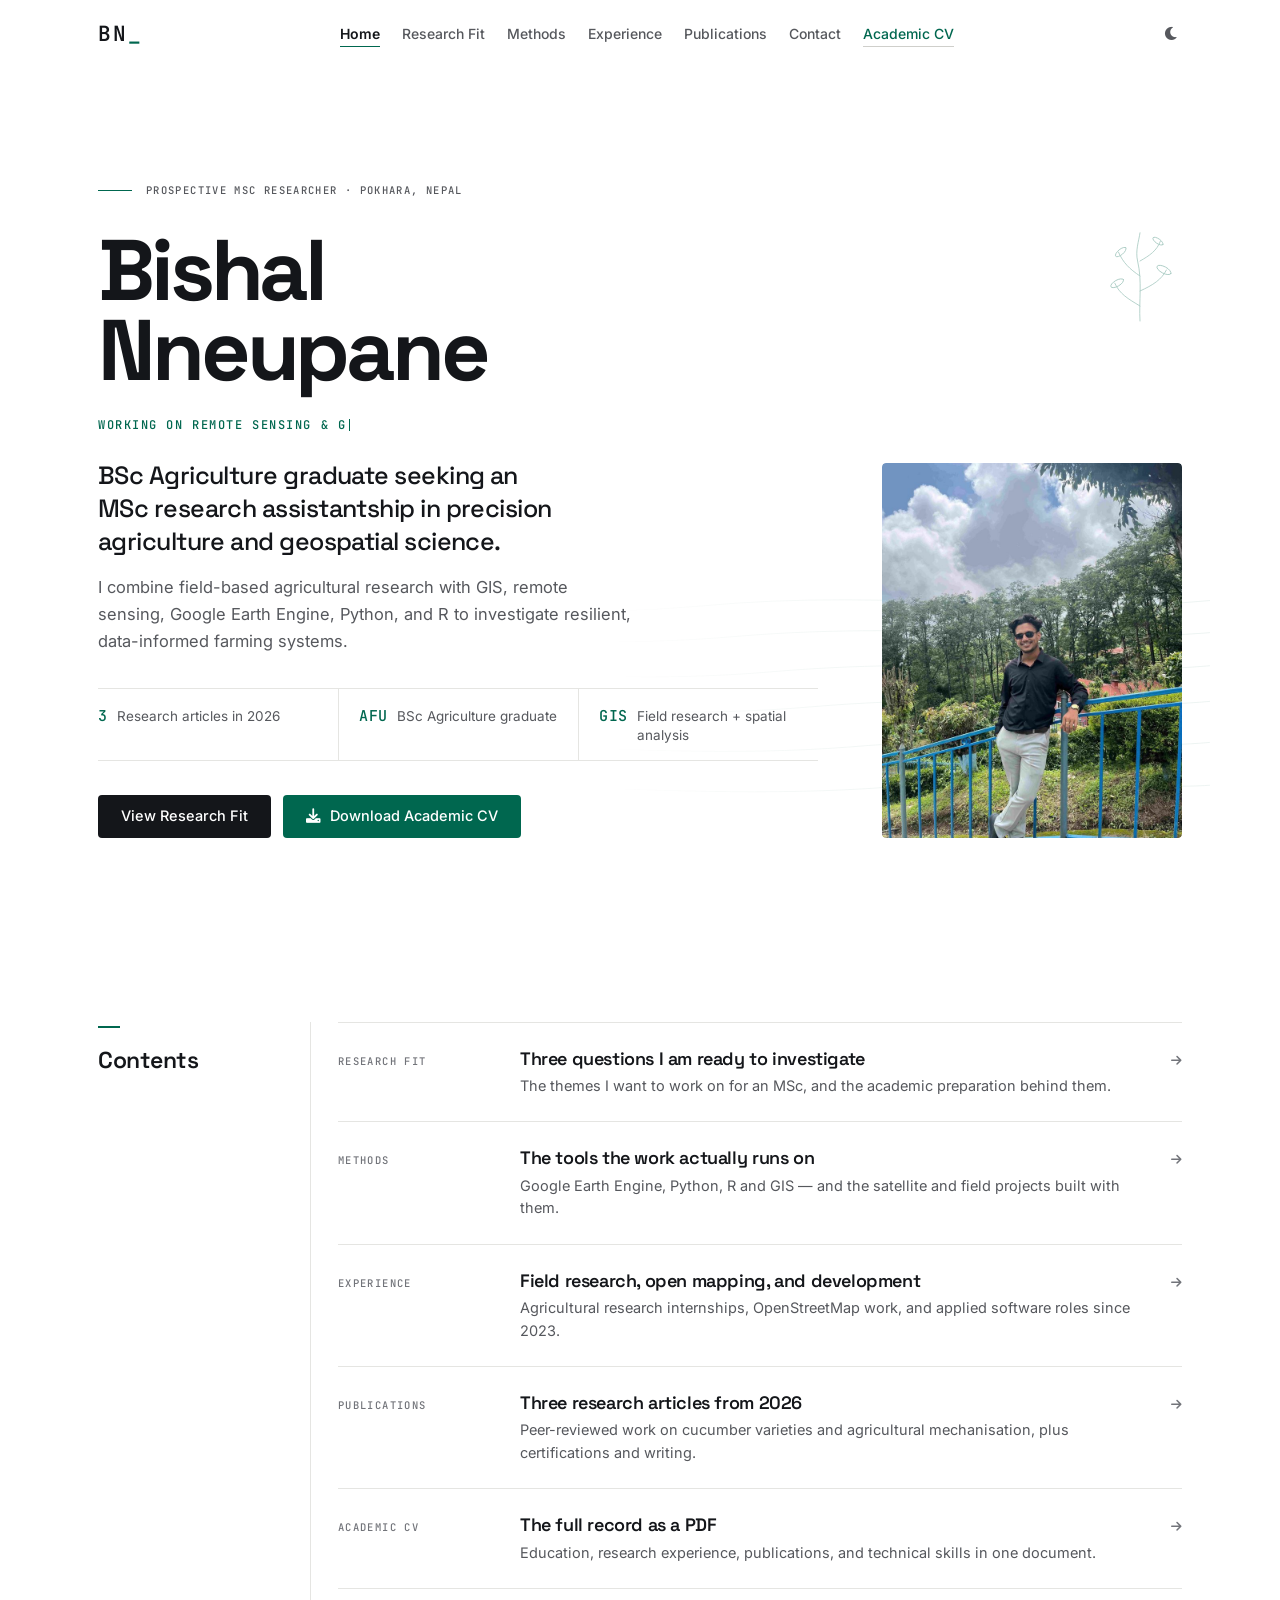
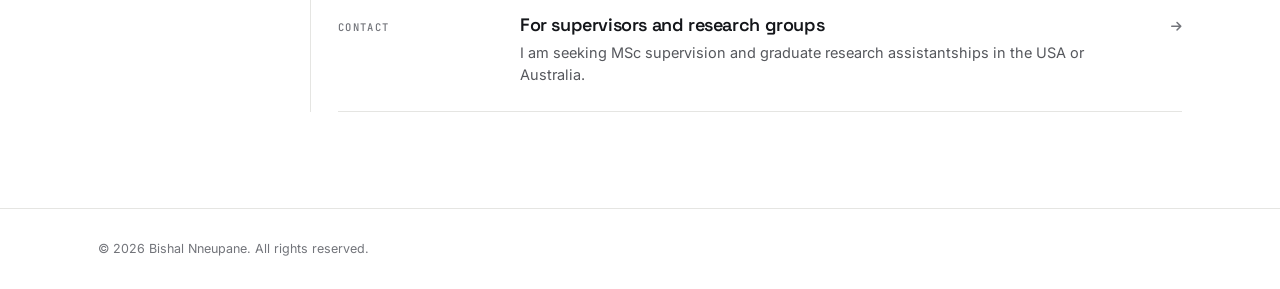
<file: index.html>
<!DOCTYPE html>
<html lang="en">

<head>
    <!-- Google Tag Manager -->
    <script>(function (w, d, s, l, i) {
            w[l] = w[l] || []; w[l].push({
                'gtm.start':
                    new Date().getTime(), event: 'gtm.js'
            }); var f = d.getElementsByTagName(s)[0],
                j = d.createElement(s), dl = l != 'dataLayer' ? '&l=' + l : ''; j.async = true; j.src =
                    'https://www.googletagmanager.com/gtm.js?id=' + i + dl; f.parentNode.insertBefore(j, f);
        })(window, document, 'script', 'dataLayer', 'GTM-NJG6S7FP');</script>
    <!-- End Google Tag Manager -->

    <meta charset="UTF-8">
    <meta name="viewport"
        content="width=device-width, initial-scale=1.0, maximum-scale=5.0, user-scalable=yes, viewport-fit=cover">
    <meta name="theme-color" content="#FFFFFF">

    <!-- Applied before first paint so the page never flashes the wrong theme.
         Light is the default for everyone; dark is only used when the visitor
         has explicitly chosen it here before. The OS setting is not followed. -->
    <script>
        (function () {
            try {
                var stored = localStorage.getItem('theme');
                document.documentElement.setAttribute('data-theme', stored === 'dark' ? 'dark' : 'light');
            } catch (e) {
                document.documentElement.setAttribute('data-theme', 'light');
            }
        })();
    </script>
    <meta name="mobile-web-app-capable" content="yes">
    <meta name="apple-mobile-web-app-capable" content="yes">
    <meta name="apple-mobile-web-app-status-bar-style" content="default">
    <meta name="apple-mobile-web-app-title" content="Bishal Nneupane">

    <!-- SEO Meta Tags -->
    <meta name="description"
        content="Bishal Nneupane is a prospective MSc researcher from Nepal working at the intersection of precision agriculture, remote sensing, GIS, and agricultural data science.">
    <meta name="keywords"
        content="Bishal Nneupane, Precision Agriculture Nepal, Remote Sensing Expert, Google Earth Engine, Agricultural Data Science, NDVI Monitoring, GIS Nepal">
    <meta name="author" content="Bishal Nneupane">
    <meta name="robots" content="index, follow, max-snippet:-1, max-image-preview:large, max-video-preview:-1">
    <link rel="canonical" href="https://www.bishalnneupane.com.np/">
    <link rel="alternate" hreflang="en" href="https://www.bishalnneupane.com.np/" />
    <link rel="alternate" hreflang="x-default" href="https://www.bishalnneupane.com.np/" />

    <!-- Open Graph Meta Tags -->
    <meta property="og:title" content="Bishal Nneupane – Prospective MSc Researcher | Precision Agriculture">
    <meta property="og:description"
        content="Bishal Nneupane is a prospective MSc researcher from Nepal working at the intersection of precision agriculture, remote sensing, GIS, and agricultural data science.">
    <meta property="og:image" content="https://www.bishalnneupane.com.np/og-image.jpg">
    <meta property="og:image:width" content="1200">
    <meta property="og:image:height" content="630">
    <meta property="og:image:alt" content="Bishal Nneupane - Precision Agriculture Specialist from Nepal">
    <meta property="og:url" content="https://www.bishalnneupane.com.np/">
    <meta property="og:type" content="website">
    <meta property="og:locale" content="en_US">
    <meta property="og:site_name" content="Bishal Nneupane">

    <!-- Twitter Card Meta Tags -->
    <meta name="twitter:card" content="summary_large_image">
    <meta name="twitter:site" content="@bishalnneupane1">
    <meta name="twitter:creator" content="@bishalnneupane1">
    <meta name="twitter:title" content="Bishal Nneupane – Prospective MSc Researcher | Precision Agriculture">
    <meta name="twitter:description"
        content="Bishal Nneupane is a prospective MSc researcher from Nepal working at the intersection of precision agriculture, remote sensing, GIS, and agricultural data science.">
    <meta name="twitter:image" content="https://www.bishalnneupane.com.np/og-image.jpg">
    <meta name="twitter:image:alt" content="Bishal Nneupane - Precision Agriculture Specialist">

    <link rel="preconnect" href="https://cdnjs.cloudflare.com">
    <link rel="dns-prefetch" href="https://cdnjs.cloudflare.com">
    <link rel="preconnect" href="https://fonts.googleapis.com">
    <link rel="preconnect" href="https://fonts.gstatic.com" crossorigin>
    <link
        href="https://fonts.googleapis.com/css2?family=Space+Grotesk:wght@500;600;700&family=Inter:wght@400;500;600;700&family=JetBrains+Mono:wght@400;500&display=swap"
        rel="stylesheet">

    <!-- Preload critical resources -->
    <link rel="preload" href="style.css" as="style">
    <link rel="preload" href="script.js" as="script">
    <link rel="preload" href="bishal_neupane.jpg" as="image">

    <!-- Favicon and Icons -->
    <link rel="icon" type="image/png" sizes="512x512" href="favicon-512x512.png">
    <link rel="apple-touch-icon" sizes="180x180" href="apple-touch-icon.png">
    <link rel="icon" type="image/png" sizes="32x32" href="favicon-32x32.png">
    <link rel="icon" type="image/png" sizes="16x16" href="favicon-16x16.png">
    <link rel="manifest" href="site.webmanifest">

    <title>Bishal Nneupane – Prospective MSc Researcher | Precision Agriculture</title>
    <link rel="stylesheet" href="style.css">
    <link href="https://cdnjs.cloudflare.com/ajax/libs/font-awesome/6.0.0/css/all.min.css" rel="stylesheet">
    <script type="application/ld+json">
    {
        "@context": "https://schema.org",
        "@type": "Person",
        "name": "Bishal Nneupane",
        "givenName": "Bishal",
        "familyName": "Nneupane",
        "jobTitle": "Precision Agriculture Specialist & Remote Sensing Expert",
        "description": "Precision agriculture specialist and agricultural data scientist from Nepal, specializing in remote sensing, Google Earth Engine, and sustainable farming solutions.",
        "url": "https://www.bishalnneupane.com.np/",
        "image": {
            "@type": "ImageObject",
            "url": "https://www.bishalnneupane.com.np/bishal_neupane.jpg",
            "width": 800,
            "height": 800
        },
        "email": "contact@bishalnneupane.com.np",
        "telephone": "+977-9807477734",
        "sameAs": [
            "https://www.researchgate.net/profile/Bishal-Neupane-7",
            "https://www.linkedin.com/in/bishalnneupane/",
            "https://github.com/bishalnneupane1",
            "https://www.facebook.com/bishal.nneupane/",
            "https://x.com/bishalnneupane1",
            "https://www.instagram.com/bishalnneupane/",
            "https://www.youtube.com/@bishalnneupane"
        ],
        "address": {
            "@type": "PostalAddress",
            "addressLocality": "Pokhara",
            "addressRegion": "Gandaki",
            "addressCountry": "NP"
        },
        "alumniOf": {
            "@type": "CollegeOrUniversity",
            "name": "Agriculture and Forestry University (AFU)",
            "url": "https://afu.edu.np/"
        },
        "knowsAbout": [
            "Precision Agriculture",
            "Remote Sensing",
            "Google Earth Engine",
            "Agricultural Data Science",
            "GIS Analysis",
            "Satellite Imagery Analysis",
            "Python Programming",
            "R Programming",
            "NDVI Analysis",
            "Crop Monitoring",
            "Sustainable Farming",
            "Machine Learning"
        ],
        "hasOccupation": {
            "@type": "Occupation",
            "name": "BSc Agriculture Graduate and Prospective MSc Researcher",
            "occupationLocation": {
                "@type": "Country",
                "name": "Nepal"
            }
        },
        "nationality": {
            "@type": "Country",
            "name": "Nepal"
        }
    }
    </script>
    <script type="application/ld+json">
    {
        "@context": "https://schema.org",
        "@type": "WebSite",
        "name": "Bishal Nneupane – Precision Agriculture & Remote Sensing Expert",
        "url": "https://www.bishalnneupane.com.np/",
        "description": "Portfolio website of Bishal Nneupane, a precision agriculture specialist and remote sensing expert from Nepal.",
        "author": {
            "@type": "Person",
            "name": "Bishal Nneupane"
        },
        "inLanguage": "en"
    }
    </script>
    <script type="application/ld+json">
    {
        "@context": "https://schema.org",
        "@type": "ProfessionalService",
        "name": "Bishal Nneupane – Agricultural Consulting & Remote Sensing Services",
        "description": "Professional consulting in precision agriculture, Google Earth Engine development, satellite remote sensing analysis, and agricultural data science.",
        "url": "https://www.bishalnneupane.com.np/",
        "telephone": "+977-9807477734",
        "email": "contact@bishalnneupane.com.np",
        "address": {
            "@type": "PostalAddress",
            "addressLocality": "Pokhara",
            "addressRegion": "Gandaki",
            "addressCountry": "NP"
        },
        "areaServed": [
            {
                "@type": "Country",
                "name": "Nepal"
            },
            {
                "@type": "Place",
                "name": "South Asia"
            }
        ],
        "serviceType": [
            "Precision Agriculture Consulting",
            "Remote Sensing Analysis",
            "Google Earth Engine Development",
            "Agricultural Data Science"
        ]
    }
    </script>
    <script type="application/ld+json">
    {
        "@context": "https://schema.org",
        "@type": "FAQPage",
        "mainEntity": [
            {
                "@type": "Question",
                "name": "What is precision agriculture and how is it used in Nepal?",
                "acceptedAnswer": {
                    "@type": "Answer",
                    "text": "Precision agriculture uses satellite remote sensing, GPS, GIS, and data analytics to optimize farming practices. In Nepal, it helps monitor crop health via NDVI indices, classify land cover using Google Earth Engine, and improve irrigation and fertilizer application for sustainable farming across diverse terrain."
                }
            },
            {
                "@type": "Question",
                "name": "How does Google Earth Engine help in agricultural analysis?",
                "acceptedAnswer": {
                    "@type": "Answer",
                    "text": "Google Earth Engine is a cloud computing platform that provides access to Sentinel-2, Landsat, and MODIS satellite data. It enables calculation of vegetation indices like NDVI, NDWI, SAVI, and GCI for crop health assessment, land-cover classification using K-Means clustering, and time-series analysis of agricultural changes."
                }
            },
            {
                "@type": "Question",
                "name": "What services does Bishal Nneupane offer?",
                "acceptedAnswer": {
                    "@type": "Answer",
                    "text": "Bishal Nneupane offers precision agriculture consulting, Google Earth Engine development, satellite remote sensing analysis, agricultural data science, GIS mapping, AI-powered solution development, and full-stack web application development for agriculture and fintech."
                }
            },
            {
                "@type": "Question",
                "name": "What is NDVI and why is it important for crop monitoring?",
                "acceptedAnswer": {
                    "@type": "Answer",
                    "text": "NDVI (Normalized Difference Vegetation Index) measures plant health using satellite imagery by comparing near-infrared and red light reflection. Values range from -1 to 1, with higher values indicating healthier vegetation. It is crucial for monitoring crop growth, detecting stress, optimizing irrigation, and predicting yield."
                }
            }
        ]
    }
    </script>
</head>

<body>
    <!-- Google Tag Manager (noscript) -->
    <noscript><iframe src="https://www.googletagmanager.com/ns.html?id=GTM-NJG6S7FP" height="0" width="0"
            style="display:none;visibility:hidden"></iframe></noscript>
    <!-- End Google Tag Manager (noscript) -->

    <!-- Noscript fallback for SEO crawlers -->
    <noscript>
        <style>
            .animate-on-scroll {
                opacity: 1 !important;
                transform: none !important;
            }
        </style>
    </noscript>
    <header>
        <nav class="navbar">
            <div class="nav-container">
                <a href="index.html" class="logo" aria-current="page">BN<span class="logo-cursor">_</span></a>
                <ul class="nav-menu" id="primary-navigation">
                    <li><a href="index.html" title="Back to the homepage" aria-current="page">Home</a></li>
                    <li><a href="research-fit.html" title="MSc research interests and assistantship fit">Research Fit</a></li>
                    <li><a href="methods.html" title="Research methods, technical skills, and applied projects">Methods</a></li>
                    <li><a href="experience.html" title="Research, field, and development experience">Experience</a></li>
                    <li><a href="publications.html" title="Research articles, certifications, and writing">Publications</a></li>
                    <li><a href="contact.html" title="Contact Bishal about MSc supervision or research assistantships">Contact</a></li>
                    <li><a href="cv.html" class="nav-cta" title="Download academic CV">Academic CV</a></li>
                </ul>
                <div class="nav-actions">
                    <button class="theme-toggle" type="button" aria-label="Switch to dark theme" aria-pressed="false">
                        <i class="fas fa-sun" aria-hidden="true"></i>
                        <i class="fas fa-moon" aria-hidden="true"></i>
                    </button>
                    <button class="hamburger" type="button" aria-label="Toggle navigation menu" aria-controls="primary-navigation" aria-expanded="false">
                        <span></span>
                        <span></span>
                        <span></span>
                    </button>
                </div>
            </div>
        </nav>
    </header>

    <main id="main-content">
        <section id="home" class="hero">
            <div class="container">
                <div class="hero-wrapper">
                    <div class="hero-main-content">
                        <div class="hero-text-section">
                            <p class="hero-kicker">Prospective MSc researcher · Pokhara, Nepal</p>
                            <h1><span class="hero-name">Bishal<br>Nneupane</span><span class="hero-role">Working on <span id="typewriter">precision agriculture</span><span class="cursor" aria-hidden="true"></span></span></h1>
                            <h2 class="hero-tagline">BSc Agriculture graduate seeking an MSc research assistantship in precision agriculture and geospatial science.</h2>
                            <p class="hero-summary">I combine field-based agricultural research with GIS, remote sensing, Google Earth Engine, Python, and R to investigate resilient, data-informed farming systems.</p>
                            <div class="hero-evidence" aria-label="Academic highlights">
                                <div><strong>3</strong><span>Research articles in 2026</span></div>
                                <div><strong>AFU</strong><span>BSc Agriculture graduate</span></div>
                                <div><strong>GIS</strong><span>Field research + spatial analysis</span></div>
                            </div>
                            <div class="cta-buttons">
                                <a href="research-fit.html" class="btn btn-primary">View Research Fit</a>
                                <a href="Bishal_Neupane_agriculture_cv.pdf" download class="btn btn-accent">
                                    <i class="fas fa-download"></i> Download Academic CV
                                </a>
                            </div>
                        </div>
                        <div class="hero-photo-section">
                            <div class="photo-container">
                                <div class="photo-placeholder">
                                    <img src="bishal_neupane.jpg"
                                        alt="Bishal Nneupane, BSc Agriculture graduate and prospective MSc researcher from Pokhara, Nepal"
                                        loading="eager" decoding="async" width="750" height="1000" fetchpriority="high"
                                        style="width: 100%; height: 100%; object-fit: cover; z-index: 10; position: relative; border-radius: inherit;">
                                </div>
                                <div class="photo-decoration"></div>
                            </div>
                            <div class="photo-glow"></div>
                        </div>
                    </div>
                </div>
                <div class="hero-decoration" aria-hidden="true">
                    <!-- Contour lines: rice terraces from above -->
                    <svg class="hero-contour" viewBox="0 0 1200 600" preserveAspectRatio="none">
                        <g fill="none" stroke="currentColor" stroke-width="1" stroke-linecap="round" opacity="0.55">
                            <path d="M-20,140 C220,80 420,180 660,140 C880,100 1040,170 1240,120"/>
                            <path d="M-20,200 C260,150 460,240 700,200 C920,165 1060,225 1240,185"/>
                            <path d="M-20,265 C280,220 500,310 740,270 C960,235 1080,290 1240,250"/>
                            <path d="M-20,335 C300,290 540,380 780,340 C1000,305 1100,360 1240,320"/>
                            <path d="M-20,410 C320,370 580,455 820,420 C1040,385 1130,440 1240,400"/>
                            <path d="M-20,490 C340,455 620,535 860,500 C1080,470 1160,520 1240,485"/>
                        </g>
                    </svg>
                    <!-- Hand-drawn botanical sprig: top-left -->
                    <svg class="botanical botanical-sprig sprig-1" viewBox="0 0 120 160" aria-hidden="true">
                        <g fill="none" stroke="currentColor" stroke-width="1.4" stroke-linecap="round" stroke-linejoin="round">
                            <path d="M60,155 C58,120 64,90 56,55 C52,38 58,22 60,8"/>
                            <path d="M60,130 C40,118 26,110 18,92" />
                            <ellipse cx="22" cy="92" rx="12" ry="5" transform="rotate(-30 22 92)"/>
                            <path d="M60,105 C82,95 96,86 104,70"/>
                            <ellipse cx="100" cy="70" rx="13" ry="5.5" transform="rotate(28 100 70)"/>
                            <path d="M60,80 C42,68 32,58 24,40"/>
                            <ellipse cx="28" cy="40" rx="11" ry="4.5" transform="rotate(-40 28 40)"/>
                            <path d="M60,55 C76,46 88,38 94,22"/>
                            <ellipse cx="90" cy="22" rx="10" ry="4" transform="rotate(35 90 22)"/>
                        </g>
                    </svg>
                    <!-- Hand-drawn fern frond: bottom-right -->
                    <svg class="botanical botanical-fern sprig-2" viewBox="0 0 140 180" aria-hidden="true">
                        <g fill="none" stroke="currentColor" stroke-width="1.3" stroke-linecap="round" stroke-linejoin="round">
                            <path d="M20,175 C30,140 48,110 68,82 C86,56 102,32 130,12"/>
                            <path d="M40,140 C32,148 28,156 26,164" />
                            <path d="M48,130 C42,138 38,144 36,150" />
                            <path d="M58,115 C50,121 46,128 44,134" />
                            <path d="M66,102 C58,108 54,114 52,118" />
                            <path d="M76,88 C68,92 64,98 62,102" />
                            <path d="M86,72 C78,76 74,82 72,86" />
                            <path d="M96,58 C88,62 84,66 82,70" />
                            <path d="M106,44 C98,48 94,52 92,55" />
                            <path d="M48,132 C58,128 64,123 68,116" />
                            <path d="M58,116 C68,112 74,107 78,100" />
                            <path d="M68,100 C78,96 84,91 88,84" />
                            <path d="M78,84 C88,80 93,75 96,70" />
                            <path d="M88,68 C96,65 102,60 104,55" />
                        </g>
                    </svg>
                    <!-- Drifting seedling -->
                    <svg class="botanical botanical-seed sprig-3" viewBox="0 0 80 80" aria-hidden="true">
                        <g fill="none" stroke="currentColor" stroke-width="1.3" stroke-linecap="round" stroke-linejoin="round">
                            <path d="M40,72 C40,55 40,42 40,28"/>
                            <path d="M40,42 C28,38 22,30 22,18"/>
                            <ellipse cx="26" cy="22" rx="10" ry="4" transform="rotate(-32 26 22)"/>
                            <path d="M40,42 C52,38 58,30 58,18"/>
                            <ellipse cx="54" cy="22" rx="10" ry="4" transform="rotate(32 54 22)"/>
                            <path d="M30,72 C36,70 44,70 50,72"/>
                        </g>
                    </svg>
                </div>
            </div>
            </div>
        </section>

        <section id="contents" class="page-index">
            <div class="container">
                <h2>Contents</h2>
                <nav class="index-list" aria-label="Site sections">
                    <a href="research-fit.html" class="index-entry">
                        <span class="index-label">Research fit</span>
                        <span class="index-body">
                            <span class="index-title">Three questions I am ready to investigate</span>
                            <span class="index-note">The themes I want to work on for an MSc, and the academic preparation behind them.</span>
                        </span>
                        <i class="fas fa-arrow-right" aria-hidden="true"></i>
                    </a>
                    <a href="methods.html" class="index-entry">
                        <span class="index-label">Methods</span>
                        <span class="index-body">
                            <span class="index-title">The tools the work actually runs on</span>
                            <span class="index-note">Google Earth Engine, Python, R and GIS — and the satellite and field projects built with them.</span>
                        </span>
                        <i class="fas fa-arrow-right" aria-hidden="true"></i>
                    </a>
                    <a href="experience.html" class="index-entry">
                        <span class="index-label">Experience</span>
                        <span class="index-body">
                            <span class="index-title">Field research, open mapping, and development</span>
                            <span class="index-note">Agricultural research internships, OpenStreetMap work, and applied software roles since 2023.</span>
                        </span>
                        <i class="fas fa-arrow-right" aria-hidden="true"></i>
                    </a>
                    <a href="publications.html" class="index-entry">
                        <span class="index-label">Publications</span>
                        <span class="index-body">
                            <span class="index-title">Three research articles from 2026</span>
                            <span class="index-note">Peer-reviewed work on cucumber varieties and agricultural mechanisation, plus certifications and writing.</span>
                        </span>
                        <i class="fas fa-arrow-right" aria-hidden="true"></i>
                    </a>
                    <a href="cv.html" class="index-entry">
                        <span class="index-label">Academic CV</span>
                        <span class="index-body">
                            <span class="index-title">The full record as a PDF</span>
                            <span class="index-note">Education, research experience, publications, and technical skills in one document.</span>
                        </span>
                        <i class="fas fa-arrow-right" aria-hidden="true"></i>
                    </a>
                    <a href="contact.html" class="index-entry">
                        <span class="index-label">Contact</span>
                        <span class="index-body">
                            <span class="index-title">For supervisors and research groups</span>
                            <span class="index-note">I am seeking MSc supervision and graduate research assistantships in the USA or Australia.</span>
                        </span>
                        <i class="fas fa-arrow-right" aria-hidden="true"></i>
                    </a>
                </nav>
            </div>
        </section>
    </main>

    <footer>
        <div class="container">
            <p>&copy; <span id="copyright-year">2026</span> Bishal Nneupane. All rights reserved.</p>
        </div>
    </footer>

    <script defer src="script.js"></script>
</body>

</html>
</file>
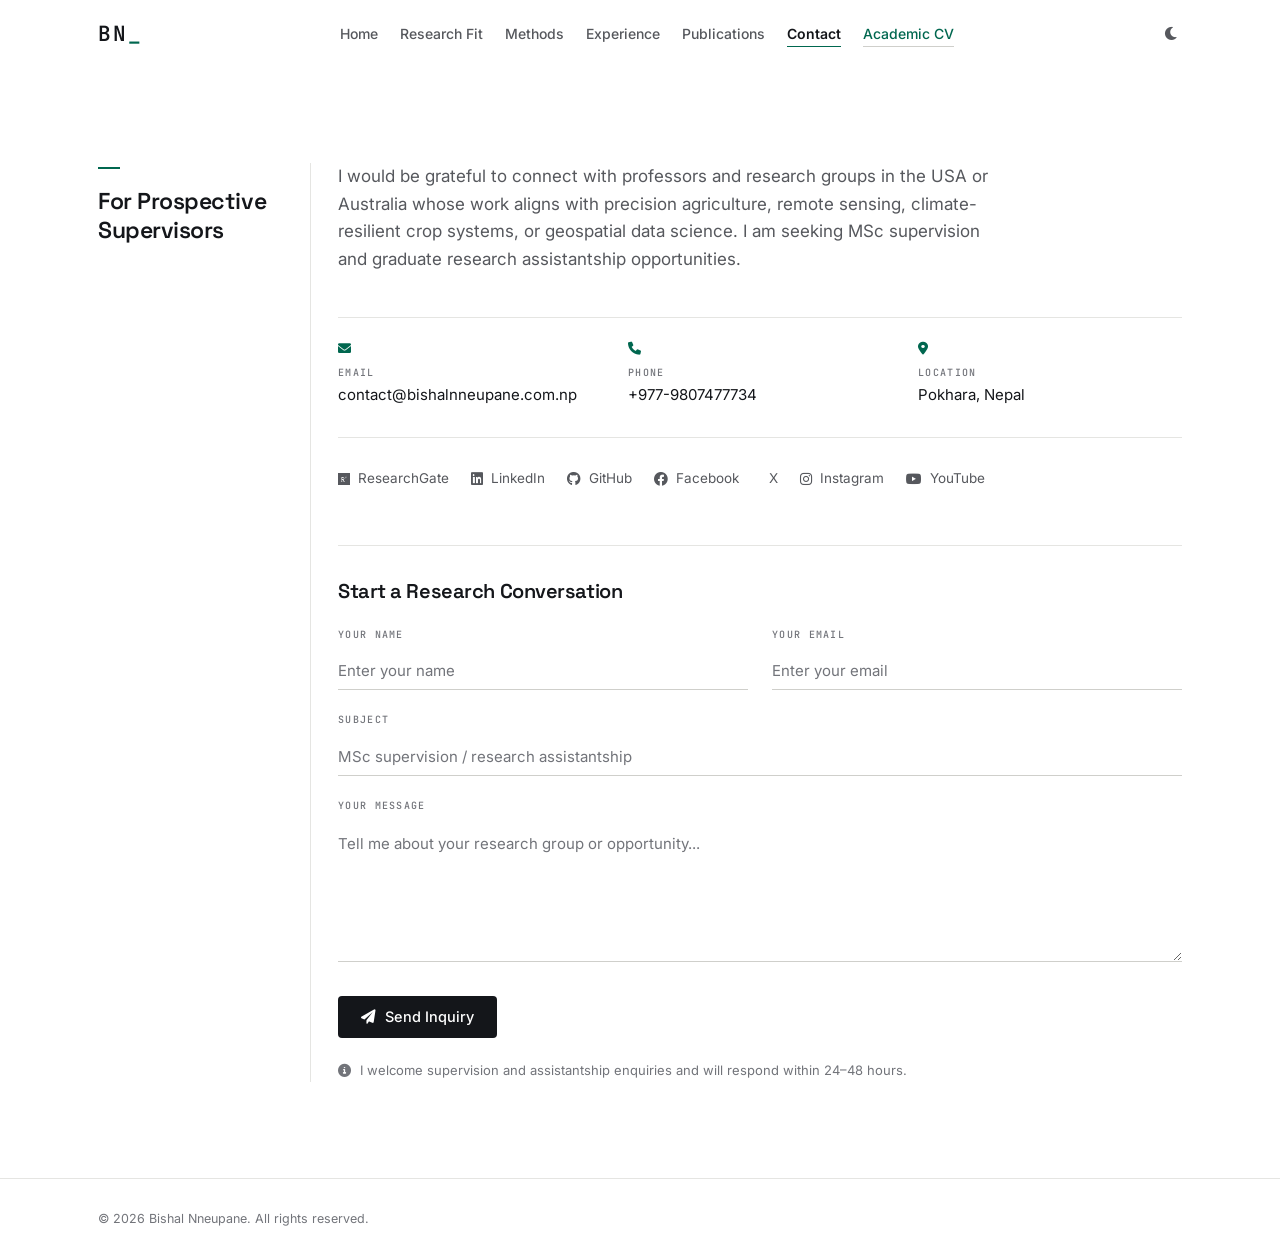
<file: contact.html>
<!DOCTYPE html>
<html lang="en">

<head>
    <!-- Google Tag Manager -->
    <script>(function (w, d, s, l, i) {
            w[l] = w[l] || []; w[l].push({
                'gtm.start':
                    new Date().getTime(), event: 'gtm.js'
            }); var f = d.getElementsByTagName(s)[0],
                j = d.createElement(s), dl = l != 'dataLayer' ? '&l=' + l : ''; j.async = true; j.src =
                    'https://www.googletagmanager.com/gtm.js?id=' + i + dl; f.parentNode.insertBefore(j, f);
        })(window, document, 'script', 'dataLayer', 'GTM-NJG6S7FP');</script>
    <!-- End Google Tag Manager -->

    <meta charset="UTF-8">
    <meta name="viewport"
        content="width=device-width, initial-scale=1.0, maximum-scale=5.0, user-scalable=yes, viewport-fit=cover">
    <meta name="theme-color" content="#FFFFFF">

    <!-- Applied before first paint so the page never flashes the wrong theme.
         Light is the default for everyone; dark is only used when the visitor
         has explicitly chosen it here before. The OS setting is not followed. -->
    <script>
        (function () {
            try {
                var stored = localStorage.getItem('theme');
                document.documentElement.setAttribute('data-theme', stored === 'dark' ? 'dark' : 'light');
            } catch (e) {
                document.documentElement.setAttribute('data-theme', 'light');
            }
        })();
    </script>
    <meta name="mobile-web-app-capable" content="yes">
    <meta name="apple-mobile-web-app-capable" content="yes">
    <meta name="apple-mobile-web-app-status-bar-style" content="default">
    <meta name="apple-mobile-web-app-title" content="Bishal Nneupane">

    <!-- SEO Meta Tags -->
    <meta name="description"
        content="Contact Bishal Nneupane about MSc supervision, funded graduate assistantships, and research collaborations in precision agriculture, remote sensing and geospatial data science.">
    <meta name="keywords"
        content="Bishal Nneupane, Precision Agriculture Nepal, Remote Sensing Expert, Google Earth Engine, Agricultural Data Science, NDVI Monitoring, GIS Nepal">
    <meta name="author" content="Bishal Nneupane">
    <meta name="robots" content="index, follow, max-snippet:-1, max-image-preview:large, max-video-preview:-1">
    <link rel="canonical" href="https://www.bishalnneupane.com.np/contact.html">
    <link rel="alternate" hreflang="en" href="https://www.bishalnneupane.com.np/contact.html" />
    <link rel="alternate" hreflang="x-default" href="https://www.bishalnneupane.com.np/contact.html" />

    <!-- Open Graph Meta Tags -->
    <meta property="og:title" content="Contact – MSc Supervision &amp; Research Assistantships | Bishal Nneupane">
    <meta property="og:description"
        content="Contact Bishal Nneupane about MSc supervision, funded graduate assistantships, and research collaborations in precision agriculture, remote sensing and geospatial data science.">
    <meta property="og:image" content="https://www.bishalnneupane.com.np/og-image.jpg">
    <meta property="og:image:width" content="1200">
    <meta property="og:image:height" content="630">
    <meta property="og:image:alt" content="Bishal Nneupane - Precision Agriculture Specialist from Nepal">
    <meta property="og:url" content="https://www.bishalnneupane.com.np/contact.html">
    <meta property="og:type" content="website">
    <meta property="og:locale" content="en_US">
    <meta property="og:site_name" content="Bishal Nneupane">

    <!-- Twitter Card Meta Tags -->
    <meta name="twitter:card" content="summary_large_image">
    <meta name="twitter:site" content="@bishalnneupane1">
    <meta name="twitter:creator" content="@bishalnneupane1">
    <meta name="twitter:title" content="Contact – MSc Supervision &amp; Research Assistantships | Bishal Nneupane">
    <meta name="twitter:description"
        content="Contact Bishal Nneupane about MSc supervision, funded graduate assistantships, and research collaborations in precision agriculture, remote sensing and geospatial data science.">
    <meta name="twitter:image" content="https://www.bishalnneupane.com.np/og-image.jpg">
    <meta name="twitter:image:alt" content="Bishal Nneupane - Precision Agriculture Specialist">

    <link rel="preconnect" href="https://cdnjs.cloudflare.com">
    <link rel="dns-prefetch" href="https://cdnjs.cloudflare.com">
    <link rel="preconnect" href="https://fonts.googleapis.com">
    <link rel="preconnect" href="https://fonts.gstatic.com" crossorigin>
    <link
        href="https://fonts.googleapis.com/css2?family=Space+Grotesk:wght@500;600;700&family=Inter:wght@400;500;600;700&family=JetBrains+Mono:wght@400;500&display=swap"
        rel="stylesheet">

    <!-- Preload critical resources -->
    <link rel="preload" href="style.css" as="style">
    <link rel="preload" href="script.js" as="script">

    <!-- Favicon and Icons -->
    <link rel="icon" type="image/png" sizes="512x512" href="favicon-512x512.png">
    <link rel="apple-touch-icon" sizes="180x180" href="apple-touch-icon.png">
    <link rel="icon" type="image/png" sizes="32x32" href="favicon-32x32.png">
    <link rel="icon" type="image/png" sizes="16x16" href="favicon-16x16.png">
    <link rel="manifest" href="site.webmanifest">

    <title>Contact – MSc Supervision &amp; Research Assistantships | Bishal Nneupane</title>
    <link rel="stylesheet" href="style.css">
    <link href="https://cdnjs.cloudflare.com/ajax/libs/font-awesome/6.0.0/css/all.min.css" rel="stylesheet">
    <script type="application/ld+json">
    {
        "@context": "https://schema.org",
        "@type": "BreadcrumbList",
        "itemListElement": [
            {
                "@type": "ListItem",
                "position": 1,
                "name": "Home",
                "item": "https://www.bishalnneupane.com.np/"
            },
            {
                "@type": "ListItem",
                "position": 2,
                "name": "Contact",
                "item": "https://www.bishalnneupane.com.np/contact.html"
            }
        ]
    }
    </script>
</head>

<body>
    <!-- Google Tag Manager (noscript) -->
    <noscript><iframe src="https://www.googletagmanager.com/ns.html?id=GTM-NJG6S7FP" height="0" width="0"
            style="display:none;visibility:hidden"></iframe></noscript>
    <!-- End Google Tag Manager (noscript) -->

    <!-- Noscript fallback for SEO crawlers -->
    <noscript>
        <style>
            .animate-on-scroll {
                opacity: 1 !important;
                transform: none !important;
            }
        </style>
    </noscript>
    <header>
        <nav class="navbar">
            <div class="nav-container">
                <a href="index.html" class="logo">BN<span class="logo-cursor">_</span></a>
                <ul class="nav-menu" id="primary-navigation">
                    <li><a href="index.html" title="Back to the homepage">Home</a></li>
                    <li><a href="research-fit.html" title="MSc research interests and assistantship fit">Research Fit</a></li>
                    <li><a href="methods.html" title="Research methods, technical skills, and applied projects">Methods</a></li>
                    <li><a href="experience.html" title="Research, field, and development experience">Experience</a></li>
                    <li><a href="publications.html" title="Research articles, certifications, and writing">Publications</a></li>
                    <li><a href="contact.html" title="Contact Bishal about MSc supervision or research assistantships" aria-current="page">Contact</a></li>
                    <li><a href="cv.html" class="nav-cta" title="Download academic CV">Academic CV</a></li>
                </ul>
                <div class="nav-actions">
                    <button class="theme-toggle" type="button" aria-label="Switch to dark theme" aria-pressed="false">
                        <i class="fas fa-sun" aria-hidden="true"></i>
                        <i class="fas fa-moon" aria-hidden="true"></i>
                    </button>
                    <button class="hamburger" type="button" aria-label="Toggle navigation menu" aria-controls="primary-navigation" aria-expanded="false">
                        <span></span>
                        <span></span>
                        <span></span>
                    </button>
                </div>
            </div>
        </nav>
    </header>

    <main id="main-content">
        <section id="contact" class="contact">
            <div class="container">
                <h1>For Prospective Supervisors</h1>
                <p>I would be grateful to connect with professors and research groups in the USA or Australia whose work aligns with precision agriculture, remote sensing, climate-resilient crop systems, or geospatial data science. I am seeking MSc supervision and graduate research assistantship opportunities.</p>
                <div class="contact-info">
                    <div class="contact-item">
                        <i class="fas fa-envelope"></i>
                        <div>
                            <h3>Email</h3>
                            <p>contact@bishalnneupane.com.np</p>
                        </div>
                    </div>
                    <div class="contact-item">
                        <i class="fas fa-phone"></i>
                        <div>
                            <h3>Phone</h3>
                            <p>+977-9807477734</p>
                        </div>
                    </div>
                    <div class="contact-item">
                        <i class="fas fa-map-marker-alt"></i>
                        <div>
                            <h3>Location</h3>
                            <p>Pokhara, Nepal</p>
                        </div>
                    </div>
                </div>
                <div class="social-links">
                    <a href="https://www.researchgate.net/profile/Bishal-Neupane-7" target="_blank" rel="noopener me"
                        class="social-link researchgate" title="ResearchGate Profile">
                        <i class="fab fa-researchgate"></i>
                        <span class="social-label">ResearchGate</span>
                    </a>
                    <a href="https://www.linkedin.com/in/bishalnneupane/" target="_blank" rel="noopener me"
                        class="social-link linkedin" title="LinkedIn Profile">
                        <i class="fab fa-linkedin"></i>
                        <span class="social-label">LinkedIn</span>
                    </a>
                    <a href="https://github.com/bishalnneupane1" target="_blank" rel="noopener me"
                        class="social-link github" title="GitHub Profile">
                        <i class="fab fa-github"></i>
                        <span class="social-label">GitHub</span>
                    </a>
                    <a href="https://www.facebook.com/bishal.nneupane/" target="_blank" rel="noopener me"
                        class="social-link facebook" title="Facebook Profile">
                        <i class="fab fa-facebook"></i>
                        <span class="social-label">Facebook</span>
                    </a>
                    <a href="https://x.com/bishalnneupane1" target="_blank" rel="noopener me"
                        class="social-link x-twitter" title="X (formerly Twitter) Profile">
                        <i class="fab fa-x-twitter"></i>
                        <span class="social-label">X</span>
                    </a>
                    <a href="https://www.instagram.com/bishalnneupane/" target="_blank" rel="noopener me"
                        class="social-link instagram" title="Instagram Profile">
                        <i class="fab fa-instagram"></i>
                        <span class="social-label">Instagram</span>
                    </a>
                    <a href="https://www.youtube.com/@bishalnneupane" target="_blank" rel="noopener me"
                        class="social-link youtube" title="YouTube Channel">
                        <i class="fab fa-youtube"></i>
                        <span class="social-label">YouTube</span>
                    </a>
                </div>

                <!-- Contact Form -->
                <div class="contact-form-section">
                    <h3>Start a Research Conversation</h3>
                    <form action="https://formspree.io/f/mlgllnjy" method="POST" class="contact-form">
                        <div class="form-row">
                            <div class="form-group">
                                <label for="name">Your Name</label>
                                <input type="text" id="name" name="name" placeholder="Enter your name" required>
                            </div>
                            <div class="form-group">
                                <label for="email">Your Email</label>
                                <input type="email" id="email" name="email" placeholder="Enter your email" required>
                            </div>
                        </div>
                        <div class="form-group">
                            <label for="subject">Subject</label>
                            <input type="text" id="subject" name="subject" placeholder="MSc supervision / research assistantship">
                        </div>
                        <div class="form-group">
                            <label for="message">Your Message</label>
                            <textarea id="message" name="message" rows="5" placeholder="Tell me about your research group or opportunity..."
                                required></textarea>
                        </div>
                        <button type="submit" class="btn btn-primary">
                            <i class="fas fa-paper-plane"></i> Send Inquiry
                        </button>
                        <p id="form-status" class="form-status" role="status" aria-live="polite"></p>
                    </form>
                    <p class="form-note"><i class="fas fa-info-circle"></i> I welcome supervision and assistantship enquiries and will respond within 24&ndash;48 hours.</p>
                </div>
            </div>
        </section>
    </main>

    <footer>
        <div class="container">
            <p>&copy; <span id="copyright-year">2026</span> Bishal Nneupane. All rights reserved.</p>
        </div>
    </footer>

    <script defer src="script.js"></script>
</body>

</html>
</file>
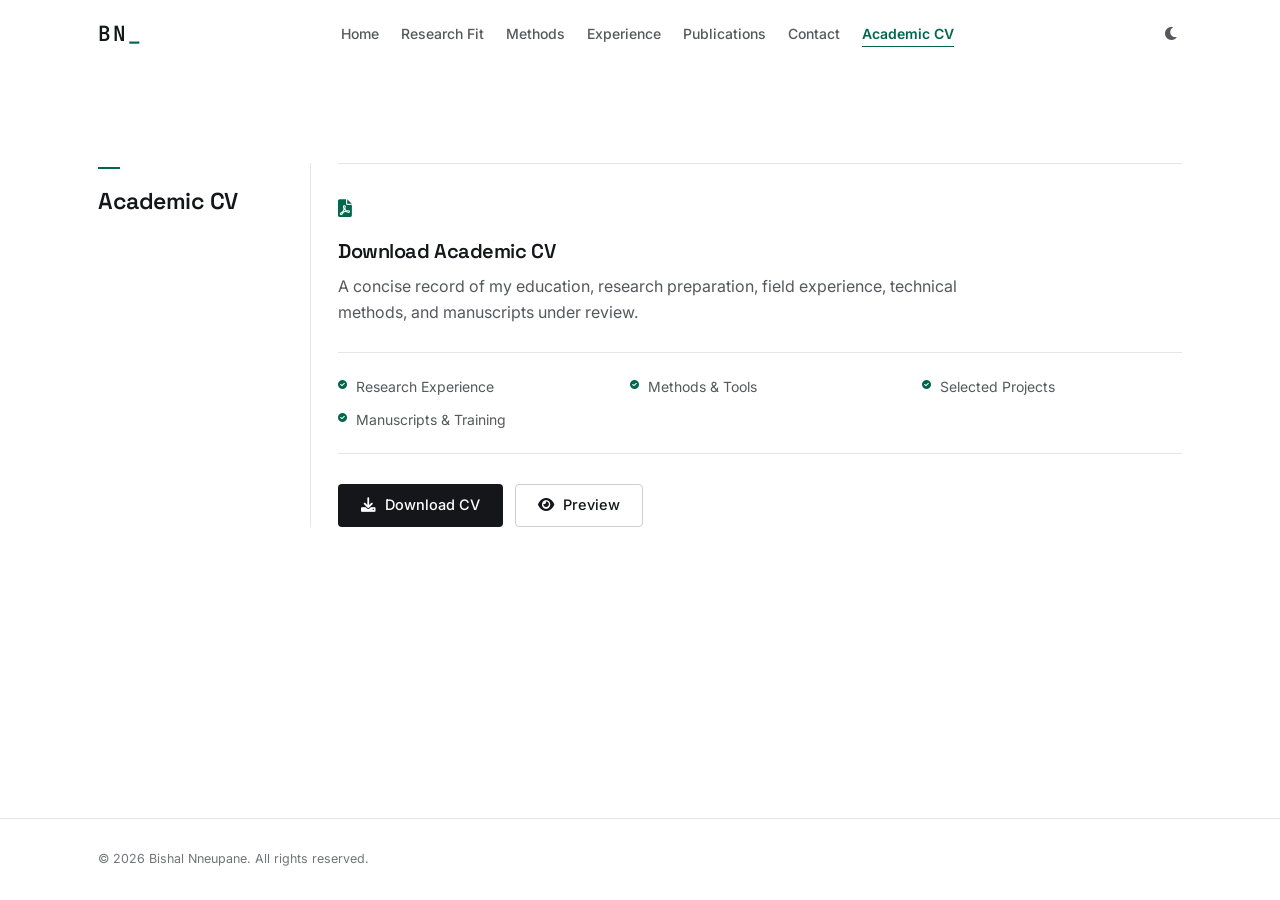
<file: cv.html>
<!DOCTYPE html>
<html lang="en">

<head>
    <!-- Google Tag Manager -->
    <script>(function (w, d, s, l, i) {
            w[l] = w[l] || []; w[l].push({
                'gtm.start':
                    new Date().getTime(), event: 'gtm.js'
            }); var f = d.getElementsByTagName(s)[0],
                j = d.createElement(s), dl = l != 'dataLayer' ? '&l=' + l : ''; j.async = true; j.src =
                    'https://www.googletagmanager.com/gtm.js?id=' + i + dl; f.parentNode.insertBefore(j, f);
        })(window, document, 'script', 'dataLayer', 'GTM-NJG6S7FP');</script>
    <!-- End Google Tag Manager -->

    <meta charset="UTF-8">
    <meta name="viewport"
        content="width=device-width, initial-scale=1.0, maximum-scale=5.0, user-scalable=yes, viewport-fit=cover">
    <meta name="theme-color" content="#FFFFFF">

    <!-- Applied before first paint so the page never flashes the wrong theme.
         Light is the default for everyone; dark is only used when the visitor
         has explicitly chosen it here before. The OS setting is not followed. -->
    <script>
        (function () {
            try {
                var stored = localStorage.getItem('theme');
                document.documentElement.setAttribute('data-theme', stored === 'dark' ? 'dark' : 'light');
            } catch (e) {
                document.documentElement.setAttribute('data-theme', 'light');
            }
        })();
    </script>
    <meta name="mobile-web-app-capable" content="yes">
    <meta name="apple-mobile-web-app-capable" content="yes">
    <meta name="apple-mobile-web-app-status-bar-style" content="default">
    <meta name="apple-mobile-web-app-title" content="Bishal Nneupane">

    <!-- SEO Meta Tags -->
    <meta name="description"
        content="Download the academic CV of Bishal Nneupane: BSc Agriculture at AFU Rampur, research experience, 2026 publications, and technical skills in remote sensing and GIS.">
    <meta name="keywords"
        content="Bishal Nneupane, Precision Agriculture Nepal, Remote Sensing Expert, Google Earth Engine, Agricultural Data Science, NDVI Monitoring, GIS Nepal">
    <meta name="author" content="Bishal Nneupane">
    <meta name="robots" content="index, follow, max-snippet:-1, max-image-preview:large, max-video-preview:-1">
    <link rel="canonical" href="https://www.bishalnneupane.com.np/cv.html">
    <link rel="alternate" hreflang="en" href="https://www.bishalnneupane.com.np/cv.html" />
    <link rel="alternate" hreflang="x-default" href="https://www.bishalnneupane.com.np/cv.html" />

    <!-- Open Graph Meta Tags -->
    <meta property="og:title" content="Academic CV – Download PDF | Bishal Nneupane">
    <meta property="og:description"
        content="Download the academic CV of Bishal Nneupane: BSc Agriculture at AFU Rampur, research experience, 2026 publications, and technical skills in remote sensing and GIS.">
    <meta property="og:image" content="https://www.bishalnneupane.com.np/og-image.jpg">
    <meta property="og:image:width" content="1200">
    <meta property="og:image:height" content="630">
    <meta property="og:image:alt" content="Bishal Nneupane - Precision Agriculture Specialist from Nepal">
    <meta property="og:url" content="https://www.bishalnneupane.com.np/cv.html">
    <meta property="og:type" content="website">
    <meta property="og:locale" content="en_US">
    <meta property="og:site_name" content="Bishal Nneupane">

    <!-- Twitter Card Meta Tags -->
    <meta name="twitter:card" content="summary_large_image">
    <meta name="twitter:site" content="@bishalnneupane1">
    <meta name="twitter:creator" content="@bishalnneupane1">
    <meta name="twitter:title" content="Academic CV – Download PDF | Bishal Nneupane">
    <meta name="twitter:description"
        content="Download the academic CV of Bishal Nneupane: BSc Agriculture at AFU Rampur, research experience, 2026 publications, and technical skills in remote sensing and GIS.">
    <meta name="twitter:image" content="https://www.bishalnneupane.com.np/og-image.jpg">
    <meta name="twitter:image:alt" content="Bishal Nneupane - Precision Agriculture Specialist">

    <link rel="preconnect" href="https://cdnjs.cloudflare.com">
    <link rel="dns-prefetch" href="https://cdnjs.cloudflare.com">
    <link rel="preconnect" href="https://fonts.googleapis.com">
    <link rel="preconnect" href="https://fonts.gstatic.com" crossorigin>
    <link
        href="https://fonts.googleapis.com/css2?family=Space+Grotesk:wght@500;600;700&family=Inter:wght@400;500;600;700&family=JetBrains+Mono:wght@400;500&display=swap"
        rel="stylesheet">

    <!-- Preload critical resources -->
    <link rel="preload" href="style.css" as="style">
    <link rel="preload" href="script.js" as="script">

    <!-- Favicon and Icons -->
    <link rel="icon" type="image/png" sizes="512x512" href="favicon-512x512.png">
    <link rel="apple-touch-icon" sizes="180x180" href="apple-touch-icon.png">
    <link rel="icon" type="image/png" sizes="32x32" href="favicon-32x32.png">
    <link rel="icon" type="image/png" sizes="16x16" href="favicon-16x16.png">
    <link rel="manifest" href="site.webmanifest">

    <title>Academic CV – Download PDF | Bishal Nneupane</title>
    <link rel="stylesheet" href="style.css">
    <link href="https://cdnjs.cloudflare.com/ajax/libs/font-awesome/6.0.0/css/all.min.css" rel="stylesheet">
    <script type="application/ld+json">
    {
        "@context": "https://schema.org",
        "@type": "BreadcrumbList",
        "itemListElement": [
            {
                "@type": "ListItem",
                "position": 1,
                "name": "Home",
                "item": "https://www.bishalnneupane.com.np/"
            },
            {
                "@type": "ListItem",
                "position": 2,
                "name": "Academic CV",
                "item": "https://www.bishalnneupane.com.np/cv.html"
            }
        ]
    }
    </script>
</head>

<body>
    <!-- Google Tag Manager (noscript) -->
    <noscript><iframe src="https://www.googletagmanager.com/ns.html?id=GTM-NJG6S7FP" height="0" width="0"
            style="display:none;visibility:hidden"></iframe></noscript>
    <!-- End Google Tag Manager (noscript) -->

    <!-- Noscript fallback for SEO crawlers -->
    <noscript>
        <style>
            .animate-on-scroll {
                opacity: 1 !important;
                transform: none !important;
            }
        </style>
    </noscript>
    <header>
        <nav class="navbar">
            <div class="nav-container">
                <a href="index.html" class="logo">BN<span class="logo-cursor">_</span></a>
                <ul class="nav-menu" id="primary-navigation">
                    <li><a href="index.html" title="Back to the homepage">Home</a></li>
                    <li><a href="research-fit.html" title="MSc research interests and assistantship fit">Research Fit</a></li>
                    <li><a href="methods.html" title="Research methods, technical skills, and applied projects">Methods</a></li>
                    <li><a href="experience.html" title="Research, field, and development experience">Experience</a></li>
                    <li><a href="publications.html" title="Research articles, certifications, and writing">Publications</a></li>
                    <li><a href="contact.html" title="Contact Bishal about MSc supervision or research assistantships">Contact</a></li>
                    <li><a href="cv.html" class="nav-cta" title="Download academic CV" aria-current="page">Academic CV</a></li>
                </ul>
                <div class="nav-actions">
                    <button class="theme-toggle" type="button" aria-label="Switch to dark theme" aria-pressed="false">
                        <i class="fas fa-sun" aria-hidden="true"></i>
                        <i class="fas fa-moon" aria-hidden="true"></i>
                    </button>
                    <button class="hamburger" type="button" aria-label="Toggle navigation menu" aria-controls="primary-navigation" aria-expanded="false">
                        <span></span>
                        <span></span>
                        <span></span>
                    </button>
                </div>
            </div>
        </nav>
    </header>

    <main id="main-content">
        <section id="resume" class="resume-section">
            <div class="container">
                <h1>Academic CV</h1>
                <div class="resume-content">
                    <div class="resume-card">
                        <div class="resume-icon">
                            <i class="fas fa-file-pdf"></i>
                        </div>
                        <h3>Download Academic CV</h3>
                        <p>A concise record of my education, research preparation, field experience, technical methods, and manuscripts under review.</p>
                        <div class="resume-features">
                            <div class="feature">
                                <i class="fas fa-check-circle"></i>
                                <span>Research Experience</span>
                            </div>
                            <div class="feature">
                                <i class="fas fa-check-circle"></i>
                                <span>Methods &amp; Tools</span>
                            </div>
                            <div class="feature">
                                <i class="fas fa-check-circle"></i>
                                <span>Selected Projects</span>
                            </div>
                            <div class="feature">
                                <i class="fas fa-check-circle"></i>
                                <span>Manuscripts &amp; Training</span>
                            </div>
                        </div>
                        <div class="resume-actions">
                            <a href="Bishal_Neupane_agriculture_cv.pdf" download class="btn btn-primary resume-download">
                                <i class="fas fa-download"></i> Download CV
                            </a>
                            <a href="Bishal_Neupane_agriculture_cv.pdf" target="_blank"
                                class="btn btn-secondary resume-preview">
                                <i class="fas fa-eye"></i> Preview
                            </a>
                        </div>
                    </div>
                </div>
            </div>
        </section>
    </main>

    <footer>
        <div class="container">
            <p>&copy; <span id="copyright-year">2026</span> Bishal Nneupane. All rights reserved.</p>
        </div>
    </footer>

    <script defer src="script.js"></script>
</body>

</html>
</file>
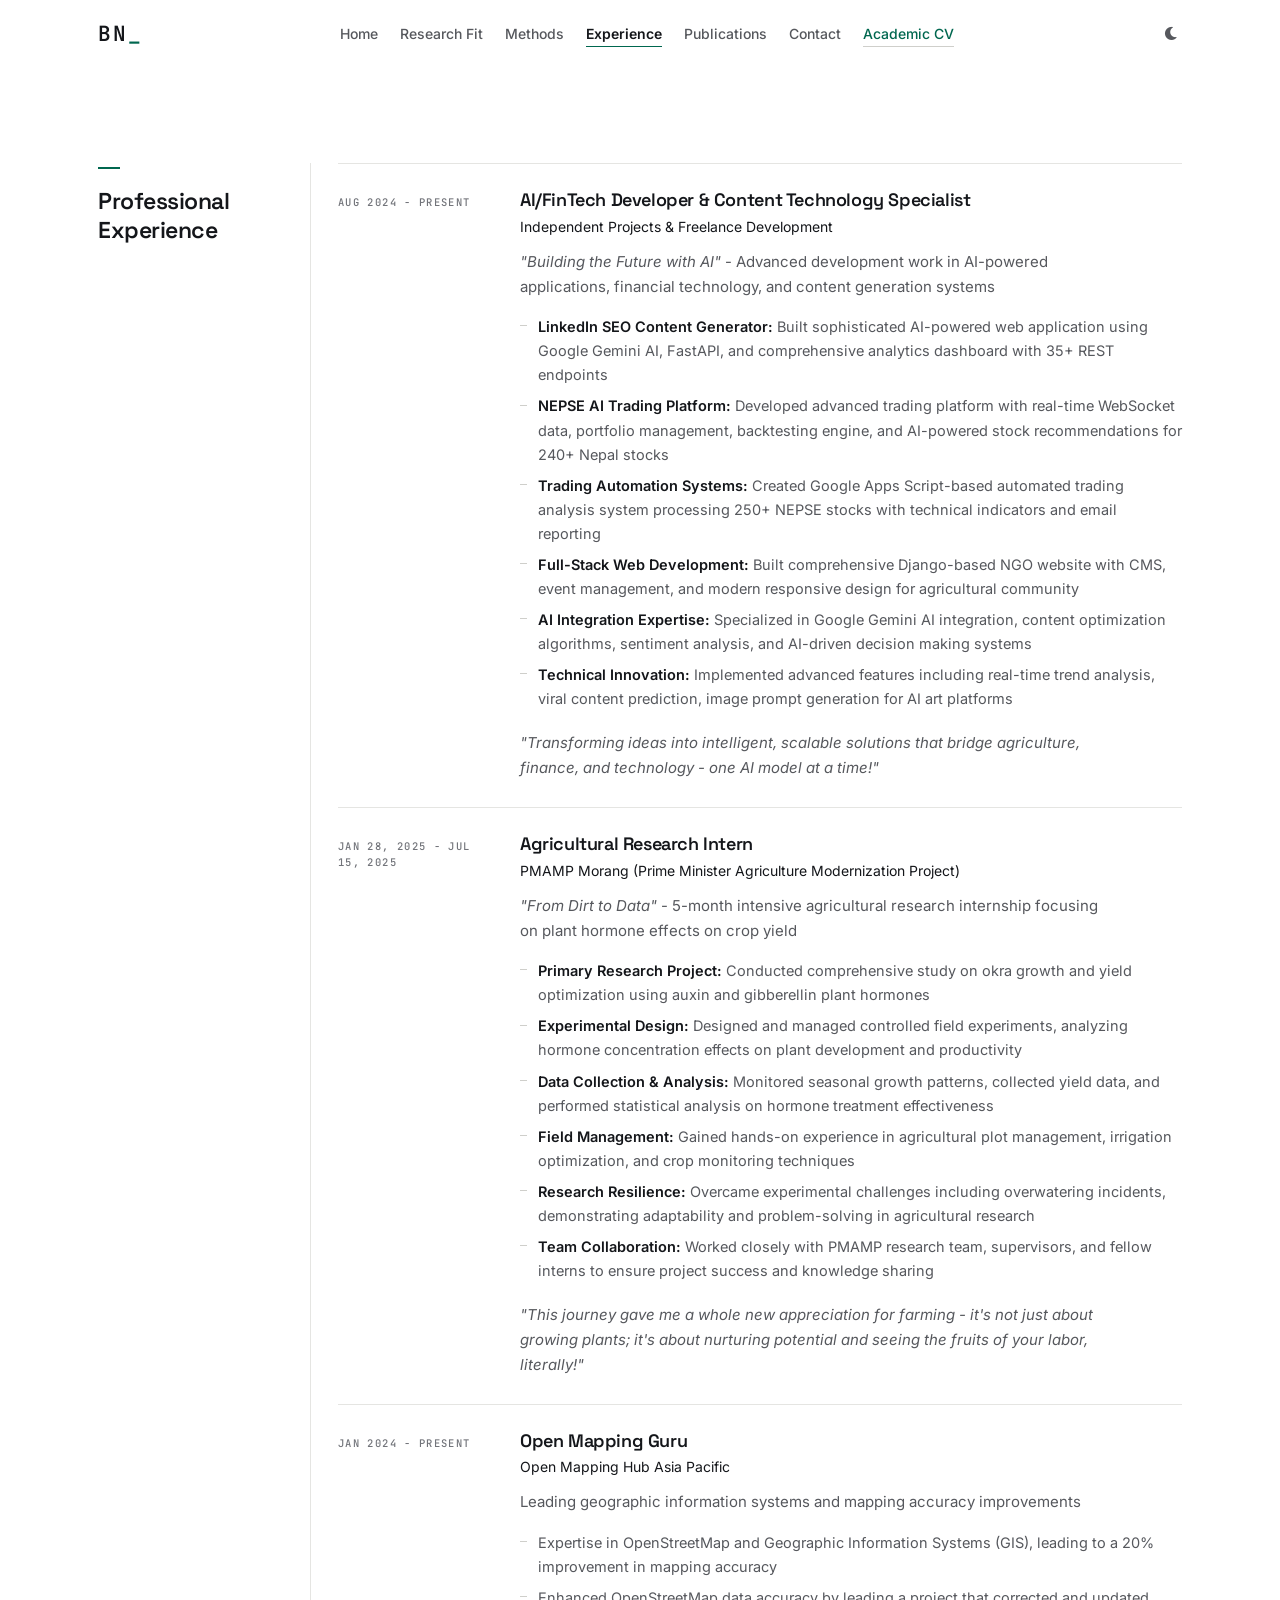
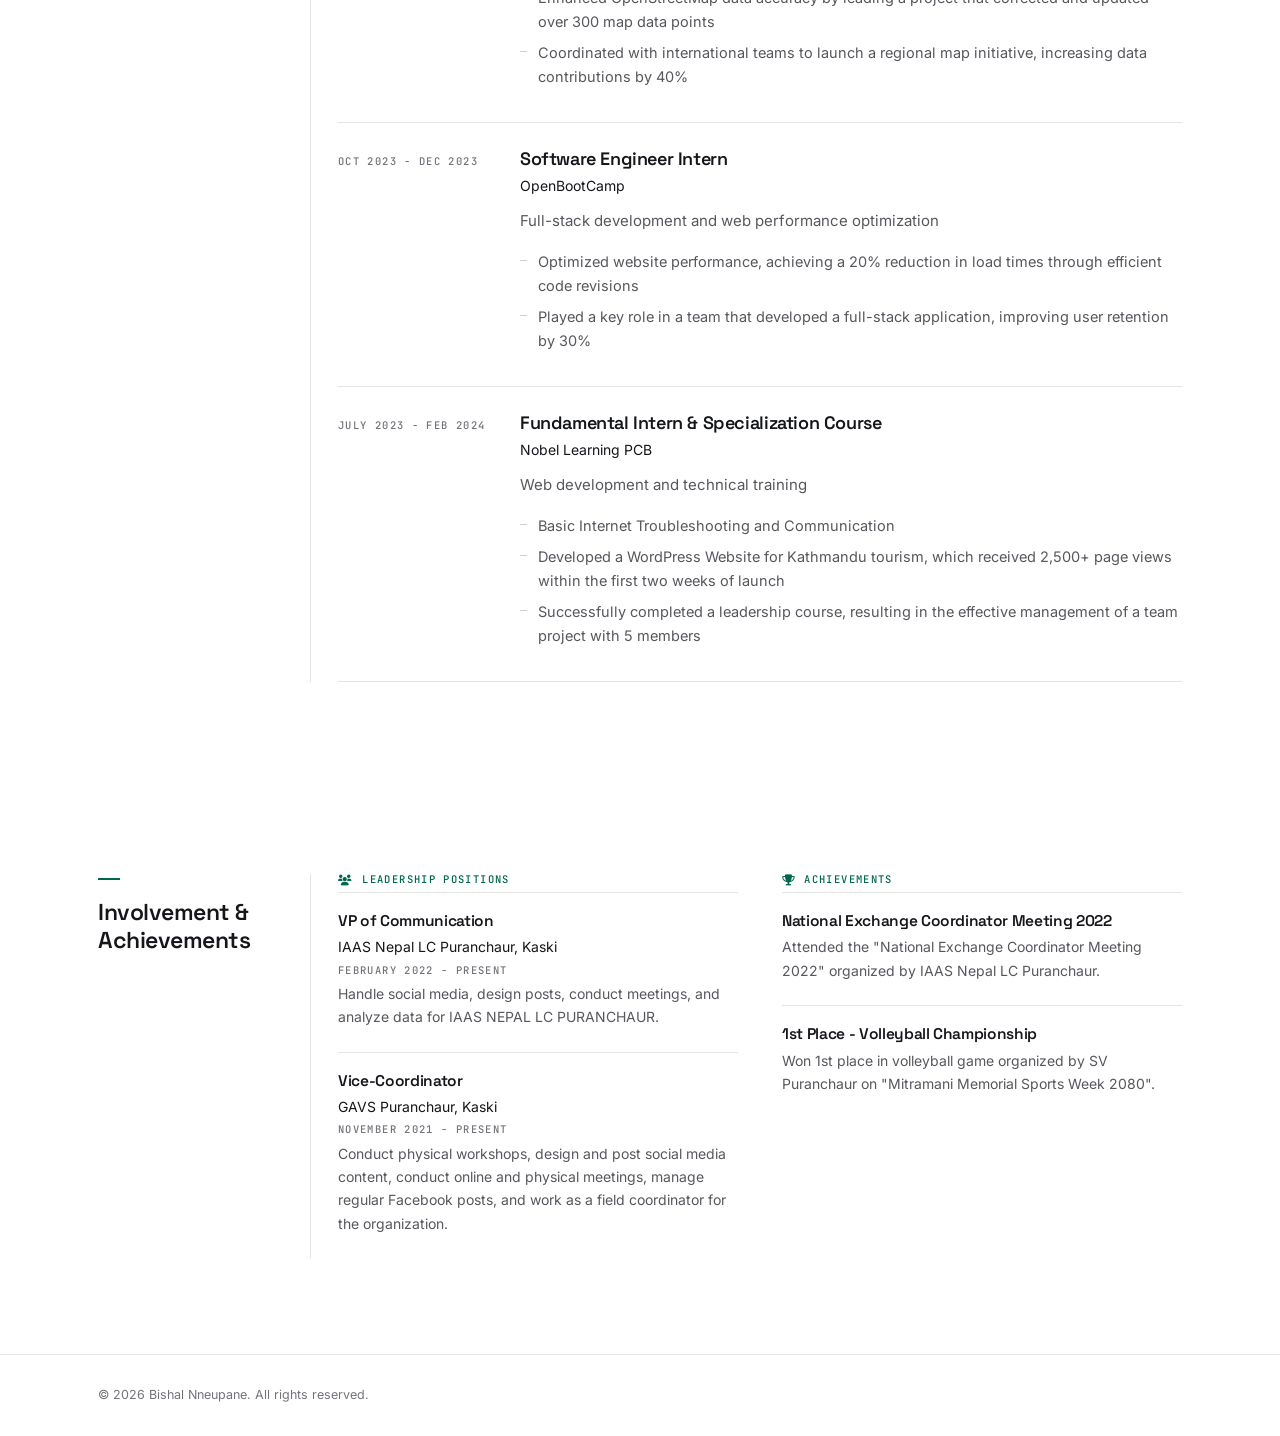
<file: experience.html>
<!DOCTYPE html>
<html lang="en">

<head>
    <!-- Google Tag Manager -->
    <script>(function (w, d, s, l, i) {
            w[l] = w[l] || []; w[l].push({
                'gtm.start':
                    new Date().getTime(), event: 'gtm.js'
            }); var f = d.getElementsByTagName(s)[0],
                j = d.createElement(s), dl = l != 'dataLayer' ? '&l=' + l : ''; j.async = true; j.src =
                    'https://www.googletagmanager.com/gtm.js?id=' + i + dl; f.parentNode.insertBefore(j, f);
        })(window, document, 'script', 'dataLayer', 'GTM-NJG6S7FP');</script>
    <!-- End Google Tag Manager -->

    <meta charset="UTF-8">
    <meta name="viewport"
        content="width=device-width, initial-scale=1.0, maximum-scale=5.0, user-scalable=yes, viewport-fit=cover">
    <meta name="theme-color" content="#FFFFFF">

    <!-- Applied before first paint so the page never flashes the wrong theme.
         Light is the default for everyone; dark is only used when the visitor
         has explicitly chosen it here before. The OS setting is not followed. -->
    <script>
        (function () {
            try {
                var stored = localStorage.getItem('theme');
                document.documentElement.setAttribute('data-theme', stored === 'dark' ? 'dark' : 'light');
            } catch (e) {
                document.documentElement.setAttribute('data-theme', 'light');
            }
        })();
    </script>
    <meta name="mobile-web-app-capable" content="yes">
    <meta name="apple-mobile-web-app-capable" content="yes">
    <meta name="apple-mobile-web-app-status-bar-style" content="default">
    <meta name="apple-mobile-web-app-title" content="Bishal Nneupane">

    <!-- SEO Meta Tags -->
    <meta name="description"
        content="Agricultural research internships, Open Mapping Hub work, software development roles, and leadership positions held by Bishal Nneupane since 2021.">
    <meta name="keywords"
        content="Bishal Nneupane, Precision Agriculture Nepal, Remote Sensing Expert, Google Earth Engine, Agricultural Data Science, NDVI Monitoring, GIS Nepal">
    <meta name="author" content="Bishal Nneupane">
    <meta name="robots" content="index, follow, max-snippet:-1, max-image-preview:large, max-video-preview:-1">
    <link rel="canonical" href="https://www.bishalnneupane.com.np/experience.html">
    <link rel="alternate" hreflang="en" href="https://www.bishalnneupane.com.np/experience.html" />
    <link rel="alternate" hreflang="x-default" href="https://www.bishalnneupane.com.np/experience.html" />

    <!-- Open Graph Meta Tags -->
    <meta property="og:title" content="Experience – Research, Field &amp; Development Work | Bishal Nneupane">
    <meta property="og:description"
        content="Agricultural research internships, Open Mapping Hub work, software development roles, and leadership positions held by Bishal Nneupane since 2021.">
    <meta property="og:image" content="https://www.bishalnneupane.com.np/og-image.jpg">
    <meta property="og:image:width" content="1200">
    <meta property="og:image:height" content="630">
    <meta property="og:image:alt" content="Bishal Nneupane - Precision Agriculture Specialist from Nepal">
    <meta property="og:url" content="https://www.bishalnneupane.com.np/experience.html">
    <meta property="og:type" content="website">
    <meta property="og:locale" content="en_US">
    <meta property="og:site_name" content="Bishal Nneupane">

    <!-- Twitter Card Meta Tags -->
    <meta name="twitter:card" content="summary_large_image">
    <meta name="twitter:site" content="@bishalnneupane1">
    <meta name="twitter:creator" content="@bishalnneupane1">
    <meta name="twitter:title" content="Experience – Research, Field &amp; Development Work | Bishal Nneupane">
    <meta name="twitter:description"
        content="Agricultural research internships, Open Mapping Hub work, software development roles, and leadership positions held by Bishal Nneupane since 2021.">
    <meta name="twitter:image" content="https://www.bishalnneupane.com.np/og-image.jpg">
    <meta name="twitter:image:alt" content="Bishal Nneupane - Precision Agriculture Specialist">

    <link rel="preconnect" href="https://cdnjs.cloudflare.com">
    <link rel="dns-prefetch" href="https://cdnjs.cloudflare.com">
    <link rel="preconnect" href="https://fonts.googleapis.com">
    <link rel="preconnect" href="https://fonts.gstatic.com" crossorigin>
    <link
        href="https://fonts.googleapis.com/css2?family=Space+Grotesk:wght@500;600;700&family=Inter:wght@400;500;600;700&family=JetBrains+Mono:wght@400;500&display=swap"
        rel="stylesheet">

    <!-- Preload critical resources -->
    <link rel="preload" href="style.css" as="style">
    <link rel="preload" href="script.js" as="script">

    <!-- Favicon and Icons -->
    <link rel="icon" type="image/png" sizes="512x512" href="favicon-512x512.png">
    <link rel="apple-touch-icon" sizes="180x180" href="apple-touch-icon.png">
    <link rel="icon" type="image/png" sizes="32x32" href="favicon-32x32.png">
    <link rel="icon" type="image/png" sizes="16x16" href="favicon-16x16.png">
    <link rel="manifest" href="site.webmanifest">

    <title>Experience – Research, Field &amp; Development Work | Bishal Nneupane</title>
    <link rel="stylesheet" href="style.css">
    <link href="https://cdnjs.cloudflare.com/ajax/libs/font-awesome/6.0.0/css/all.min.css" rel="stylesheet">
    <script type="application/ld+json">
    {
        "@context": "https://schema.org",
        "@type": "BreadcrumbList",
        "itemListElement": [
            {
                "@type": "ListItem",
                "position": 1,
                "name": "Home",
                "item": "https://www.bishalnneupane.com.np/"
            },
            {
                "@type": "ListItem",
                "position": 2,
                "name": "Experience",
                "item": "https://www.bishalnneupane.com.np/experience.html"
            }
        ]
    }
    </script>
</head>

<body>
    <!-- Google Tag Manager (noscript) -->
    <noscript><iframe src="https://www.googletagmanager.com/ns.html?id=GTM-NJG6S7FP" height="0" width="0"
            style="display:none;visibility:hidden"></iframe></noscript>
    <!-- End Google Tag Manager (noscript) -->

    <!-- Noscript fallback for SEO crawlers -->
    <noscript>
        <style>
            .animate-on-scroll {
                opacity: 1 !important;
                transform: none !important;
            }
        </style>
    </noscript>
    <header>
        <nav class="navbar">
            <div class="nav-container">
                <a href="index.html" class="logo">BN<span class="logo-cursor">_</span></a>
                <ul class="nav-menu" id="primary-navigation">
                    <li><a href="index.html" title="Back to the homepage">Home</a></li>
                    <li><a href="research-fit.html" title="MSc research interests and assistantship fit">Research Fit</a></li>
                    <li><a href="methods.html" title="Research methods, technical skills, and applied projects">Methods</a></li>
                    <li><a href="experience.html" title="Research, field, and development experience" aria-current="page">Experience</a></li>
                    <li><a href="publications.html" title="Research articles, certifications, and writing">Publications</a></li>
                    <li><a href="contact.html" title="Contact Bishal about MSc supervision or research assistantships">Contact</a></li>
                    <li><a href="cv.html" class="nav-cta" title="Download academic CV">Academic CV</a></li>
                </ul>
                <div class="nav-actions">
                    <button class="theme-toggle" type="button" aria-label="Switch to dark theme" aria-pressed="false">
                        <i class="fas fa-sun" aria-hidden="true"></i>
                        <i class="fas fa-moon" aria-hidden="true"></i>
                    </button>
                    <button class="hamburger" type="button" aria-label="Toggle navigation menu" aria-controls="primary-navigation" aria-expanded="false">
                        <span></span>
                        <span></span>
                        <span></span>
                    </button>
                </div>
            </div>
        </nav>
    </header>

    <main id="main-content">
        <section id="experience" class="experience">
            <div class="container">
                <h1>Professional Experience</h1>
                <div class="experience-timeline">
                    <div class="timeline-item">
                        <div class="timeline-date">Aug 2024 - Present</div>
                        <div class="timeline-content">
                            <h3>AI/FinTech Developer &amp; Content Technology Specialist</h3>
                            <p class="institution">Independent Projects & Freelance Development</p>
                            <p><em>"Building the Future with AI"</em> - Advanced development work in AI-powered
                                applications, financial technology, and content generation systems</p>
                            <ul>
                                <li><strong>LinkedIn SEO Content Generator:</strong> Built sophisticated AI-powered web
                                    application using Google Gemini AI, FastAPI, and comprehensive analytics dashboard
                                    with 35+ REST endpoints</li>
                                <li><strong>NEPSE AI Trading Platform:</strong> Developed advanced trading platform with
                                    real-time WebSocket data, portfolio management, backtesting engine, and AI-powered
                                    stock recommendations for 240+ Nepal stocks</li>
                                <li><strong>Trading Automation Systems:</strong> Created Google Apps Script-based
                                    automated trading analysis system processing 250+ NEPSE stocks with technical
                                    indicators and email reporting</li>
                                <li><strong>Full-Stack Web Development:</strong> Built comprehensive Django-based NGO
                                    website with CMS, event management, and modern responsive design for agricultural
                                    community</li>
                                <li><strong>AI Integration Expertise:</strong> Specialized in Google Gemini AI
                                    integration, content optimization algorithms, sentiment analysis, and AI-driven
                                    decision making systems</li>
                                <li><strong>Technical Innovation:</strong> Implemented advanced features including
                                    real-time trend analysis, viral content prediction, image prompt generation for AI
                                    art platforms</li>
                            </ul>
                            <div class="project-link" style="margin-top: var(--space-md);">
                                <p style="font-style: italic; color: var(--gray-600);">"Transforming ideas into
                                    intelligent, scalable solutions that bridge agriculture, finance, and technology -
                                    one AI model at a time!"</p>
                            </div>
                        </div>
                    </div>
                    <div class="timeline-item">
                        <div class="timeline-date">Jan 28, 2025 - Jul 15, 2025</div>
                        <div class="timeline-content">
                            <h3>Agricultural Research Intern</h3>
                            <p class="institution">PMAMP Morang (Prime Minister Agriculture Modernization Project)</p>
                            <p><em>"From Dirt to Data"</em> - 5-month intensive agricultural research internship
                                focusing on plant hormone effects on crop yield</p>
                            <ul>
                                <li><strong>Primary Research Project:</strong> Conducted comprehensive study on okra
                                    growth and yield optimization using auxin and gibberellin plant hormones</li>
                                <li><strong>Experimental Design:</strong> Designed and managed controlled field
                                    experiments, analyzing hormone concentration effects on plant development and
                                    productivity</li>
                                <li><strong>Data Collection & Analysis:</strong> Monitored seasonal growth patterns,
                                    collected yield data, and performed statistical analysis on hormone treatment
                                    effectiveness</li>
                                <li><strong>Field Management:</strong> Gained hands-on experience in agricultural plot
                                    management, irrigation optimization, and crop monitoring techniques</li>
                                <li><strong>Research Resilience:</strong> Overcame experimental challenges including
                                    overwatering incidents, demonstrating adaptability and problem-solving in
                                    agricultural research</li>
                                <li><strong>Team Collaboration:</strong> Worked closely with PMAMP research team,
                                    supervisors, and fellow interns to ensure project success and knowledge sharing</li>
                            </ul>
                            <div class="project-link" style="margin-top: var(--space-md);">
                                <p style="font-style: italic; color: var(--gray-600);">"This journey gave me a whole new
                                    appreciation for farming - it's not just about growing plants; it's about nurturing
                                    potential and seeing the fruits of your labor, literally!"</p>
                            </div>
                        </div>
                    </div>
                    <div class="timeline-item">
                        <div class="timeline-date">Jan 2024 - Present</div>
                        <div class="timeline-content">
                            <h3>Open Mapping Guru</h3>
                            <p class="institution">Open Mapping Hub Asia Pacific</p>
                            <p>Leading geographic information systems and mapping accuracy improvements</p>
                            <ul>
                                <li>Expertise in OpenStreetMap and Geographic Information Systems (GIS), leading to a
                                    20% improvement in mapping accuracy</li>
                                <li>Enhanced OpenStreetMap data accuracy by leading a project that corrected and updated
                                    over 300 map data points</li>
                                <li>Coordinated with international teams to launch a regional map initiative, increasing
                                    data contributions by 40%</li>
                            </ul>
                        </div>
                    </div>
                    <div class="timeline-item">
                        <div class="timeline-date">Oct 2023 - Dec 2023</div>
                        <div class="timeline-content">
                            <h3>Software Engineer Intern</h3>
                            <p class="institution">OpenBootCamp</p>
                            <p>Full-stack development and web performance optimization</p>
                            <ul>
                                <li>Optimized website performance, achieving a 20% reduction in load times through
                                    efficient code revisions</li>
                                <li>Played a key role in a team that developed a full-stack application, improving user
                                    retention by 30%</li>
                            </ul>
                        </div>
                    </div>
                    <div class="timeline-item">
                        <div class="timeline-date">July 2023 - Feb 2024</div>
                        <div class="timeline-content">
                            <h3>Fundamental Intern & Specialization Course</h3>
                            <p class="institution">Nobel Learning PCB</p>
                            <p>Web development and technical training</p>
                            <ul>
                                <li>Basic Internet Troubleshooting and Communication</li>
                                <li>Developed a WordPress Website for Kathmandu tourism, which received 2,500+ page
                                    views within the first two weeks of launch</li>
                                <li>Successfully completed a leadership course, resulting in the effective management of
                                    a team project with 5 members</li>
                            </ul>
                        </div>
                    </div>
                </div>
            </div>
        </section>

        <section id="involvement" class="involvement">
            <div class="container">
                <h2>Involvement & Achievements</h2>
                <div class="involvement-content">
                    <div class="involvement-section">
                        <h3><i class="fas fa-users"></i> Leadership Positions</h3>
                        <div class="involvement-item">
                            <h4>VP of Communication</h4>
                            <p class="organization">IAAS Nepal LC Puranchaur, Kaski</p>
                            <p class="period">February 2022 - Present</p>
                            <p>Handle social media, design posts, conduct meetings, and analyze data for IAAS NEPAL LC
                                PURANCHAUR.</p>
                        </div>
                        <div class="involvement-item">
                            <h4>Vice-Coordinator</h4>
                            <p class="organization">GAVS Puranchaur, Kaski</p>
                            <p class="period">November 2021 - Present</p>
                            <p>Conduct physical workshops, design and post social media content, conduct online and
                                physical meetings, manage regular Facebook posts, and work as a field coordinator for
                                the organization.</p>
                        </div>
                    </div>
                    <div class="involvement-section">
                        <h3><i class="fas fa-trophy"></i> Achievements</h3>
                        <div class="achievement-item">
                            <h4>National Exchange Coordinator Meeting 2022</h4>
                            <p>Attended the "National Exchange Coordinator Meeting 2022" organized by IAAS Nepal LC
                                Puranchaur.</p>
                        </div>
                        <div class="achievement-item">
                            <h4>1st Place - Volleyball Championship</h4>
                            <p>Won 1st place in volleyball game organized by SV Puranchaur on "Mitramani Memorial Sports
                                Week 2080".</p>
                        </div>
                    </div>
                </div>
            </div>
        </section>
    </main>

    <footer>
        <div class="container">
            <p>&copy; <span id="copyright-year">2026</span> Bishal Nneupane. All rights reserved.</p>
        </div>
    </footer>

    <script defer src="script.js"></script>
</body>

</html>
</file>
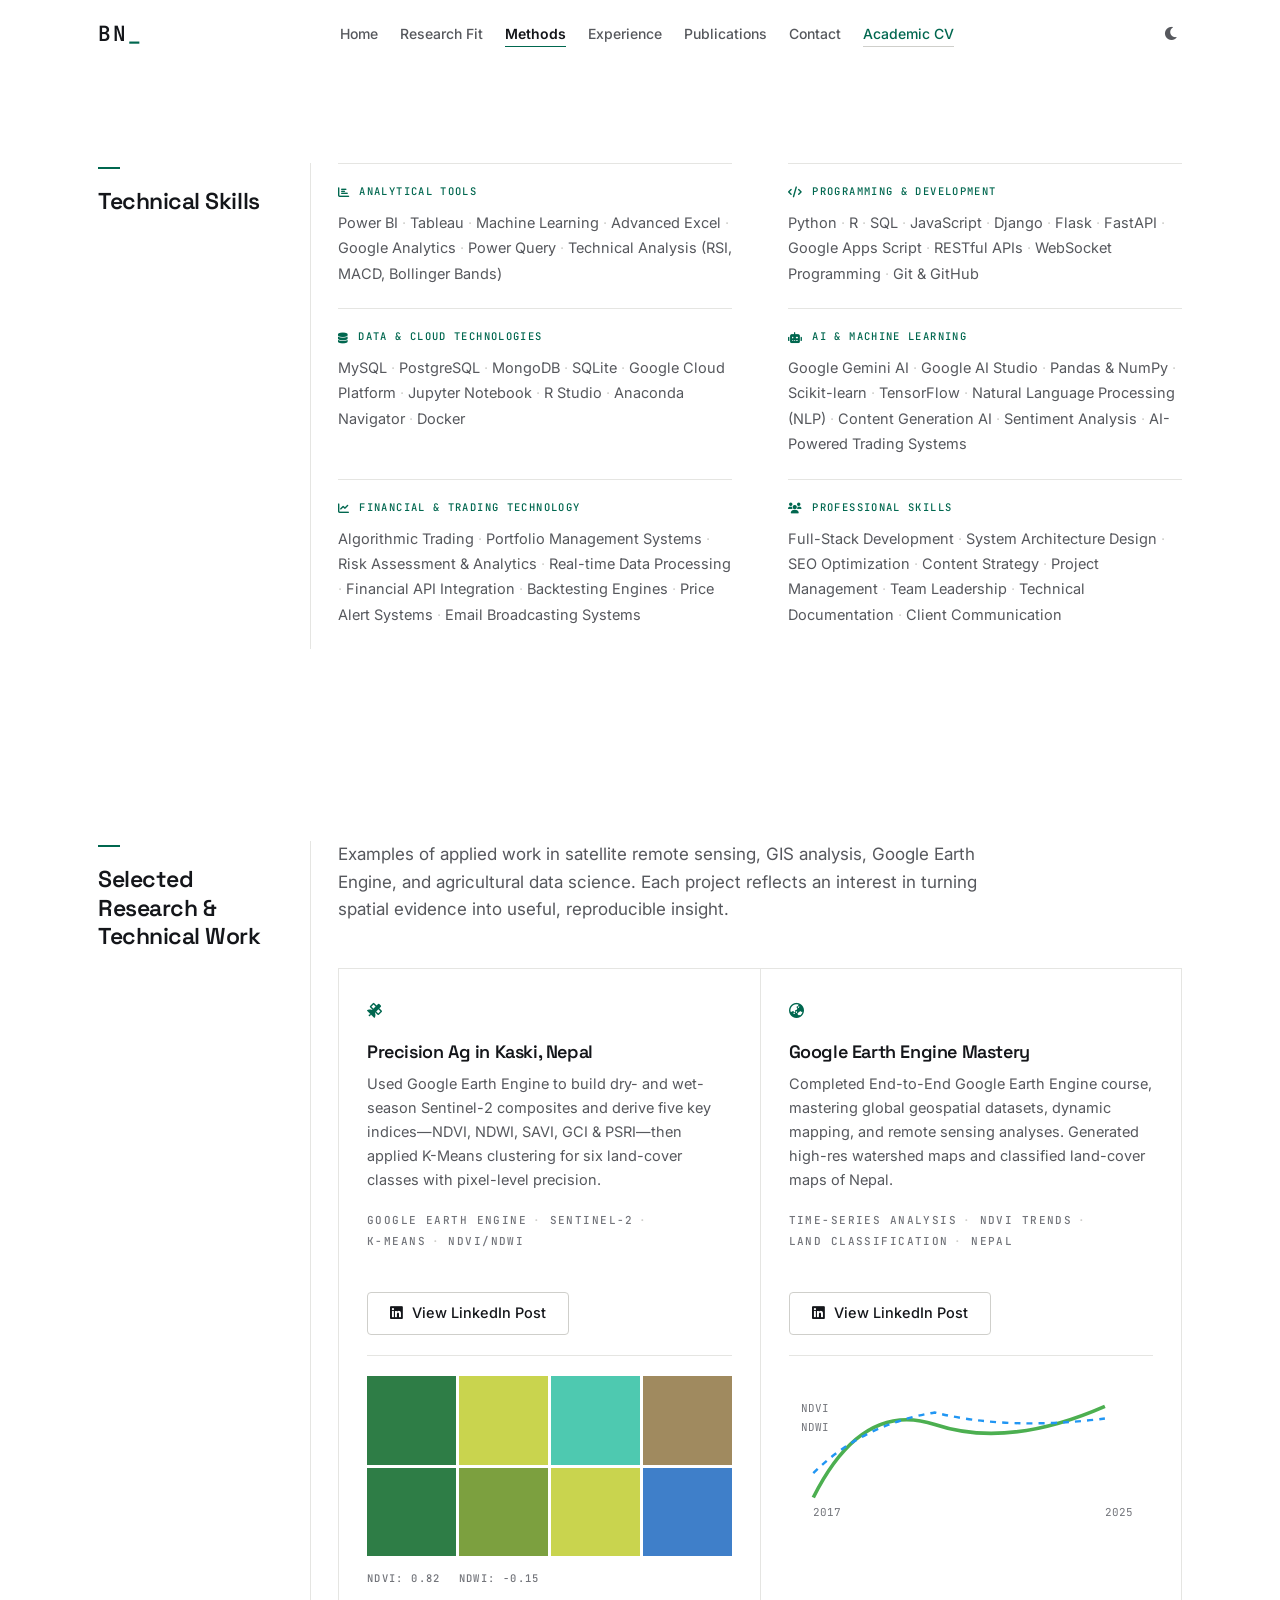
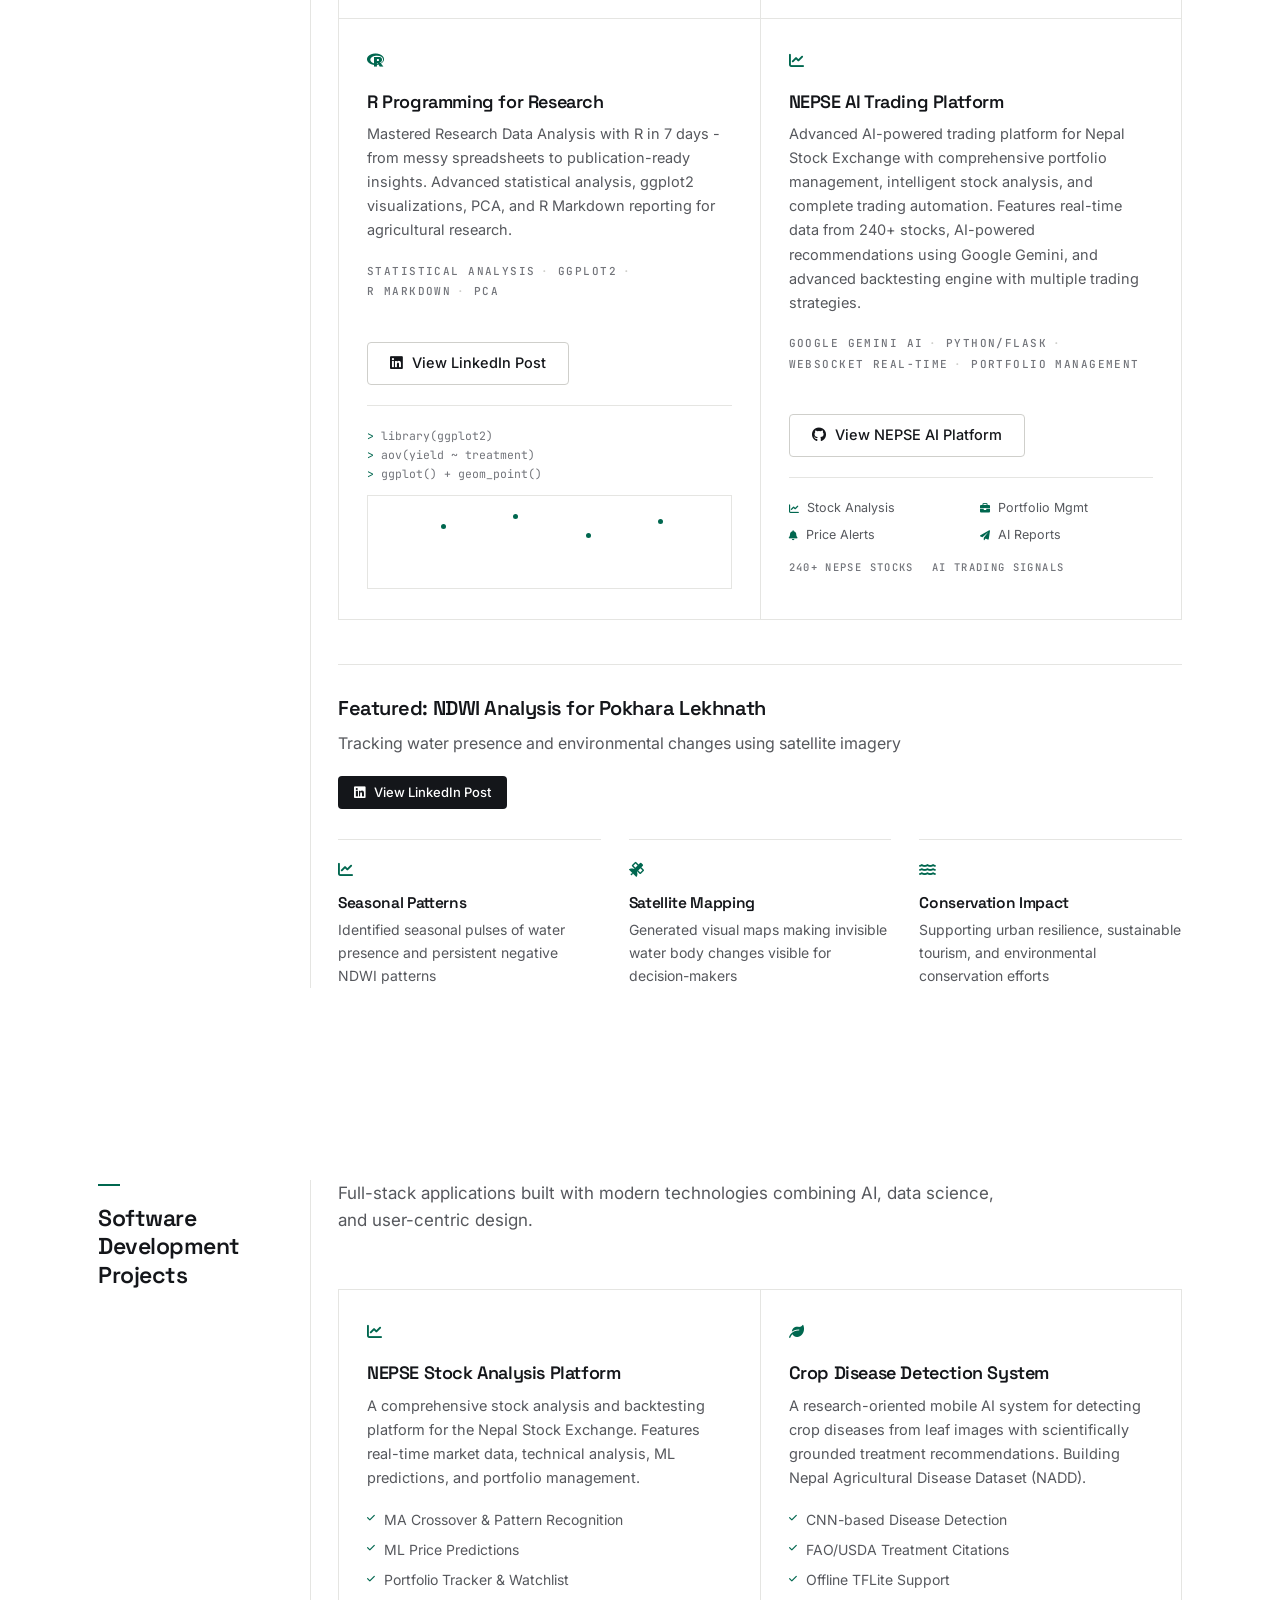
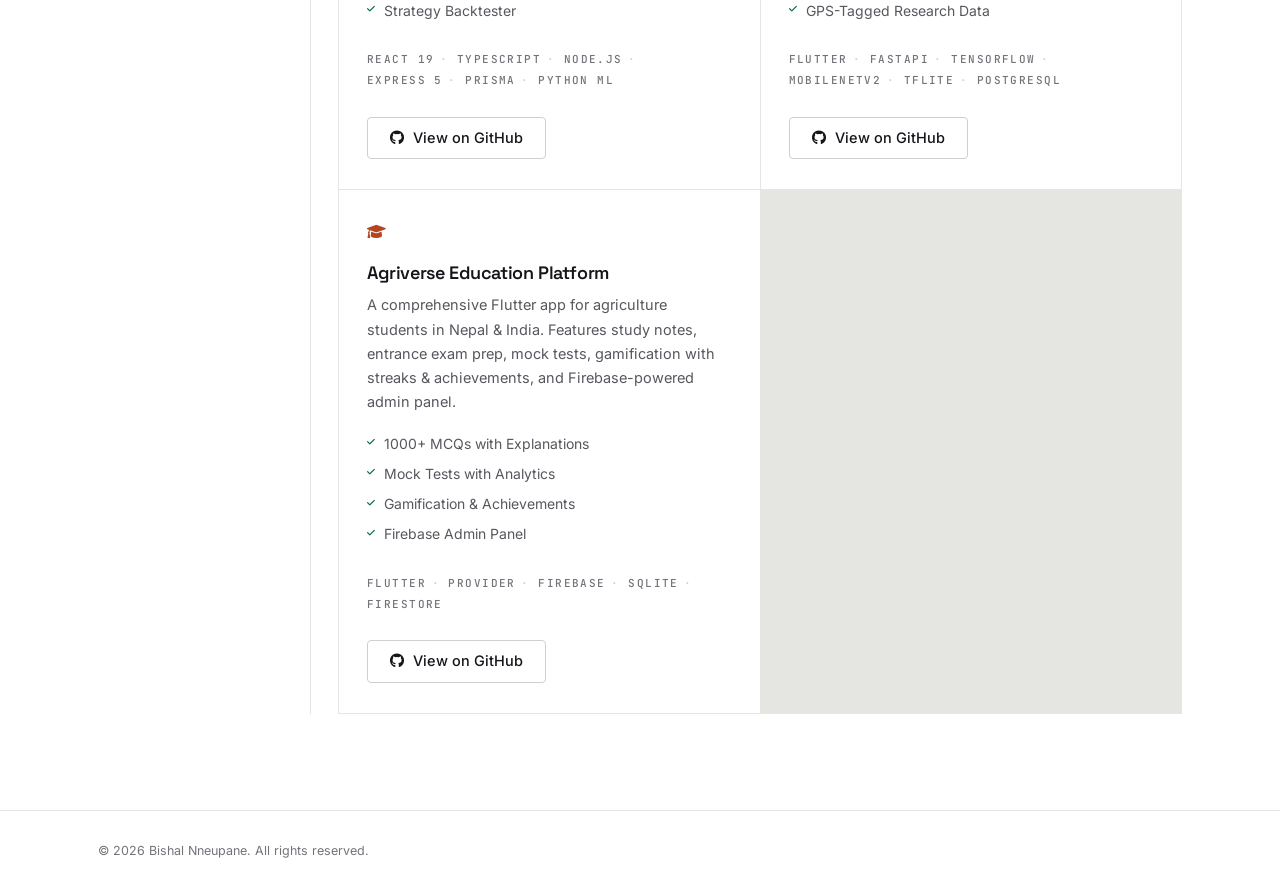
<file: methods.html>
<!DOCTYPE html>
<html lang="en">

<head>
    <!-- Google Tag Manager -->
    <script>(function (w, d, s, l, i) {
            w[l] = w[l] || []; w[l].push({
                'gtm.start':
                    new Date().getTime(), event: 'gtm.js'
            }); var f = d.getElementsByTagName(s)[0],
                j = d.createElement(s), dl = l != 'dataLayer' ? '&l=' + l : ''; j.async = true; j.src =
                    'https://www.googletagmanager.com/gtm.js?id=' + i + dl; f.parentNode.insertBefore(j, f);
        })(window, document, 'script', 'dataLayer', 'GTM-NJG6S7FP');</script>
    <!-- End Google Tag Manager -->

    <meta charset="UTF-8">
    <meta name="viewport"
        content="width=device-width, initial-scale=1.0, maximum-scale=5.0, user-scalable=yes, viewport-fit=cover">
    <meta name="theme-color" content="#FFFFFF">

    <!-- Applied before first paint so the page never flashes the wrong theme.
         Light is the default for everyone; dark is only used when the visitor
         has explicitly chosen it here before. The OS setting is not followed. -->
    <script>
        (function () {
            try {
                var stored = localStorage.getItem('theme');
                document.documentElement.setAttribute('data-theme', stored === 'dark' ? 'dark' : 'light');
            } catch (e) {
                document.documentElement.setAttribute('data-theme', 'light');
            }
        })();
    </script>
    <meta name="mobile-web-app-capable" content="yes">
    <meta name="apple-mobile-web-app-capable" content="yes">
    <meta name="apple-mobile-web-app-status-bar-style" content="default">
    <meta name="apple-mobile-web-app-title" content="Bishal Nneupane">

    <!-- SEO Meta Tags -->
    <meta name="description"
        content="The research methods and technical stack behind the work: Google Earth Engine, Sentinel-2, Python, R and GIS, with the satellite analyses and software projects built on them.">
    <meta name="keywords"
        content="Bishal Nneupane, Precision Agriculture Nepal, Remote Sensing Expert, Google Earth Engine, Agricultural Data Science, NDVI Monitoring, GIS Nepal">
    <meta name="author" content="Bishal Nneupane">
    <meta name="robots" content="index, follow, max-snippet:-1, max-image-preview:large, max-video-preview:-1">
    <link rel="canonical" href="https://www.bishalnneupane.com.np/methods.html">
    <link rel="alternate" hreflang="en" href="https://www.bishalnneupane.com.np/methods.html" />
    <link rel="alternate" hreflang="x-default" href="https://www.bishalnneupane.com.np/methods.html" />

    <!-- Open Graph Meta Tags -->
    <meta property="og:title" content="Methods – Technical Skills, Research &amp; Software Projects | Bishal Nneupane">
    <meta property="og:description"
        content="The research methods and technical stack behind the work: Google Earth Engine, Sentinel-2, Python, R and GIS, with the satellite analyses and software projects built on them.">
    <meta property="og:image" content="https://www.bishalnneupane.com.np/og-image.jpg">
    <meta property="og:image:width" content="1200">
    <meta property="og:image:height" content="630">
    <meta property="og:image:alt" content="Bishal Nneupane - Precision Agriculture Specialist from Nepal">
    <meta property="og:url" content="https://www.bishalnneupane.com.np/methods.html">
    <meta property="og:type" content="website">
    <meta property="og:locale" content="en_US">
    <meta property="og:site_name" content="Bishal Nneupane">

    <!-- Twitter Card Meta Tags -->
    <meta name="twitter:card" content="summary_large_image">
    <meta name="twitter:site" content="@bishalnneupane1">
    <meta name="twitter:creator" content="@bishalnneupane1">
    <meta name="twitter:title" content="Methods – Technical Skills, Research &amp; Software Projects | Bishal Nneupane">
    <meta name="twitter:description"
        content="The research methods and technical stack behind the work: Google Earth Engine, Sentinel-2, Python, R and GIS, with the satellite analyses and software projects built on them.">
    <meta name="twitter:image" content="https://www.bishalnneupane.com.np/og-image.jpg">
    <meta name="twitter:image:alt" content="Bishal Nneupane - Precision Agriculture Specialist">

    <link rel="preconnect" href="https://cdnjs.cloudflare.com">
    <link rel="dns-prefetch" href="https://cdnjs.cloudflare.com">
    <link rel="preconnect" href="https://fonts.googleapis.com">
    <link rel="preconnect" href="https://fonts.gstatic.com" crossorigin>
    <link
        href="https://fonts.googleapis.com/css2?family=Space+Grotesk:wght@500;600;700&family=Inter:wght@400;500;600;700&family=JetBrains+Mono:wght@400;500&display=swap"
        rel="stylesheet">

    <!-- Preload critical resources -->
    <link rel="preload" href="style.css" as="style">
    <link rel="preload" href="script.js" as="script">

    <!-- Favicon and Icons -->
    <link rel="icon" type="image/png" sizes="512x512" href="favicon-512x512.png">
    <link rel="apple-touch-icon" sizes="180x180" href="apple-touch-icon.png">
    <link rel="icon" type="image/png" sizes="32x32" href="favicon-32x32.png">
    <link rel="icon" type="image/png" sizes="16x16" href="favicon-16x16.png">
    <link rel="manifest" href="site.webmanifest">

    <title>Methods – Technical Skills, Research &amp; Software Projects | Bishal Nneupane</title>
    <link rel="stylesheet" href="style.css">
    <link href="https://cdnjs.cloudflare.com/ajax/libs/font-awesome/6.0.0/css/all.min.css" rel="stylesheet">
    <script type="application/ld+json">
    {
        "@context": "https://schema.org",
        "@type": "BreadcrumbList",
        "itemListElement": [
            {
                "@type": "ListItem",
                "position": 1,
                "name": "Home",
                "item": "https://www.bishalnneupane.com.np/"
            },
            {
                "@type": "ListItem",
                "position": 2,
                "name": "Methods",
                "item": "https://www.bishalnneupane.com.np/methods.html"
            }
        ]
    }
    </script>
</head>

<body>
    <!-- Google Tag Manager (noscript) -->
    <noscript><iframe src="https://www.googletagmanager.com/ns.html?id=GTM-NJG6S7FP" height="0" width="0"
            style="display:none;visibility:hidden"></iframe></noscript>
    <!-- End Google Tag Manager (noscript) -->

    <!-- Noscript fallback for SEO crawlers -->
    <noscript>
        <style>
            .animate-on-scroll {
                opacity: 1 !important;
                transform: none !important;
            }
        </style>
    </noscript>
    <header>
        <nav class="navbar">
            <div class="nav-container">
                <a href="index.html" class="logo">BN<span class="logo-cursor">_</span></a>
                <ul class="nav-menu" id="primary-navigation">
                    <li><a href="index.html" title="Back to the homepage">Home</a></li>
                    <li><a href="research-fit.html" title="MSc research interests and assistantship fit">Research Fit</a></li>
                    <li><a href="methods.html" title="Research methods, technical skills, and applied projects" aria-current="page">Methods</a></li>
                    <li><a href="experience.html" title="Research, field, and development experience">Experience</a></li>
                    <li><a href="publications.html" title="Research articles, certifications, and writing">Publications</a></li>
                    <li><a href="contact.html" title="Contact Bishal about MSc supervision or research assistantships">Contact</a></li>
                    <li><a href="cv.html" class="nav-cta" title="Download academic CV">Academic CV</a></li>
                </ul>
                <div class="nav-actions">
                    <button class="theme-toggle" type="button" aria-label="Switch to dark theme" aria-pressed="false">
                        <i class="fas fa-sun" aria-hidden="true"></i>
                        <i class="fas fa-moon" aria-hidden="true"></i>
                    </button>
                    <button class="hamburger" type="button" aria-label="Toggle navigation menu" aria-controls="primary-navigation" aria-expanded="false">
                        <span></span>
                        <span></span>
                        <span></span>
                    </button>
                </div>
            </div>
        </nav>
    </header>

    <main id="main-content">
        <section id="skills" class="skills">
            <div class="container">
                <h1>Technical Skills</h1>
                <div class="skills-grid">
                    <div class="skill-category">
                        <h3><i class="fas fa-chart-bar"></i> Analytical Tools</h3>
                        <ul>
                            <li>Power BI</li>
                            <li>Tableau</li>
                            <li>Machine Learning</li>
                            <li>Advanced Excel</li>
                            <li>Google Analytics</li>
                            <li>Power Query</li>
                            <li>Technical Analysis (RSI, MACD, Bollinger Bands)</li>
                        </ul>
                    </div>
                    <div class="skill-category">
                        <h3><i class="fas fa-code"></i> Programming & Development</h3>
                        <ul>
                            <li>Python</li>
                            <li>R</li>
                            <li>SQL</li>
                            <li>JavaScript</li>
                            <li>Django</li>
                            <li>Flask</li>
                            <li>FastAPI</li>
                            <li>Google Apps Script</li>
                            <li>RESTful APIs</li>
                            <li>WebSocket Programming</li>
                            <li>Git & GitHub</li>
                        </ul>
                    </div>
                    <div class="skill-category">
                        <h3><i class="fas fa-database"></i> Data & Cloud Technologies</h3>
                        <ul>
                            <li>MySQL</li>
                            <li>PostgreSQL</li>
                            <li>MongoDB</li>
                            <li>SQLite</li>
                            <li>Google Cloud Platform</li>
                            <li>Jupyter Notebook</li>
                            <li>R Studio</li>
                            <li>Anaconda Navigator</li>
                            <li>Docker</li>
                        </ul>
                    </div>
                    <div class="skill-category">
                        <h3><i class="fas fa-robot"></i> AI & Machine Learning</h3>
                        <ul>
                            <li>Google Gemini AI</li>
                            <li>Google AI Studio</li>
                            <li>Pandas & NumPy</li>
                            <li>Scikit-learn</li>
                            <li>TensorFlow</li>
                            <li>Natural Language Processing (NLP)</li>
                            <li>Content Generation AI</li>
                            <li>Sentiment Analysis</li>
                            <li>AI-Powered Trading Systems</li>
                        </ul>
                    </div>
                    <div class="skill-category">
                        <h3><i class="fas fa-chart-line"></i> Financial & Trading Technology</h3>
                        <ul>
                            <li>Algorithmic Trading</li>
                            <li>Portfolio Management Systems</li>
                            <li>Risk Assessment & Analytics</li>
                            <li>Real-time Data Processing</li>
                            <li>Financial API Integration</li>
                            <li>Backtesting Engines</li>
                            <li>Price Alert Systems</li>
                            <li>Email Broadcasting Systems</li>
                        </ul>
                    </div>
                    <div class="skill-category">
                        <h3><i class="fas fa-users"></i> Professional Skills</h3>
                        <ul>
                            <li>Full-Stack Development</li>
                            <li>System Architecture Design</li>
                            <li>SEO Optimization</li>
                            <li>Content Strategy</li>
                            <li>Project Management</li>
                            <li>Team Leadership</li>
                            <li>Technical Documentation</li>
                            <li>Client Communication</li>
                        </ul>
                    </div>
                </div>
            </div>
        </section>

        <section id="agriculture-showcase" class="agriculture-showcase">
            <div class="container">
                <h2>Selected Research &amp; Technical Work</h2>
                <p class="section-intro">Examples of applied work in satellite remote sensing, GIS analysis, Google Earth Engine, and agricultural data science. Each project reflects an interest in turning spatial evidence into useful, reproducible insight.</p>

                <div class="showcase-grid">
                    <div class="showcase-item" data-category="precision-ag">
                        <div class="showcase-icon">
                            <i class="fas fa-satellite"></i>
                        </div>
                        <h3>Precision Ag in Kaski, Nepal</h3>
                        <p>Used Google Earth Engine to build dry- and wet-season Sentinel-2 composites and derive five
                            key indices—NDVI, NDWI, SAVI, GCI & PSRI—then applied K-Means clustering for six land-cover
                            classes with pixel-level precision.</p>
                        <div class="showcase-tags">
                            <span>Google Earth Engine</span>
                            <span>Sentinel-2</span>
                            <span>K-Means</span>
                            <span>NDVI/NDWI</span>
                        </div>
                        <div class="project-link" style="margin-top: var(--space-md);">
                            <a href="https://www.linkedin.com/posts/bishalnneupane_precisionag-remotesensing-googleearthengine-activity-7345077332799361024-J8mO?utm_source=share&utm_medium=member_desktop"
                                target="_blank" rel="noopener noreferrer" class="btn btn-secondary"
                                onclick="window.open(this.href, '_blank'); return false;">
                                <i class="fab fa-linkedin"></i> View LinkedIn Post
                            </a>
                        </div>
                        <div class="showcase-demo">
                            <div class="demo-satellite">
                                <div class="satellite-grid">
                                    <div class="pixel" data-class="forest"></div>
                                    <div class="pixel" data-class="cropland"></div>
                                    <div class="pixel" data-class="irrigated"></div>
                                    <div class="pixel" data-class="barren"></div>
                                    <div class="pixel" data-class="forest"></div>
                                    <div class="pixel" data-class="grazing"></div>
                                    <div class="pixel" data-class="cropland"></div>
                                    <div class="pixel" data-class="water"></div>
                                </div>
                                <div class="indices-display">
                                    <span class="index">NDVI: 0.82</span>
                                    <span class="index">NDWI: -0.15</span>
                                </div>
                            </div>
                        </div>
                    </div>

                    <div class="showcase-item" data-category="earth-engine">
                        <div class="showcase-icon">
                            <i class="fas fa-globe-asia"></i>
                        </div>
                        <h3>Google Earth Engine Mastery</h3>
                        <p>Completed End-to-End Google Earth Engine course, mastering global geospatial datasets,
                            dynamic mapping, and remote sensing analyses. Generated high-res watershed maps and
                            classified land-cover maps of Nepal.</p>
                        <div class="showcase-tags">
                            <span>Time-Series Analysis</span>
                            <span>NDVI Trends</span>
                            <span>Land Classification</span>
                            <span>Nepal</span>
                        </div>
                        <div class="project-link" style="margin-top: var(--space-md);">
                            <a href="https://www.linkedin.com/posts/bishalnneupane_googleearthengine-gis-remotesensing-activity-7328753979419475968-7goJ?utm_source=share&utm_medium=member_desktop&rcm=ACoAADW0rlUBN76B5N8i59UNKZGZ-32SU0aw2es"
                                target="_blank" rel="noopener" class="btn btn-secondary">
                                <i class="fab fa-linkedin"></i> View LinkedIn Post
                            </a>
                        </div>
                        <div class="showcase-demo">
                            <div class="demo-timeseries">
                                <svg viewBox="0 0 300 120" class="ndvi-chart">
                                    <path d="M20,100 Q60,20 120,40 Q180,60 260,25" stroke="#4CAF50" fill="none"
                                        stroke-width="3" />
                                    <path d="M20,80 Q60,40 120,30 Q180,45 260,35" stroke="#2196F3" fill="none"
                                        stroke-width="2" stroke-dasharray="5,5" />
                                    <text x="20" y="115" font-size="10" fill="#666">2017</text>
                                    <text x="260" y="115" font-size="10" fill="#666">2025</text>
                                    <text x="10" y="30" font-size="8" fill="#4CAF50">NDVI</text>
                                    <text x="10" y="45" font-size="8" fill="#2196F3">NDWI</text>
                                </svg>
                            </div>
                        </div>
                    </div>

                    <div class="showcase-item" data-category="r-programming">
                        <div class="showcase-icon">
                            <i class="fab fa-r-project"></i>
                        </div>
                        <h3>R Programming for Research</h3>
                        <p>Mastered Research Data Analysis with R in 7 days - from messy spreadsheets to
                            publication-ready insights. Advanced statistical analysis, ggplot2 visualizations, PCA, and
                            R Markdown reporting for agricultural research.</p>
                        <div class="showcase-tags">
                            <span>Statistical Analysis</span>
                            <span>ggplot2</span>
                            <span>R Markdown</span>
                            <span>PCA</span>
                        </div>
                        <div class="project-link" style="margin-top: var(--space-md);">
                            <a href="https://www.linkedin.com/posts/bishalnneupane_rstats-rprogramming-scientificresearch-activity-7317535873472897025-ustq?utm_source=share&utm_medium=member_desktop&rcm=ACoAADW0rlUBN76B5N8i59UNKZGZ-32SU0aw2es"
                                target="_blank" rel="noopener" class="btn btn-secondary">
                                <i class="fab fa-linkedin"></i> View LinkedIn Post
                            </a>
                        </div>
                        <div class="showcase-demo">
                            <div class="demo-r-analysis">
                                <div class="r-code">
                                    <div class="code-line">library(ggplot2)</div>
                                    <div class="code-line">aov(yield ~ treatment)</div>
                                    <div class="code-line">ggplot() + geom_point()</div>
                                </div>
                                <div class="r-output">
                                    <div class="plot-area">
                                        <div class="scatter-point" style="left: 20%; top: 30%;"></div>
                                        <div class="scatter-point" style="left: 40%; top: 20%;"></div>
                                        <div class="scatter-point" style="left: 60%; top: 40%;"></div>
                                        <div class="scatter-point" style="left: 80%; top: 25%;"></div>
                                    </div>
                                </div>
                            </div>
                        </div>
                    </div>

                    <div class="showcase-item" data-category="nepse-ai">
                        <div class="showcase-icon">
                            <i class="fas fa-chart-line"></i>
                        </div>
                        <h3>NEPSE AI Trading Platform</h3>
                        <p>Advanced AI-powered trading platform for Nepal Stock Exchange with comprehensive portfolio
                            management, intelligent stock analysis, and complete trading automation. Features real-time
                            data from 240+ stocks, AI-powered recommendations using Google Gemini, and advanced
                            backtesting engine with multiple trading strategies.</p>
                        <div class="showcase-tags">
                            <span>Google Gemini AI</span>
                            <span>Python/Flask</span>
                            <span>WebSocket Real-time</span>
                            <span>Portfolio Management</span>
                        </div>
                        <div class="project-link" style="margin-top: var(--space-md);">
                            <a href="https://github.com/bishalnneupane1/nepse_ai_app" target="_blank" rel="noopener"
                                class="btn btn-secondary">
                                <i class="fab fa-github"></i> View NEPSE AI Platform
                            </a>
                        </div>
                        <div class="showcase-demo">
                            <div class="demo-ai-system">
                                <div class="ai-components">
                                    <div class="component" data-type="trading"><i class="fas fa-chart-line"></i> Stock Analysis</div>
                                    <div class="component" data-type="content"><i class="fas fa-briefcase"></i> Portfolio Mgmt</div>
                                    <div class="component" data-type="analysis"><i class="fas fa-bell"></i> Price Alerts</div>
                                    <div class="component" data-type="automation"><i class="fas fa-paper-plane"></i> AI Reports</div>
                                </div>
                                <div class="ai-metrics">
                                    <span class="metric">240+ NEPSE Stocks</span>
                                    <span class="metric">AI Trading Signals</span>
                                </div>
                            </div>
                        </div>
                    </div>
                </div>

                <!-- Featured Project Highlight -->
                <div class="featured-project">
                    <div class="project-header">
                        <h3>Featured: NDWI Analysis for Pokhara Lekhnath</h3>
                        <p>Tracking water presence and environmental changes using satellite imagery</p>
                        <div class="project-link" style="margin-top: var(--space-md);">
                            <a href="https://www.linkedin.com/posts/bishalnneupane_this-chart-might-look-simple-but-for-activity-7320496022374260736-mZ7S?utm_source=share&utm_medium=member_desktop&rcm=ACoAADW0rlUBN76B5N8i59UNKZGZ-32SU0aw2es"
                                target="_blank" rel="noopener" class="btn btn-primary btn-small">
                                <i class="fab fa-linkedin"></i> View LinkedIn Post
                            </a>
                        </div>
                    </div>
                    <div class="project-insights">
                        <div class="insight-card">
                            <div class="insight-icon"><i class="fas fa-chart-line"></i></div>
                            <h4>Seasonal Patterns</h4>
                            <p>Identified seasonal pulses of water presence and persistent negative NDWI patterns</p>
                        </div>
                        <div class="insight-card">
                            <div class="insight-icon"><i class="fas fa-satellite"></i></div>
                            <h4>Satellite Mapping</h4>
                            <p>Generated visual maps making invisible water body changes visible for decision-makers</p>
                        </div>
                        <div class="insight-card">
                            <div class="insight-icon"><i class="fas fa-water"></i></div>
                            <h4>Conservation Impact</h4>
                            <p>Supporting urban resilience, sustainable tourism, and environmental conservation efforts
                            </p>
                        </div>
                    </div>
                </div>
            </div>
        </section>

        <section id="software-projects" class="software-projects">
            <div class="container">
                <h2>Software Development Projects</h2>
                <p class="section-intro">Full-stack applications built with modern technologies combining AI, data
                    science, and user-centric design.</p>

                <div class="projects-grid">
                    <!-- NEPSE Stock Analysis -->
                    <div class="project-card">
                        <div class="project-icon">
                            <i class="fas fa-chart-line"></i>
                        </div>
                        <h3>NEPSE Stock Analysis Platform</h3>
                        <p>A comprehensive stock analysis and backtesting platform for the Nepal Stock Exchange.
                            Features real-time market data, technical analysis, ML predictions, and portfolio
                            management.</p>

                        <div class="project-features">
                            <div class="feature-item"><i class="fas fa-check"></i> MA Crossover & Pattern Recognition
                            </div>
                            <div class="feature-item"><i class="fas fa-check"></i> ML Price Predictions</div>
                            <div class="feature-item"><i class="fas fa-check"></i> Portfolio Tracker & Watchlist</div>
                            <div class="feature-item"><i class="fas fa-check"></i> Strategy Backtester</div>
                        </div>

                        <div class="tech-stack">
                            <span class="tech-tag react">React 19</span>
                            <span class="tech-tag typescript">TypeScript</span>
                            <span class="tech-tag node">Node.js</span>
                            <span class="tech-tag">Express 5</span>
                            <span class="tech-tag">Prisma</span>
                            <span class="tech-tag python">Python ML</span>
                        </div>

                        <div class="project-links">
                            <a href="https://github.com/bishalnneupane1/nepse_app_analysis" target="_blank"
                                rel="noopener" class="btn btn-secondary">
                                <i class="fab fa-github"></i> View on GitHub
                            </a>
                        </div>
                    </div>

                    <!-- Crop Disease Detection -->
                    <div class="project-card">
                        <div class="project-icon agriculture">
                            <i class="fas fa-leaf"></i>
                        </div>
                        <h3>Crop Disease Detection System</h3>
                        <p>A research-oriented mobile AI system for detecting crop diseases from leaf images with
                            scientifically grounded treatment recommendations. Building Nepal Agricultural Disease
                            Dataset (NADD).</p>

                        <div class="project-features">
                            <div class="feature-item"><i class="fas fa-check"></i> CNN-based Disease Detection</div>
                            <div class="feature-item"><i class="fas fa-check"></i> FAO/USDA Treatment Citations</div>
                            <div class="feature-item"><i class="fas fa-check"></i> Offline TFLite Support</div>
                            <div class="feature-item"><i class="fas fa-check"></i> GPS-Tagged Research Data</div>
                        </div>

                        <div class="tech-stack">
                            <span class="tech-tag flutter">Flutter</span>
                            <span class="tech-tag python">FastAPI</span>
                            <span class="tech-tag">TensorFlow</span>
                            <span class="tech-tag">MobileNetV2</span>
                            <span class="tech-tag">TFLite</span>
                            <span class="tech-tag">PostgreSQL</span>
                        </div>

                        <div class="project-links">
                            <a href="https://github.com/bishalnneupane1/disease_detection_app_flutter" target="_blank"
                                rel="noopener" class="btn btn-secondary">
                                <i class="fab fa-github"></i> View on GitHub
                            </a>
                        </div>
                    </div>

                    <!-- Agriverse App -->
                    <div class="project-card">
                        <div class="project-icon education">
                            <i class="fas fa-graduation-cap"></i>
                        </div>
                        <h3>Agriverse Education Platform</h3>
                        <p>A comprehensive Flutter app for agriculture students in Nepal & India. Features study notes,
                            entrance exam prep, mock tests, gamification with streaks & achievements, and
                            Firebase-powered admin panel.</p>

                        <div class="project-features">
                            <div class="feature-item"><i class="fas fa-check"></i> 1000+ MCQs with Explanations</div>
                            <div class="feature-item"><i class="fas fa-check"></i> Mock Tests with Analytics</div>
                            <div class="feature-item"><i class="fas fa-check"></i> Gamification & Achievements</div>
                            <div class="feature-item"><i class="fas fa-check"></i> Firebase Admin Panel</div>
                        </div>

                        <div class="tech-stack">
                            <span class="tech-tag flutter">Flutter</span>
                            <span class="tech-tag">Provider</span>
                            <span class="tech-tag firebase">Firebase</span>
                            <span class="tech-tag">SQLite</span>
                            <span class="tech-tag">Firestore</span>
                        </div>

                        <div class="project-links">
                            <a href="https://github.com/bishalnneupane1/agriverse_flutter_app" target="_blank"
                                rel="noopener" class="btn btn-secondary">
                                <i class="fab fa-github"></i> View on GitHub
                            </a>
                        </div>
                    </div>
                </div>
            </div>
        </section>
    </main>

    <footer>
        <div class="container">
            <p>&copy; <span id="copyright-year">2026</span> Bishal Nneupane. All rights reserved.</p>
        </div>
    </footer>

    <script defer src="script.js"></script>
</body>

</html>
</file>
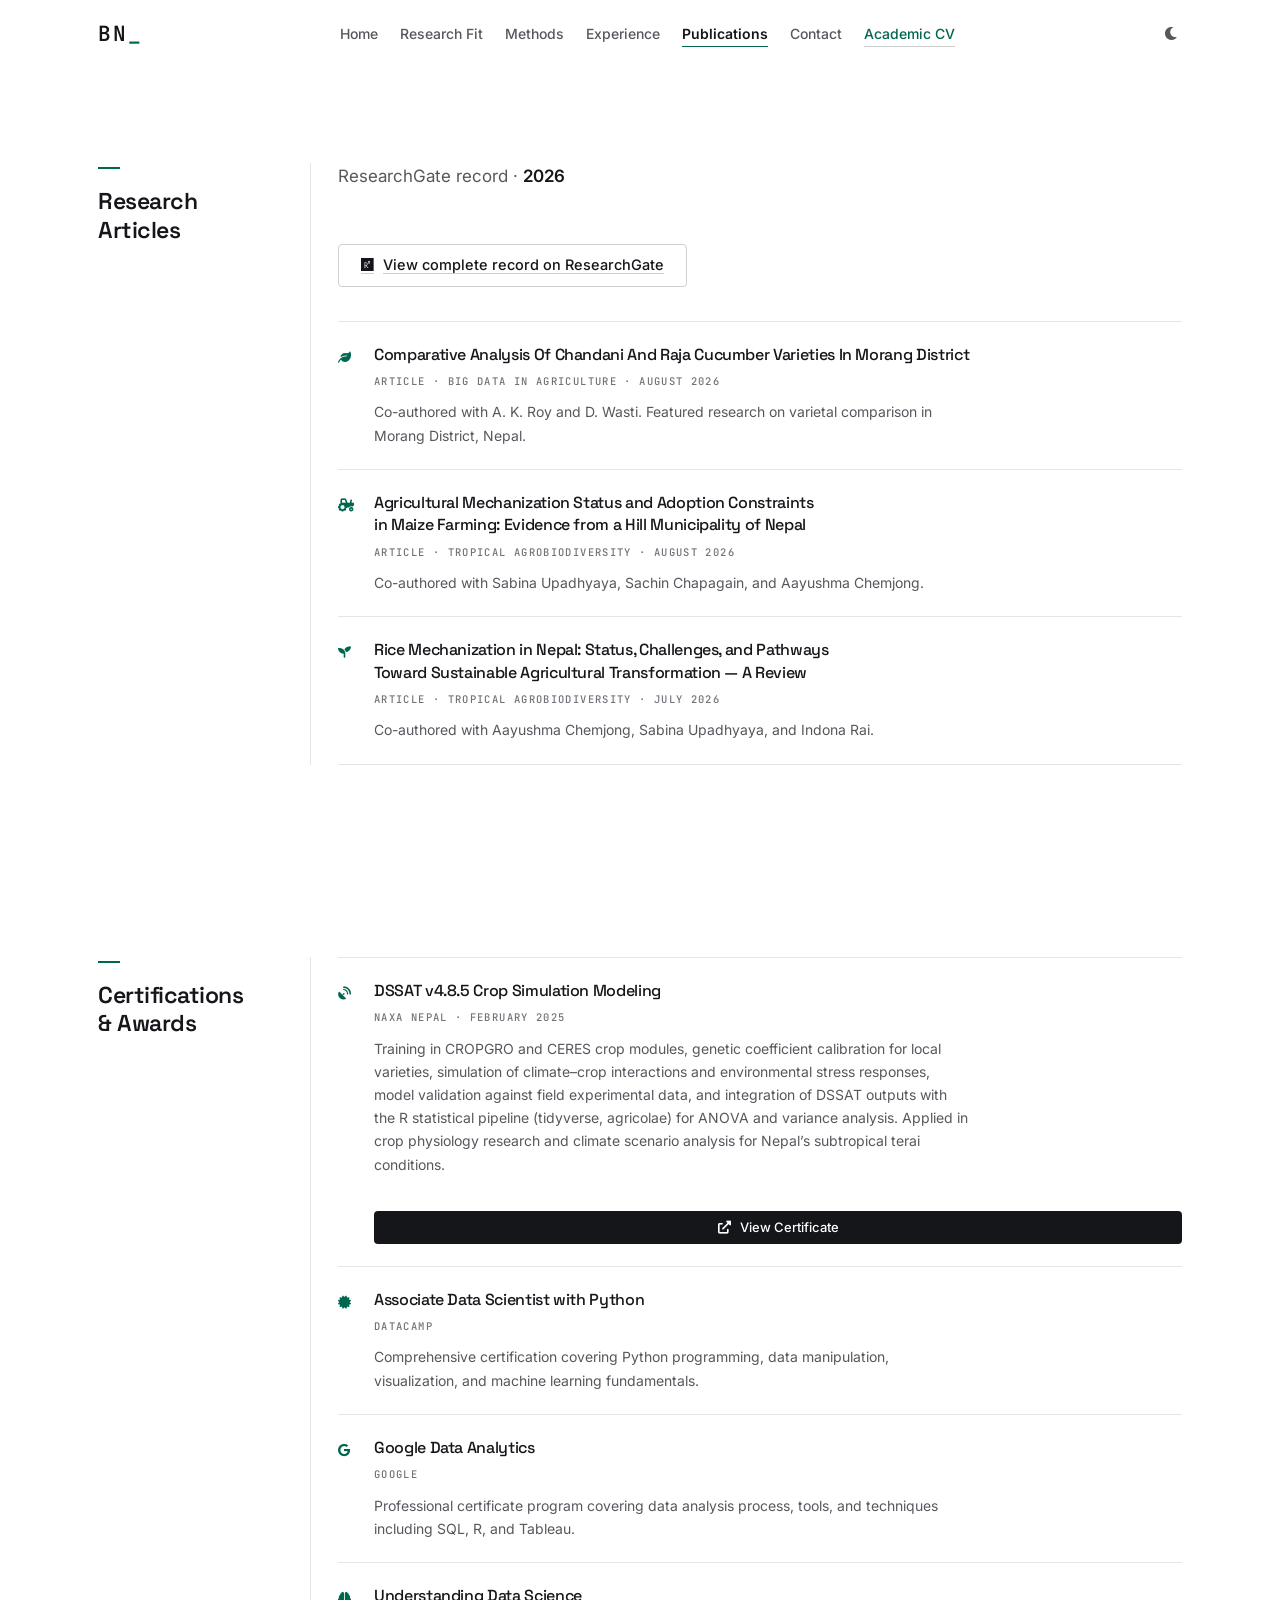
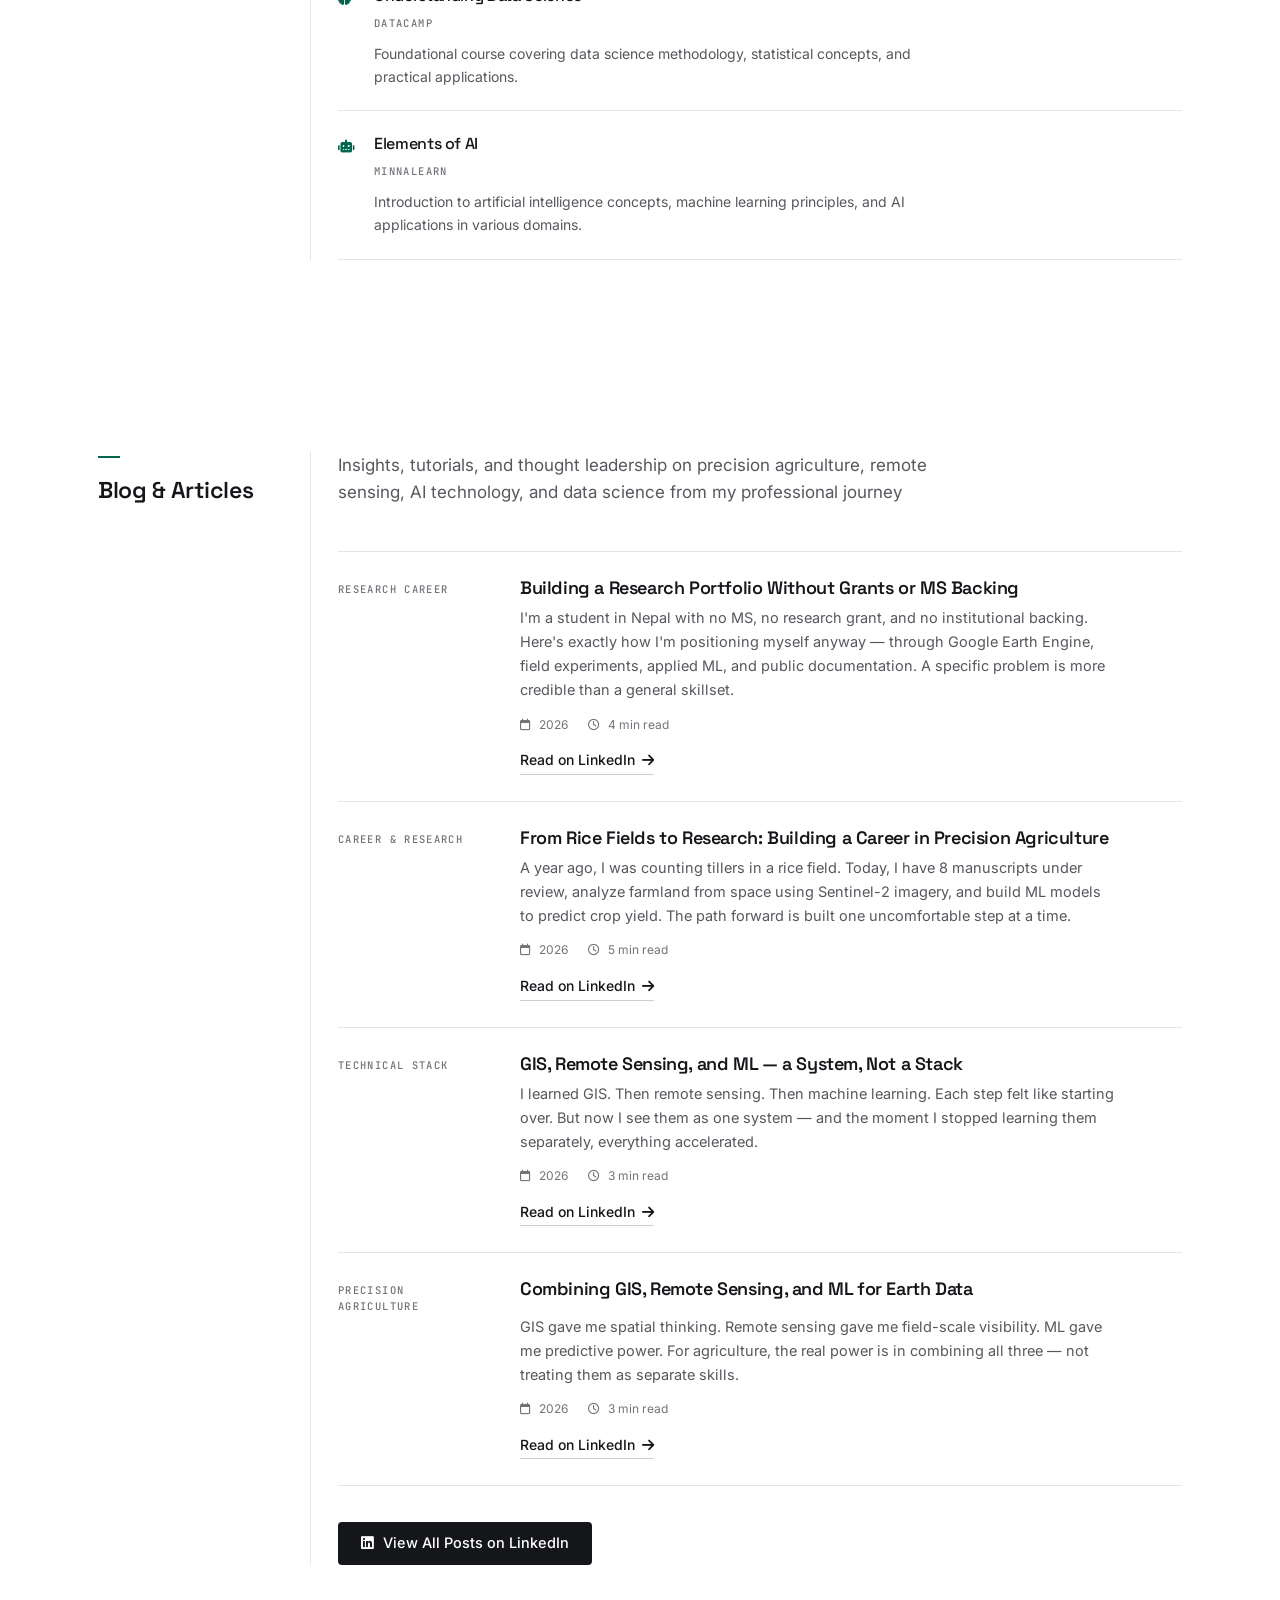
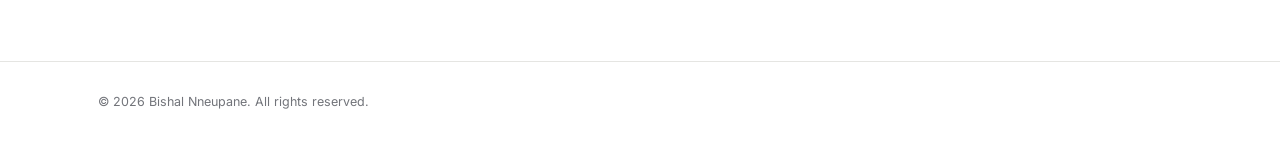
<file: publications.html>
<!DOCTYPE html>
<html lang="en">

<head>
    <!-- Google Tag Manager -->
    <script>(function (w, d, s, l, i) {
            w[l] = w[l] || []; w[l].push({
                'gtm.start':
                    new Date().getTime(), event: 'gtm.js'
            }); var f = d.getElementsByTagName(s)[0],
                j = d.createElement(s), dl = l != 'dataLayer' ? '&l=' + l : ''; j.async = true; j.src =
                    'https://www.googletagmanager.com/gtm.js?id=' + i + dl; f.parentNode.insertBefore(j, f);
        })(window, document, 'script', 'dataLayer', 'GTM-NJG6S7FP');</script>
    <!-- End Google Tag Manager -->

    <meta charset="UTF-8">
    <meta name="viewport"
        content="width=device-width, initial-scale=1.0, maximum-scale=5.0, user-scalable=yes, viewport-fit=cover">
    <meta name="theme-color" content="#FFFFFF">

    <!-- Applied before first paint so the page never flashes the wrong theme.
         Light is the default for everyone; dark is only used when the visitor
         has explicitly chosen it here before. The OS setting is not followed. -->
    <script>
        (function () {
            try {
                var stored = localStorage.getItem('theme');
                document.documentElement.setAttribute('data-theme', stored === 'dark' ? 'dark' : 'light');
            } catch (e) {
                document.documentElement.setAttribute('data-theme', 'light');
            }
        })();
    </script>
    <meta name="mobile-web-app-capable" content="yes">
    <meta name="apple-mobile-web-app-capable" content="yes">
    <meta name="apple-mobile-web-app-status-bar-style" content="default">
    <meta name="apple-mobile-web-app-title" content="Bishal Nneupane">

    <!-- SEO Meta Tags -->
    <meta name="description"
        content="Three 2026 research articles on cucumber varietal comparison and agricultural mechanisation in Nepal, alongside certifications in DSSAT crop modelling and data science.">
    <meta name="keywords"
        content="Bishal Nneupane, Precision Agriculture Nepal, Remote Sensing Expert, Google Earth Engine, Agricultural Data Science, NDVI Monitoring, GIS Nepal">
    <meta name="author" content="Bishal Nneupane">
    <meta name="robots" content="index, follow, max-snippet:-1, max-image-preview:large, max-video-preview:-1">
    <link rel="canonical" href="https://www.bishalnneupane.com.np/publications.html">
    <link rel="alternate" hreflang="en" href="https://www.bishalnneupane.com.np/publications.html" />
    <link rel="alternate" hreflang="x-default" href="https://www.bishalnneupane.com.np/publications.html" />

    <!-- Open Graph Meta Tags -->
    <meta property="og:title" content="Publications – Research Articles, Certifications &amp; Writing | Bishal Nneupane">
    <meta property="og:description"
        content="Three 2026 research articles on cucumber varietal comparison and agricultural mechanisation in Nepal, alongside certifications in DSSAT crop modelling and data science.">
    <meta property="og:image" content="https://www.bishalnneupane.com.np/og-image.jpg">
    <meta property="og:image:width" content="1200">
    <meta property="og:image:height" content="630">
    <meta property="og:image:alt" content="Bishal Nneupane - Precision Agriculture Specialist from Nepal">
    <meta property="og:url" content="https://www.bishalnneupane.com.np/publications.html">
    <meta property="og:type" content="website">
    <meta property="og:locale" content="en_US">
    <meta property="og:site_name" content="Bishal Nneupane">

    <!-- Twitter Card Meta Tags -->
    <meta name="twitter:card" content="summary_large_image">
    <meta name="twitter:site" content="@bishalnneupane1">
    <meta name="twitter:creator" content="@bishalnneupane1">
    <meta name="twitter:title" content="Publications – Research Articles, Certifications &amp; Writing | Bishal Nneupane">
    <meta name="twitter:description"
        content="Three 2026 research articles on cucumber varietal comparison and agricultural mechanisation in Nepal, alongside certifications in DSSAT crop modelling and data science.">
    <meta name="twitter:image" content="https://www.bishalnneupane.com.np/og-image.jpg">
    <meta name="twitter:image:alt" content="Bishal Nneupane - Precision Agriculture Specialist">

    <link rel="preconnect" href="https://cdnjs.cloudflare.com">
    <link rel="dns-prefetch" href="https://cdnjs.cloudflare.com">
    <link rel="preconnect" href="https://fonts.googleapis.com">
    <link rel="preconnect" href="https://fonts.gstatic.com" crossorigin>
    <link
        href="https://fonts.googleapis.com/css2?family=Space+Grotesk:wght@500;600;700&family=Inter:wght@400;500;600;700&family=JetBrains+Mono:wght@400;500&display=swap"
        rel="stylesheet">

    <!-- Preload critical resources -->
    <link rel="preload" href="style.css" as="style">
    <link rel="preload" href="script.js" as="script">

    <!-- Favicon and Icons -->
    <link rel="icon" type="image/png" sizes="512x512" href="favicon-512x512.png">
    <link rel="apple-touch-icon" sizes="180x180" href="apple-touch-icon.png">
    <link rel="icon" type="image/png" sizes="32x32" href="favicon-32x32.png">
    <link rel="icon" type="image/png" sizes="16x16" href="favicon-16x16.png">
    <link rel="manifest" href="site.webmanifest">

    <title>Publications – Research Articles, Certifications &amp; Writing | Bishal Nneupane</title>
    <link rel="stylesheet" href="style.css">
    <link href="https://cdnjs.cloudflare.com/ajax/libs/font-awesome/6.0.0/css/all.min.css" rel="stylesheet">
    <script type="application/ld+json">
    {
        "@context": "https://schema.org",
        "@type": "BreadcrumbList",
        "itemListElement": [
            {
                "@type": "ListItem",
                "position": 1,
                "name": "Home",
                "item": "https://www.bishalnneupane.com.np/"
            },
            {
                "@type": "ListItem",
                "position": 2,
                "name": "Publications",
                "item": "https://www.bishalnneupane.com.np/publications.html"
            }
        ]
    }
    </script>
    <script type="application/ld+json">
    {
        "@context": "https://schema.org",
        "@type": "ScholarlyArticle",
        "headline": "Comparative Analysis Of Chandani And Raja Cucumber Varieties In Morang District",
        "author": {
            "@type": "Person",
            "name": "Bishal Nneupane",
            "url": "https://www.bishalnneupane.com.np/"
        },
        "datePublished": "2026-08",
        "isPartOf": {
            "@type": "Periodical",
            "name": "Big Data In Agriculture"
        }
    }
    </script>
    <script type="application/ld+json">
    {
        "@context": "https://schema.org",
        "@type": "ScholarlyArticle",
        "headline": "Agricultural Mechanization Status and Adoption Constraints in Maize Farming: Evidence from a Hill Municipality of Nepal",
        "author": {
            "@type": "Person",
            "name": "Bishal Nneupane",
            "url": "https://www.bishalnneupane.com.np/"
        },
        "datePublished": "2026-08",
        "isPartOf": {
            "@type": "Periodical",
            "name": "Tropical Agrobiodiversity"
        }
    }
    </script>
    <script type="application/ld+json">
    {
        "@context": "https://schema.org",
        "@type": "ScholarlyArticle",
        "headline": "Rice Mechanization in Nepal: Status, Challenges, and Pathways Toward Sustainable Agricultural Transformation — A Review",
        "author": {
            "@type": "Person",
            "name": "Bishal Nneupane",
            "url": "https://www.bishalnneupane.com.np/"
        },
        "datePublished": "2026-07",
        "isPartOf": {
            "@type": "Periodical",
            "name": "Tropical Agrobiodiversity"
        }
    }
    </script>
</head>

<body>
    <!-- Google Tag Manager (noscript) -->
    <noscript><iframe src="https://www.googletagmanager.com/ns.html?id=GTM-NJG6S7FP" height="0" width="0"
            style="display:none;visibility:hidden"></iframe></noscript>
    <!-- End Google Tag Manager (noscript) -->

    <!-- Noscript fallback for SEO crawlers -->
    <noscript>
        <style>
            .animate-on-scroll {
                opacity: 1 !important;
                transform: none !important;
            }
        </style>
    </noscript>
    <header>
        <nav class="navbar">
            <div class="nav-container">
                <a href="index.html" class="logo">BN<span class="logo-cursor">_</span></a>
                <ul class="nav-menu" id="primary-navigation">
                    <li><a href="index.html" title="Back to the homepage">Home</a></li>
                    <li><a href="research-fit.html" title="MSc research interests and assistantship fit">Research Fit</a></li>
                    <li><a href="methods.html" title="Research methods, technical skills, and applied projects">Methods</a></li>
                    <li><a href="experience.html" title="Research, field, and development experience">Experience</a></li>
                    <li><a href="publications.html" title="Research articles, certifications, and writing" aria-current="page">Publications</a></li>
                    <li><a href="contact.html" title="Contact Bishal about MSc supervision or research assistantships">Contact</a></li>
                    <li><a href="cv.html" class="nav-cta" title="Download academic CV">Academic CV</a></li>
                </ul>
                <div class="nav-actions">
                    <button class="theme-toggle" type="button" aria-label="Switch to dark theme" aria-pressed="false">
                        <i class="fas fa-sun" aria-hidden="true"></i>
                        <i class="fas fa-moon" aria-hidden="true"></i>
                    </button>
                    <button class="hamburger" type="button" aria-label="Toggle navigation menu" aria-controls="primary-navigation" aria-expanded="false">
                        <span></span>
                        <span></span>
                        <span></span>
                    </button>
                </div>
            </div>
        </nav>
    </header>

    <main id="main-content">
        <section id="publications" class="certifications">
            <div class="container">
                <h1>Research Articles</h1>
                <p>ResearchGate record &middot; <strong>2026</strong></p>
                <p class="publications-profile-link">
                    <a href="https://www.researchgate.net/profile/Bishal-Neupane-7" target="_blank" rel="noopener"
                        class="btn btn-secondary">
                        <i class="fab fa-researchgate"></i> View complete record on ResearchGate
                    </a>
                </p>
                <div class="certifications-grid">
                    <div class="certification-card">
                        <div class="cert-icon">
                            <i class="fas fa-leaf"></i>
                        </div>
                        <h3>Comparative Analysis Of Chandani And Raja Cucumber Varieties In Morang District</h3>
                        <p class="issuer">Article &middot; Big Data In Agriculture &middot; August 2026</p>
                        <p>Co-authored with A. K. Roy and D. Wasti. Featured research on varietal comparison in Morang District, Nepal.</p>
                    </div>
                    <div class="certification-card">
                        <div class="cert-icon">
                            <i class="fas fa-tractor"></i>
                        </div>
                        <h3>Agricultural Mechanization Status and Adoption Constraints in Maize Farming: Evidence from a Hill Municipality of Nepal</h3>
                        <p class="issuer">Article &middot; Tropical Agrobiodiversity &middot; August 2026</p>
                        <p>Co-authored with Sabina Upadhyaya, Sachin Chapagain, and Aayushma Chemjong.</p>
                    </div>
                    <div class="certification-card">
                        <div class="cert-icon">
                            <i class="fas fa-seedling"></i>
                        </div>
                        <h3>Rice Mechanization in Nepal: Status, Challenges, and Pathways Toward Sustainable Agricultural Transformation — A Review</h3>
                        <p class="issuer">Article &middot; Tropical Agrobiodiversity &middot; July 2026</p>
                        <p>Co-authored with Aayushma Chemjong, Sabina Upadhyaya, and Indona Rai.</p>
                    </div>
                </div>
            </div>
        </section>

        <section id="certifications" class="certifications">
            <div class="container">
                <h2>Certifications &amp; Awards</h2>
                <div class="certifications-grid">
                    <div class="certification-card">
                        <div class="cert-icon">
                            <i class="fas fa-satellite-dish"></i>
                        </div>
                        <h3>DSSAT v4.8.5 Crop Simulation Modeling</h3>
                        <p class="issuer">NAXA Nepal &middot; February 2025</p>
                        <p>Training in CROPGRO and CERES crop modules, genetic coefficient calibration for local varieties, simulation of climate&ndash;crop interactions and environmental stress responses, model validation against field experimental data, and integration of DSSAT outputs with the R statistical pipeline (tidyverse, agricolae) for ANOVA and variance analysis. Applied in crop physiology research and climate scenario analysis for Nepal&rsquo;s subtropical terai conditions.</p>
                        <a href="Bishal_Neupane_DSSAT_certificate.pdf" target="_blank" rel="noopener" class="btn btn-small btn-primary" style="margin-top: var(--space-md);">
                            <i class="fas fa-external-link-alt"></i> View Certificate
                        </a>
                    </div>
                    <div class="certification-card">
                        <div class="cert-icon">
                            <i class="fas fa-certificate"></i>
                        </div>
                        <h3>Associate Data Scientist with Python</h3>
                        <p class="issuer">DataCamp</p>
                        <p>Comprehensive certification covering Python programming, data manipulation, visualization,
                            and machine learning fundamentals.</p>
                    </div>
                    <div class="certification-card">
                        <div class="cert-icon">
                            <i class="fab fa-google"></i>
                        </div>
                        <h3>Google Data Analytics</h3>
                        <p class="issuer">Google</p>
                        <p>Professional certificate program covering data analysis process, tools, and techniques
                            including SQL, R, and Tableau.</p>
                    </div>
                    <div class="certification-card">
                        <div class="cert-icon">
                            <i class="fas fa-brain"></i>
                        </div>
                        <h3>Understanding Data Science</h3>
                        <p class="issuer">DataCamp</p>
                        <p>Foundational course covering data science methodology, statistical concepts, and practical
                            applications.</p>
                    </div>
                    <div class="certification-card">
                        <div class="cert-icon">
                            <i class="fas fa-robot"></i>
                        </div>
                        <h3>Elements of AI</h3>
                        <p class="issuer">MinnaLearn</p>
                        <p>Introduction to artificial intelligence concepts, machine learning principles, and AI
                            applications in various domains.</p>
                    </div>
                </div>
            </div>
        </section>

        <section id="blog" class="blog">
            <div class="container">
                <h2>Blog &amp; Articles</h2>
                <p class="section-intro">Insights, tutorials, and thought leadership on precision agriculture, remote
                    sensing, AI technology, and data science from my professional journey</p>

                <div class="blog-grid">
                    <article class="blog-card">
                        <div class="blog-icon">
                            <i class="fas fa-bullseye"></i>
                        </div>
                        <div class="blog-content">
                            <span class="blog-category">Research Career</span>
                            <h3>Building a Research Portfolio Without Grants or MS Backing</h3>
                            <p>I'm a student in Nepal with no MS, no research grant, and no institutional backing.
                                Here's exactly how I'm positioning myself anyway — through Google Earth Engine,
                                field experiments, applied ML, and public documentation. A specific problem is more
                                credible than a general skillset.</p>
                            <div class="blog-meta">
                                <span><i class="far fa-calendar"></i> 2026</span>
                                <span><i class="far fa-clock"></i> 4 min read</span>
                            </div>
                            <a href="https://www.linkedin.com/posts/bishalnneupane_opentowork-researchopportunities-agritech-activity-7447274636175826944-Owc4"
                                target="_blank" rel="noopener" class="blog-link">
                                Read on LinkedIn <i class="fas fa-arrow-right"></i>
                            </a>
                        </div>
                    </article>

                    <article class="blog-card">
                        <div class="blog-icon">
                            <i class="fas fa-route"></i>
                        </div>
                        <div class="blog-content">
                            <span class="blog-category">Career &amp; Research</span>
                            <h3>From Rice Fields to Research: Building a Career in Precision Agriculture</h3>
                            <p>A year ago, I was counting tillers in a rice field. Today, I have 8 manuscripts under
                                review, analyze farmland from space using Sentinel-2 imagery, and build ML models to
                                predict crop yield. The path forward is built one uncomfortable step at a time.</p>
                            <div class="blog-meta">
                                <span><i class="far fa-calendar"></i> 2026</span>
                                <span><i class="far fa-clock"></i> 5 min read</span>
                            </div>
                            <a href="https://www.linkedin.com/posts/bishalnneupane_a-year-ago-i-was-counting-tillers-in-a-rice-activity-7458510892612104192-jumJ"
                                target="_blank" rel="noopener" class="blog-link">
                                Read on LinkedIn <i class="fas fa-arrow-right"></i>
                            </a>
                        </div>
                    </article>

                    <article class="blog-card">
                        <div class="blog-icon">
                            <i class="fas fa-layer-group"></i>
                        </div>
                        <div class="blog-content">
                            <span class="blog-category">Technical Stack</span>
                            <h3>GIS, Remote Sensing, and ML — a System, Not a Stack</h3>
                            <p>I learned GIS. Then remote sensing. Then machine learning. Each step felt like
                                starting over. But now I see them as one system — and the moment I stopped learning
                                them separately, everything accelerated.</p>
                            <div class="blog-meta">
                                <span><i class="far fa-calendar"></i> 2026</span>
                                <span><i class="far fa-clock"></i> 3 min read</span>
                            </div>
                            <a href="https://www.linkedin.com/feed/update/urn:li:activity:7458146139859484673/"
                                target="_blank" rel="noopener" class="blog-link">
                                Read on LinkedIn <i class="fas fa-arrow-right"></i>
                            </a>
                        </div>
                    </article>

                    <article class="blog-card">
                        <div class="blog-icon">
                            <i class="fas fa-network-wired"></i>
                        </div>
                        <div class="blog-content">
                            <span class="blog-category">Precision Agriculture</span>
                            <h3>Combining GIS, Remote Sensing, and ML for Earth Data</h3>
                            <p>GIS gave me spatial thinking. Remote sensing gave me field-scale visibility. ML gave
                                me predictive power. For agriculture, the real power is in combining all three —
                                not treating them as separate skills.</p>
                            <div class="blog-meta">
                                <span><i class="far fa-calendar"></i> 2026</span>
                                <span><i class="far fa-clock"></i> 3 min read</span>
                            </div>
                            <a href="https://www.linkedin.com/posts/bishalnneupane_remotesensing-gis-machinelearning-activity-7445824970854854656-2ByJ"
                                target="_blank" rel="noopener" class="blog-link">
                                Read on LinkedIn <i class="fas fa-arrow-right"></i>
                            </a>
                        </div>
                    </article>
                </div>

                <div class="blog-cta">
                    <a href="https://www.linkedin.com/in/bishalnneupane/recent-activity/all/" target="_blank"
                        rel="noopener" class="btn btn-primary">
                        <i class="fab fa-linkedin"></i> View All Posts on LinkedIn
                    </a>
                </div>
            </div>
        </section>
    </main>

    <footer>
        <div class="container">
            <p>&copy; <span id="copyright-year">2026</span> Bishal Nneupane. All rights reserved.</p>
        </div>
    </footer>

    <script defer src="script.js"></script>
</body>

</html>
</file>
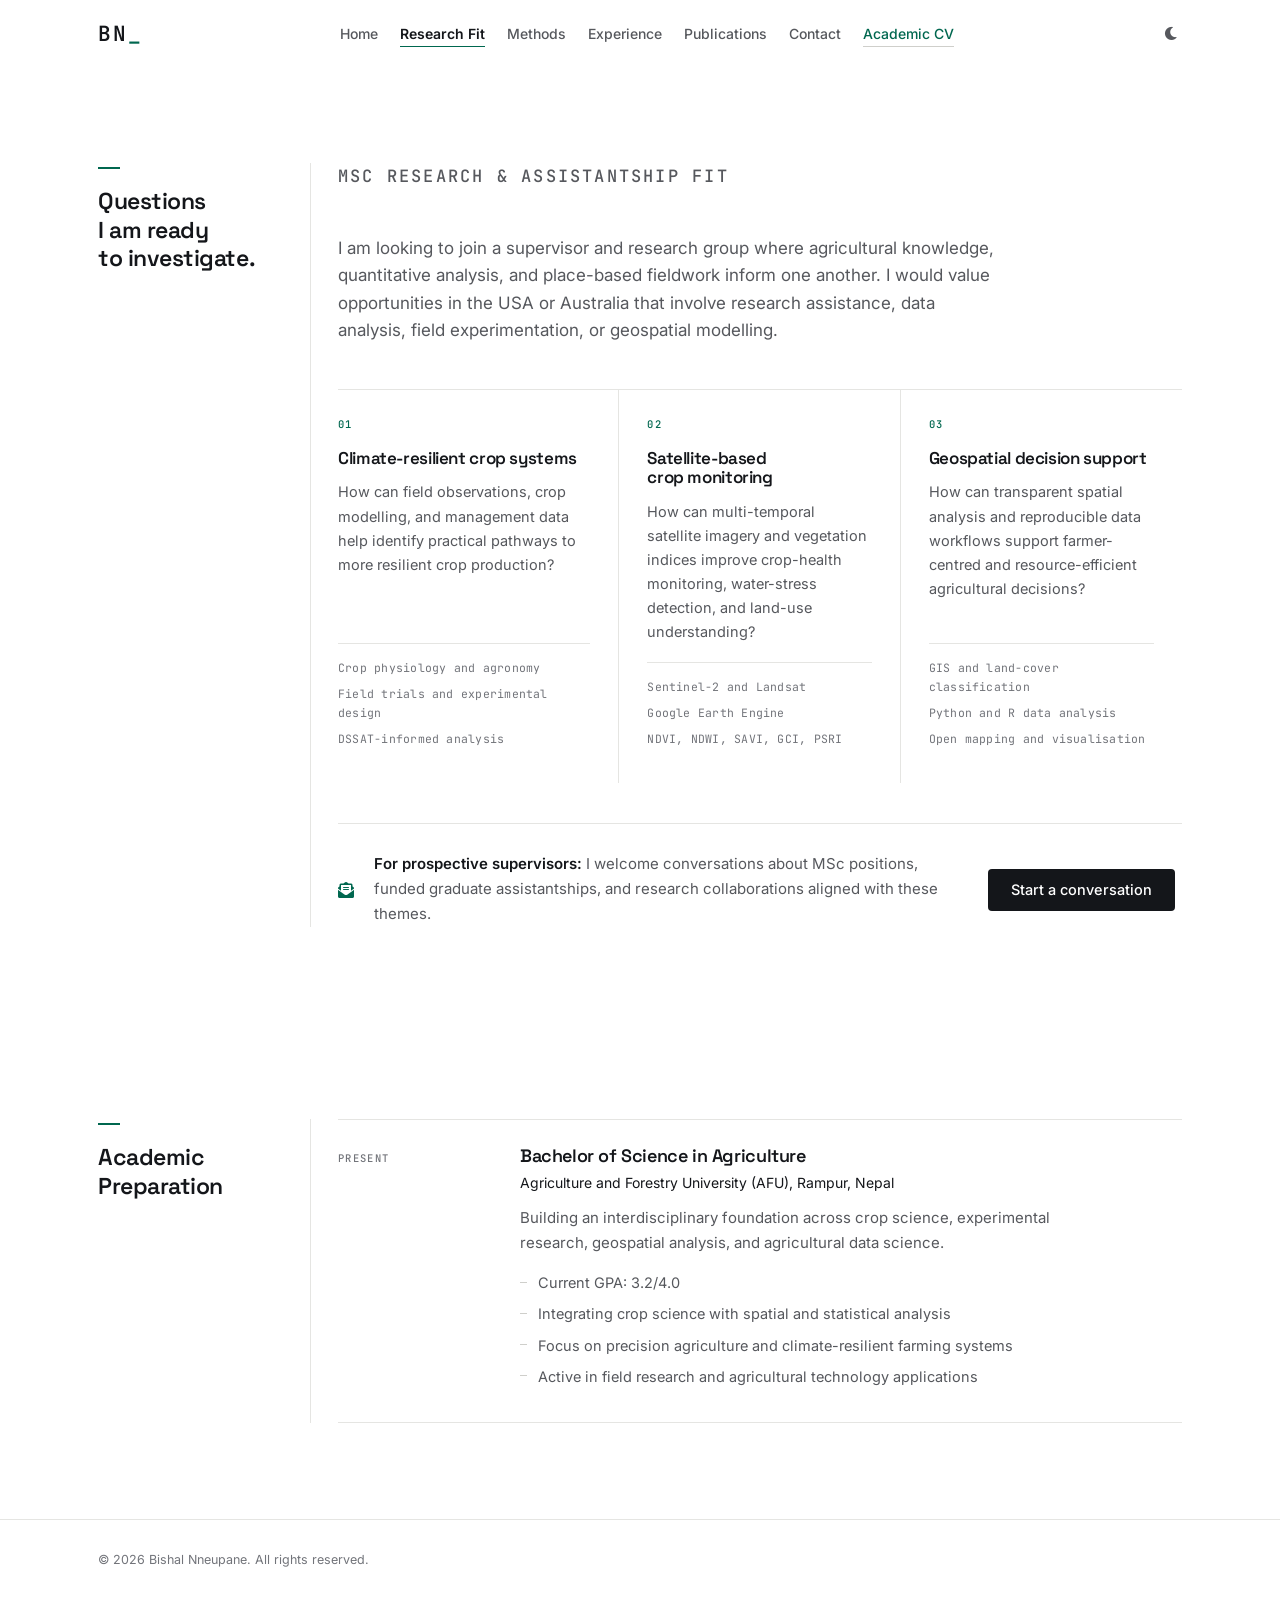
<file: research-fit.html>
<!DOCTYPE html>
<html lang="en">

<head>
    <!-- Google Tag Manager -->
    <script>(function (w, d, s, l, i) {
            w[l] = w[l] || []; w[l].push({
                'gtm.start':
                    new Date().getTime(), event: 'gtm.js'
            }); var f = d.getElementsByTagName(s)[0],
                j = d.createElement(s), dl = l != 'dataLayer' ? '&l=' + l : ''; j.async = true; j.src =
                    'https://www.googletagmanager.com/gtm.js?id=' + i + dl; f.parentNode.insertBefore(j, f);
        })(window, document, 'script', 'dataLayer', 'GTM-NJG6S7FP');</script>
    <!-- End Google Tag Manager -->

    <meta charset="UTF-8">
    <meta name="viewport"
        content="width=device-width, initial-scale=1.0, maximum-scale=5.0, user-scalable=yes, viewport-fit=cover">
    <meta name="theme-color" content="#FFFFFF">

    <!-- Applied before first paint so the page never flashes the wrong theme.
         Light is the default for everyone; dark is only used when the visitor
         has explicitly chosen it here before. The OS setting is not followed. -->
    <script>
        (function () {
            try {
                var stored = localStorage.getItem('theme');
                document.documentElement.setAttribute('data-theme', stored === 'dark' ? 'dark' : 'light');
            } catch (e) {
                document.documentElement.setAttribute('data-theme', 'light');
            }
        })();
    </script>
    <meta name="mobile-web-app-capable" content="yes">
    <meta name="apple-mobile-web-app-capable" content="yes">
    <meta name="apple-mobile-web-app-status-bar-style" content="default">
    <meta name="apple-mobile-web-app-title" content="Bishal Nneupane">

    <!-- SEO Meta Tags -->
    <meta name="description"
        content="The MSc research themes Bishal Nneupane is ready to investigate — climate-resilient crop systems, satellite-based crop monitoring, and geospatial decision support — with his academic preparation at AFU Rampur.">
    <meta name="keywords"
        content="Bishal Nneupane, Precision Agriculture Nepal, Remote Sensing Expert, Google Earth Engine, Agricultural Data Science, NDVI Monitoring, GIS Nepal">
    <meta name="author" content="Bishal Nneupane">
    <meta name="robots" content="index, follow, max-snippet:-1, max-image-preview:large, max-video-preview:-1">
    <link rel="canonical" href="https://www.bishalnneupane.com.np/research-fit.html">
    <link rel="alternate" hreflang="en" href="https://www.bishalnneupane.com.np/research-fit.html" />
    <link rel="alternate" hreflang="x-default" href="https://www.bishalnneupane.com.np/research-fit.html" />

    <!-- Open Graph Meta Tags -->
    <meta property="og:title" content="Research Fit – MSc Interests &amp; Academic Preparation | Bishal Nneupane">
    <meta property="og:description"
        content="The MSc research themes Bishal Nneupane is ready to investigate — climate-resilient crop systems, satellite-based crop monitoring, and geospatial decision support — with his academic preparation at AFU Rampur.">
    <meta property="og:image" content="https://www.bishalnneupane.com.np/og-image.jpg">
    <meta property="og:image:width" content="1200">
    <meta property="og:image:height" content="630">
    <meta property="og:image:alt" content="Bishal Nneupane - Precision Agriculture Specialist from Nepal">
    <meta property="og:url" content="https://www.bishalnneupane.com.np/research-fit.html">
    <meta property="og:type" content="website">
    <meta property="og:locale" content="en_US">
    <meta property="og:site_name" content="Bishal Nneupane">

    <!-- Twitter Card Meta Tags -->
    <meta name="twitter:card" content="summary_large_image">
    <meta name="twitter:site" content="@bishalnneupane1">
    <meta name="twitter:creator" content="@bishalnneupane1">
    <meta name="twitter:title" content="Research Fit – MSc Interests &amp; Academic Preparation | Bishal Nneupane">
    <meta name="twitter:description"
        content="The MSc research themes Bishal Nneupane is ready to investigate — climate-resilient crop systems, satellite-based crop monitoring, and geospatial decision support — with his academic preparation at AFU Rampur.">
    <meta name="twitter:image" content="https://www.bishalnneupane.com.np/og-image.jpg">
    <meta name="twitter:image:alt" content="Bishal Nneupane - Precision Agriculture Specialist">

    <link rel="preconnect" href="https://cdnjs.cloudflare.com">
    <link rel="dns-prefetch" href="https://cdnjs.cloudflare.com">
    <link rel="preconnect" href="https://fonts.googleapis.com">
    <link rel="preconnect" href="https://fonts.gstatic.com" crossorigin>
    <link
        href="https://fonts.googleapis.com/css2?family=Space+Grotesk:wght@500;600;700&family=Inter:wght@400;500;600;700&family=JetBrains+Mono:wght@400;500&display=swap"
        rel="stylesheet">

    <!-- Preload critical resources -->
    <link rel="preload" href="style.css" as="style">
    <link rel="preload" href="script.js" as="script">

    <!-- Favicon and Icons -->
    <link rel="icon" type="image/png" sizes="512x512" href="favicon-512x512.png">
    <link rel="apple-touch-icon" sizes="180x180" href="apple-touch-icon.png">
    <link rel="icon" type="image/png" sizes="32x32" href="favicon-32x32.png">
    <link rel="icon" type="image/png" sizes="16x16" href="favicon-16x16.png">
    <link rel="manifest" href="site.webmanifest">

    <title>Research Fit – MSc Interests &amp; Academic Preparation | Bishal Nneupane</title>
    <link rel="stylesheet" href="style.css">
    <link href="https://cdnjs.cloudflare.com/ajax/libs/font-awesome/6.0.0/css/all.min.css" rel="stylesheet">
    <script type="application/ld+json">
    {
        "@context": "https://schema.org",
        "@type": "BreadcrumbList",
        "itemListElement": [
            {
                "@type": "ListItem",
                "position": 1,
                "name": "Home",
                "item": "https://www.bishalnneupane.com.np/"
            },
            {
                "@type": "ListItem",
                "position": 2,
                "name": "Research Fit",
                "item": "https://www.bishalnneupane.com.np/research-fit.html"
            }
        ]
    }
    </script>
</head>

<body>
    <!-- Google Tag Manager (noscript) -->
    <noscript><iframe src="https://www.googletagmanager.com/ns.html?id=GTM-NJG6S7FP" height="0" width="0"
            style="display:none;visibility:hidden"></iframe></noscript>
    <!-- End Google Tag Manager (noscript) -->

    <!-- Noscript fallback for SEO crawlers -->
    <noscript>
        <style>
            .animate-on-scroll {
                opacity: 1 !important;
                transform: none !important;
            }
        </style>
    </noscript>
    <header>
        <nav class="navbar">
            <div class="nav-container">
                <a href="index.html" class="logo">BN<span class="logo-cursor">_</span></a>
                <ul class="nav-menu" id="primary-navigation">
                    <li><a href="index.html" title="Back to the homepage">Home</a></li>
                    <li><a href="research-fit.html" title="MSc research interests and assistantship fit" aria-current="page">Research Fit</a></li>
                    <li><a href="methods.html" title="Research methods, technical skills, and applied projects">Methods</a></li>
                    <li><a href="experience.html" title="Research, field, and development experience">Experience</a></li>
                    <li><a href="publications.html" title="Research articles, certifications, and writing">Publications</a></li>
                    <li><a href="contact.html" title="Contact Bishal about MSc supervision or research assistantships">Contact</a></li>
                    <li><a href="cv.html" class="nav-cta" title="Download academic CV">Academic CV</a></li>
                </ul>
                <div class="nav-actions">
                    <button class="theme-toggle" type="button" aria-label="Switch to dark theme" aria-pressed="false">
                        <i class="fas fa-sun" aria-hidden="true"></i>
                        <i class="fas fa-moon" aria-hidden="true"></i>
                    </button>
                    <button class="hamburger" type="button" aria-label="Toggle navigation menu" aria-controls="primary-navigation" aria-expanded="false">
                        <span></span>
                        <span></span>
                        <span></span>
                    </button>
                </div>
            </div>
        </nav>
    </header>

    <main id="main-content">
        <section id="research-fit" class="research-fit">
            <div class="container">
                <div class="research-fit-heading">
                    <p class="section-label">MSc research &amp; assistantship fit</p>
                    <h1>Questions I am ready to investigate.</h1>
                    <p>I am looking to join a supervisor and research group where agricultural knowledge, quantitative analysis, and place-based fieldwork inform one another. I would value opportunities in the USA or Australia that involve research assistance, data analysis, field experimentation, or geospatial modelling.</p>
                </div>
                <div class="research-fit-grid">
                    <article class="research-fit-card">
                        <span class="research-fit-index">01</span>
                        <h3>Climate-resilient crop systems</h3>
                        <p>How can field observations, crop modelling, and management data help identify practical pathways to more resilient crop production?</p>
                        <ul>
                            <li>Crop physiology and agronomy</li>
                            <li>Field trials and experimental design</li>
                            <li>DSSAT-informed analysis</li>
                        </ul>
                    </article>
                    <article class="research-fit-card">
                        <span class="research-fit-index">02</span>
                        <h3>Satellite-based crop monitoring</h3>
                        <p>How can multi-temporal satellite imagery and vegetation indices improve crop-health monitoring, water-stress detection, and land-use understanding?</p>
                        <ul>
                            <li>Sentinel-2 and Landsat</li>
                            <li>Google Earth Engine</li>
                            <li>NDVI, NDWI, SAVI, GCI, PSRI</li>
                        </ul>
                    </article>
                    <article class="research-fit-card">
                        <span class="research-fit-index">03</span>
                        <h3>Geospatial decision support</h3>
                        <p>How can transparent spatial analysis and reproducible data workflows support farmer-centred and resource-efficient agricultural decisions?</p>
                        <ul>
                            <li>GIS and land-cover classification</li>
                            <li>Python and R data analysis</li>
                            <li>Open mapping and visualisation</li>
                        </ul>
                    </article>
                </div>
                <div class="research-fit-note">
                    <i class="fas fa-envelope-open-text" aria-hidden="true"></i>
                    <p><strong>For prospective supervisors:</strong> I welcome conversations about MSc positions, funded graduate assistantships, and research collaborations aligned with these themes.</p>
                    <a href="contact.html" class="btn btn-primary">Start a conversation</a>
                </div>
            </div>
        </section>

        <section id="education" class="education">
            <div class="container">
                <h2>Academic Preparation</h2>
                <div class="education-timeline">
                    <div class="timeline-item">
                        <div class="timeline-date">Present</div>
                        <div class="timeline-content">
                            <h3>Bachelor of Science in Agriculture</h3>
                            <p class="institution">Agriculture and Forestry University (AFU), Rampur, Nepal</p>
                            <p>Building an interdisciplinary foundation across crop science, experimental research, geospatial analysis, and agricultural data science.</p>
                            <ul>
                                <li>Current GPA: 3.2/4.0</li>
                                <li>Integrating crop science with spatial and statistical analysis</li>
                                <li>Focus on precision agriculture and climate-resilient farming systems</li>
                                <li>Active in field research and agricultural technology applications</li>
                            </ul>
                        </div>
                    </div>
                </div>
            </div>
        </section>
    </main>

    <footer>
        <div class="container">
            <p>&copy; <span id="copyright-year">2026</span> Bishal Nneupane. All rights reserved.</p>
        </div>
    </footer>

    <script defer src="script.js"></script>
</body>

</html>
</file>
<file: style.css>
/* =========================================================
   bishalnneupane.com.np
   Ink on paper. Laid out like a field report, not a landing page.

   Structure: every section puts its heading in a left margin rail,
   against a survey graticule line that runs the height of the page.
   Separation is done with hairline rules and air — not tinted panels.
   The hand-drawn botanicals and contour lines are the only ornament.
   ========================================================= */

/* ---------- DESIGN TOKENS ---------- */
:root {
  /* Paper — the page is white. The wash is warm, never blue-grey. */
  --paper:        #FFFFFF;
  --wash:         #FAFAF9;
  --wash-2:       #F4F4F2;

  /* Ink — neutral greys. A blue cast in body text is the giveaway. */
  --ink:          #14161A;
  --ink-2:        #56585D;
  --ink-3:        #72747A;

  /* Rules */
  --rule:         #E5E5E2;
  --rule-2:       #CFCFCB;

  /* Signal — a deep pine that behaves like a second ink, used sparingly */
  --accent:       #00674F;
  --accent-2:     #B4451F;
  --accent-wash:  #F1F6F4;

  /* Land-cover / NDVI palette — data visuals only */
  --lc-forest:    #2E7D46;
  --lc-cropland:  #C9D44E;
  --lc-irrigated: #4EC9B0;
  --lc-barren:    #A08A5F;
  --lc-grazing:   #7CA03F;
  --lc-water:     #3F7FC9;

  /* Typography */
  --font-display: "Space Grotesk", "Helvetica Neue", Arial, sans-serif;
  --font-sans:    "Inter", system-ui, -apple-system, "Segoe UI", Roboto, sans-serif;
  --font-mono:    "JetBrains Mono", Menlo, Consolas, monospace;

  /* Metrics */
  --container: 1140px;
  --pad:       28px;   /* container side padding — the graticule maths uses it */
  --rail:      184px;  /* margin rail holding section headings */
  --rail-gap:  56px;
  --radius:    4px;

  /* Legacy tokens still referenced by inline styles in the markup */
  --primary:      var(--accent);
  --primary-dark: var(--accent);
  --gray-600:     var(--ink-2);
  --space-md:     1.25rem;
  --space-lg:     2rem;
  --space-xl:     3rem;
  --space-2xl:    4.5rem;

  --header-height: 66px;

  color-scheme: light;
}

[data-theme="dark"] {
  --paper:        #101113;
  --wash:         #17191C;
  --wash-2:       #1D2023;

  --ink:          #E8E8E6;
  --ink-2:        #9B9D9F;
  --ink-3:        #83868A;

  --rule:         #26282B;
  --rule-2:       #3A3D40;

  --accent:       #35BE99;
  --accent-2:     #E4734D;
  --accent-wash:  #14201C;

  color-scheme: dark;
}

/* Light is the default for every visitor, so there is deliberately no
   prefers-color-scheme fallback here: a dark OS must not darken the site.
   Dark applies only via [data-theme="dark"], which the toggle sets. */

/* ---------- RESET ---------- */
*, *::before, *::after { box-sizing: border-box; }

html {
  scroll-behavior: smooth;
  scroll-padding-top: calc(var(--header-height) + 24px);
  -webkit-text-size-adjust: 100%;
}

body {
  margin: 0;
  font-family: var(--font-sans);
  font-size: 16px;
  font-weight: 400;
  line-height: 1.66;
  color: var(--ink);
  background-color: var(--paper);
  overflow-x: clip;
  -webkit-font-smoothing: antialiased;
  text-rendering: optimizeLegibility;
  /* Short pages (the CV page is one section) still put the footer on the
     floor of the viewport rather than halfway up it. */
  min-height: 100vh;
  display: flex;
  flex-direction: column;
}
main { flex: 1 0 auto; }
footer { flex-shrink: 0; }

img, svg { max-width: 100%; display: block; }
a { color: var(--ink); text-decoration: none; }
ul { padding-left: 0; margin: 0; list-style: none; }
li { margin: 0; }

::selection { background: var(--accent); color: #fff; }

::-webkit-scrollbar { width: 12px; }
::-webkit-scrollbar-track { background: var(--paper); }
::-webkit-scrollbar-thumb { background: var(--rule-2); border: 4px solid var(--paper); border-radius: 8px; }
::-webkit-scrollbar-thumb:hover { background: var(--ink-3); }

:focus-visible { outline: 2px solid var(--accent); outline-offset: 3px; }

@media (prefers-reduced-motion: reduce) {
  html { scroll-behavior: auto; }
  *, *::before, *::after {
    animation-duration: 0.01ms !important;
    animation-iteration-count: 1 !important;
    transition-duration: 0.01ms !important;
  }
}

/* ---------- TYPOGRAPHY ---------- */
h1, h2, h3, h4 {
  font-family: var(--font-display);
  color: var(--ink);
  margin: 0;
  line-height: 1.14;
  letter-spacing: -0.022em;
  text-wrap: balance;
}

h3 { font-size: 18px; font-weight: 600; }
h4 { font-size: 15.5px; font-weight: 600; }

p { margin: 0 0 1.05em; max-width: 66ch; }
p:last-child { margin-bottom: 0; }
strong { font-weight: 600; color: var(--ink); }

main p a,
main li a {
  color: var(--ink);
  text-decoration: underline;
  text-decoration-thickness: 1px;
  text-decoration-color: var(--rule-2);
  text-underline-offset: 0.2em;
  transition: color 0.15s, text-decoration-color 0.15s;
}
main p a:hover,
main li a:hover { color: var(--accent); text-decoration-color: var(--accent); }

/* The utility voice: mono, small, letterspaced. Used for anything that is
   data rather than prose — dates, issuers, tool names, field labels. */
.section-label,
.blog-category,
.timeline-date,
.issuer,
.period,
.index,
.metric,
.tech-tag,
.research-fit-index,
.hero-kicker,
.hero-role,
.contact-item h3,
.form-group label,
.skill-category h3,
.showcase-tags span {
  font-family: var(--font-mono);
  font-weight: 500;
  letter-spacing: 0.13em;
  text-transform: uppercase;
}

/* ---------- LAYOUT ---------- */
.container {
  width: 100%;
  max-width: var(--container);
  margin: 0 auto;
  padding: 0 var(--pad);
}

main > section { padding: clamp(64px, 7.5vw, 104px) 0; }

/* The graticule: heading in the margin rail, a survey line, content to the
   right. The line is a background so it spans the section's full height
   regardless of how the grid rows fall. */
main > section:not(#home) > .container {
  display: grid;
  grid-template-columns: var(--rail) minmax(0, 1fr);
  column-gap: var(--rail-gap);
  align-items: start;
  background-image: linear-gradient(var(--rule), var(--rule));
  background-repeat: no-repeat;
  background-size: 1px 100%;
  background-position: calc(var(--pad) + var(--rail) + (var(--rail-gap) / 2)) 0;
}

main > section:not(#home) > .container > * { grid-column: 2; }

/* h1 on the sub-pages, h2 on every following section — same rail treatment. */
main > section:not(#home) > .container > :is(h1, h2) {
  grid-column: 1;
  grid-row: 1;
  position: sticky;
  top: calc(var(--header-height) + 36px);
  font-size: 23px;
  font-weight: 600;
  line-height: 1.24;
  letter-spacing: -0.02em;
  padding-top: 4px;
}

/* Axis tick where the section meets the graticule */
main > section:not(#home) > .container > :is(h1, h2)::before {
  content: "";
  display: block;
  width: 22px;
  height: 2px;
  background: var(--accent);
  margin-bottom: 18px;
}

/* Lead paragraph under a heading, classed or not */
.section-intro,
main > section > .container > :is(h1, h2) + p {
  max-width: 60ch;
  margin: 0 0 44px;
  color: var(--ink-2);
  font-size: 17px;
  line-height: 1.62;
}

.section-label {
  display: block;
  font-size: 10.5px;
  color: var(--accent);
  margin: 0 0 14px;
  max-width: none;
}

/* ---------- BUTTONS ---------- */
.btn {
  display: inline-flex;
  align-items: center;
  justify-content: center;
  gap: 9px;
  font-family: var(--font-sans);
  font-size: 14.5px;
  font-weight: 500;
  line-height: 1;
  padding: 13px 22px;
  border-radius: var(--radius);
  border: 1px solid transparent;
  cursor: pointer;
  transition: background-color 0.15s, color 0.15s, border-color 0.15s;
}

.btn-primary { background: var(--ink); color: var(--paper); }
.btn-primary:hover { background: var(--accent); color: #fff; }

.btn-accent { background: var(--accent); color: #fff; }
.btn-accent:hover { background: var(--ink); color: var(--paper); }

.btn-secondary { background: transparent; color: var(--ink); border-color: var(--rule-2); }
.btn-secondary:hover { border-color: var(--ink); background: var(--wash); }

.btn-small { padding: 9px 15px; font-size: 13px; }

.btn[disabled] { opacity: 0.55; cursor: not-allowed; }

/* Inline text link with a rule under it — used for "read more" affordances */
.project-link a:not(.btn),
.blog-link {
  display: inline-flex;
  align-items: center;
  gap: 7px;
  font-size: 14px;
  font-weight: 500;
  color: var(--ink);
  border-bottom: 1px solid var(--rule-2);
  padding-bottom: 2px;
  transition: color 0.15s, border-color 0.15s;
}
.project-link a:not(.btn):hover,
.blog-link:hover { color: var(--accent); border-color: var(--accent); }

/* ---------- HEADER ---------- */
header { position: sticky; top: 0; z-index: 60; }

.navbar {
  background: color-mix(in srgb, var(--paper) 88%, transparent);
  backdrop-filter: blur(10px);
  -webkit-backdrop-filter: blur(10px);
  border-bottom: 1px solid transparent;
  transition: border-color 0.25s;
}
.navbar.scrolled,
body.nav-open .navbar { border-bottom-color: var(--rule); }

.nav-container {
  max-width: var(--container);
  margin: 0 auto;
  padding: 0 var(--pad);
  height: 66px;
  display: flex;
  align-items: center;
  justify-content: space-between;
  gap: 24px;
}

.logo {
  font-family: var(--font-mono);
  font-size: 21px;
  font-weight: 600;
  letter-spacing: 0.10em;
  line-height: 1;
  color: var(--ink);
  flex: 0 0 auto;
  /* padding, not height, so the tap target clears 44px without moving the mark */
  padding: 12px 2px;
  margin-left: -2px;
  transition: color 0.15s;
}
.logo:hover { color: var(--accent); }
.logo-cursor { color: var(--accent); }

.nav-menu { display: flex; align-items: center; gap: 22px; }

.nav-menu a {
  font-size: 14px;
  font-weight: 500;
  color: var(--ink-2);
  padding: 4px 0;
  border-bottom: 1px solid transparent;
  transition: color 0.15s, border-color 0.15s;
}
.nav-menu a:hover { color: var(--ink); border-bottom-color: var(--ink); }

.nav-menu .nav-cta {
  color: var(--accent);
  border-bottom-color: var(--rule-2);
}
.nav-menu .nav-cta:hover { color: var(--accent); border-bottom-color: var(--accent); }

/* Which page you are on */
.nav-menu a[aria-current="page"] {
  color: var(--ink);
  /* one step above the rest so the current page still stands out now that
     every link sits at 500 */
  font-weight: 600;
  border-bottom-color: var(--accent);
}
.nav-menu .nav-cta[aria-current="page"] { color: var(--accent); }

/* The negative margin lets the 44px tap boxes overhang the container padding,
   so the icons still line up optically with the container edge. */
.nav-actions {
  display: flex;
  align-items: center;
  gap: 4px;
  flex: 0 0 auto;
  margin-right: -11px;
}

.theme-toggle {
  display: inline-flex;
  align-items: center;
  justify-content: center;
  width: 44px;
  height: 44px;
  padding: 0;
  border: 0;
  background: none;
  /* matched to the hamburger's weight so the pair reads as one control group */
  color: var(--ink-2);
  cursor: pointer;
  font-size: 15px;
  transition: color 0.15s;
}
.theme-toggle:hover { color: var(--accent); }
/* The icon shows the action, not the current state. */
.theme-toggle .fa-sun { display: none; }
.theme-toggle .fa-moon { display: inline-block; }
[data-theme="dark"] .theme-toggle .fa-sun { display: inline-block; }
[data-theme="dark"] .theme-toggle .fa-moon { display: none; }

.hamburger {
  display: none;
  flex-direction: column;
  align-items: center;
  justify-content: center;
  gap: 5px;
  width: 44px;
  height: 44px;
  padding: 0;
  border: 0;
  background: none;
  cursor: pointer;
}
.hamburger span {
  display: block;
  width: 19px;
  height: 1.5px;
  background: var(--ink);
  transition: transform 0.22s, opacity 0.18s;
}
.hamburger.active span:nth-child(1) { transform: translateY(6.5px) rotate(45deg); }
.hamburger.active span:nth-child(2) { opacity: 0; }
.hamburger.active span:nth-child(3) { transform: translateY(-6.5px) rotate(-45deg); }

/* ---------- HERO ---------- */
.hero {
  position: relative;
  padding: clamp(72px, 9vw, 116px) 0 clamp(56px, 7vw, 88px);
  overflow: hidden;
}

.hero .container { position: relative; z-index: 2; }

.hero-main-content {
  display: grid;
  grid-template-columns: minmax(0, 1fr) 300px;
  gap: clamp(32px, 5vw, 68px);
  align-items: end;
}

/* Kicker: a mono standfirst with a rule leading into it */
.hero-kicker {
  display: flex;
  align-items: center;
  gap: 14px;
  margin: 0 0 30px;
  font-size: 10.5px;
  color: var(--ink-2);
  max-width: none;
}
.hero-kicker::before {
  content: "";
  width: 34px;
  height: 1px;
  flex: 0 0 34px;
  background: var(--accent);
}

.hero h1 { margin: 0 0 26px; }

.hero-name {
  display: block;
  font-family: var(--font-display);
  font-size: clamp(46px, 7.4vw, 86px);
  font-weight: 700;
  line-height: 0.94;
  letter-spacing: -0.048em;
}

.hero-role {
  display: block;
  margin-top: 28px;
  font-size: clamp(10.5px, 1.05vw, 12px);
  color: var(--accent);
}
.hero-role .cursor {
  display: inline-block;
  width: 1px;
  height: 0.95em;
  vertical-align: -0.1em;
  background: var(--accent);
  margin-left: 3px;
  animation: cursor-blink 1.05s step-end infinite;
}
@keyframes cursor-blink { 0%, 100% { opacity: 1; } 50% { opacity: 0; } }

.hero-tagline {
  font-family: var(--font-display);
  font-size: clamp(20px, 2vw, 25px);
  font-weight: 500;
  line-height: 1.32;
  letter-spacing: -0.022em;
  color: var(--ink);
  max-width: 30ch;
  margin: 0 0 16px;
}

.hero-summary {
  font-size: 16.5px;
  line-height: 1.62;
  color: var(--ink-2);
  max-width: 54ch;
  margin: 0 0 34px;
}

/* Evidence: three facts divided by rules, the way a caption strip reads.
   Not stat pills. */
.hero-evidence {
  display: grid;
  grid-template-columns: repeat(auto-fit, minmax(178px, 1fr));
  margin: 0 0 34px;
  border-top: 1px solid var(--rule);
  border-bottom: 1px solid var(--rule);
}
.hero-evidence > div {
  display: flex;
  align-items: baseline;
  gap: 9px;
  padding: 15px 20px;
  border-left: 1px solid var(--rule);
}
.hero-evidence > div:first-child { border-left: 0; padding-left: 0; }
.hero-evidence strong {
  font-family: var(--font-mono);
  font-size: 15px;
  font-weight: 500;
  letter-spacing: 0.04em;
  color: var(--accent);
}
.hero-evidence span { font-size: 13.5px; color: var(--ink-2); line-height: 1.4; }

.cta-buttons { display: flex; flex-wrap: wrap; gap: 12px; }

/* Portrait: a plain frame. No glow, no offset shadow card. */
.hero-photo-section { position: relative; }
.photo-container { position: relative; width: 100%; aspect-ratio: 4 / 5; }
.photo-placeholder {
  width: 100%;
  height: 100%;
  overflow: hidden;
  border-radius: var(--radius);
  background: var(--wash);
}
.photo-placeholder img { filter: saturate(0.92); }
.photo-decoration,
.photo-glow { display: none; }

/* The ornament: hand-drawn contour lines and botanicals. These are the only
   decoration on the page, so they are allowed to be seen. */
.hero-decoration {
  position: absolute;
  inset: 0;
  pointer-events: none;
  z-index: 0;
  color: var(--accent);
}
/* Contours are masked to the right of the text column so they never sit
   behind a line of copy. */
.hero-contour {
  position: absolute;
  inset: auto 0 0 0;
  width: 100%;
  height: 46%;
  opacity: 0.18;
  -webkit-mask-image: linear-gradient(to right, transparent 46%, #000 78%);
  mask-image: linear-gradient(to right, transparent 46%, #000 78%);
}

.botanical { position: absolute; color: var(--accent); opacity: 0.34; }

/* Top-right, in the gap above the portrait. */
.sprig-1 { top: 7%; right: 3%; width: 72px; }

/* Hangs in the outer margin beside the container, so it never crosses a line
   of text. Only drawn once the viewport is wide enough to have that margin. */
.sprig-2 { display: none; }
@media (min-width: 1400px) {
  .sprig-2 { display: block; bottom: 9%; left: -112px; width: 88px; }
}

.sprig-3 { display: none; }

/* ---------- HOMEPAGE CONTENTS INDEX ---------- */
/* A table of contents for the site, set like one: identifier in the margin
   column, the entry beside it, a rule between each. */
.index-list { border-top: 1px solid var(--rule); }

.index-entry {
  display: grid;
  grid-template-columns: 150px minmax(0, 1fr) 20px;
  column-gap: 32px;
  align-items: baseline;
  padding: 24px 0;
  border-bottom: 1px solid var(--rule);
}

.index-label {
  font-family: var(--font-mono);
  font-weight: 500;
  font-size: 10.5px;
  letter-spacing: 0.13em;
  text-transform: uppercase;
  color: var(--ink-3);
}

.index-title {
  display: block;
  font-family: var(--font-display);
  font-size: 18px;
  font-weight: 600;
  letter-spacing: -0.022em;
  line-height: 1.3;
  margin-bottom: 5px;
  transition: color 0.15s;
}
.index-note { display: block; font-size: 14.5px; line-height: 1.55; color: var(--ink-2); }

.index-entry i {
  justify-self: end;
  font-size: 12px;
  color: var(--ink-3);
  transition: transform 0.18s, color 0.18s;
}
.index-entry:hover .index-title { color: var(--accent); }
.index-entry:hover i { color: var(--accent); transform: translateX(3px); }

/* ---------- RESEARCH FIT ---------- */
/* display:contents lifts the heading block's children into the section grid so
   the h2 reaches the margin rail like every other section. */
.research-fit-heading { display: contents; }
.research-fit-heading > :is(h1, h2) {
  grid-column: 1;
  /* Spans the label and the intro so its own height never opens a gap
     between them in the content column. */
  grid-row: 1 / span 2;
  position: sticky;
  top: calc(var(--header-height) + 36px);
  font-size: 23px;
  font-weight: 600;
  line-height: 1.24;
  letter-spacing: -0.02em;
  padding-top: 4px;
}
.research-fit-heading > :is(h1, h2)::before {
  content: "";
  display: block;
  width: 22px;
  height: 2px;
  background: var(--accent);
  margin-bottom: 18px;
}
.research-fit-heading > .section-label { grid-column: 2; }
.research-fit-heading > p {
  grid-column: 2;
  max-width: 60ch;
  margin: 0 0 44px;
  color: var(--ink-2);
  font-size: 17px;
  line-height: 1.62;
}

/* These three genuinely are an enumeration, so they keep their numbers. */
.research-fit-grid {
  display: grid;
  grid-template-columns: repeat(auto-fit, minmax(230px, 1fr));
  gap: 0;
  border-top: 1px solid var(--rule);
}
.research-fit-card {
  display: flex;
  flex-direction: column;
  padding: 26px 28px 28px 0;
  border-right: 1px solid var(--rule);
}
.research-fit-card:last-child { border-right: 0; }
.research-fit-card + .research-fit-card { padding-left: 28px; }

.research-fit-index {
  display: block;
  font-size: 10.5px;
  color: var(--accent);
  margin-bottom: 16px;
}
.research-fit-card h3 { margin: 0 0 12px; font-size: 17px; }
.research-fit-card p { color: var(--ink-2); font-size: 14.5px; margin: 0 0 18px; }
/* margin-top:auto drops the method list to the card foot so the rules line up
   across all three regardless of how long each question runs. */
.research-fit-card ul { margin-top: auto; border-top: 1px solid var(--rule); padding-top: 14px; }
.research-fit-card li {
  font-family: var(--font-mono);
  font-size: 11.5px;
  letter-spacing: 0.02em;
  color: var(--ink-3);
  margin-bottom: 7px;
}

.research-fit-note {
  display: flex;
  flex-wrap: wrap;
  align-items: center;
  gap: 20px;
  margin-top: 40px;
  padding-top: 28px;
  border-top: 1px solid var(--rule);
}
.research-fit-note i { color: var(--accent); font-size: 16px; }
.research-fit-note p { margin: 0; flex: 1 1 320px; color: var(--ink-2); font-size: 15px; }

/* ---------- TIMELINES ---------- */
.education-timeline,
.experience-timeline { border-top: 1px solid var(--rule); }

.timeline-item {
  display: grid;
  grid-template-columns: 150px minmax(0, 1fr);
  gap: 4px 32px;
  padding: 26px 0;
  border-bottom: 1px solid var(--rule);
}

.timeline-date {
  font-size: 10.5px;
  color: var(--ink-3);
  padding-top: 5px;
  line-height: 1.5;
}

.timeline-content h3 { margin: 0 0 4px; }
.timeline-content p { color: var(--ink-2); font-size: 15px; }
.timeline-content ul { margin-top: 14px; }
.timeline-content li {
  position: relative;
  padding-left: 18px;
  font-size: 14.5px;
  color: var(--ink-2);
  margin-bottom: 7px;
}
.timeline-content li::before {
  content: "";
  position: absolute;
  left: 0;
  top: 0.7em;
  width: 7px;
  height: 1px;
  background: var(--rule-2);
}

.institution,
.organization {
  font-size: 14px !important;
  color: var(--ink) !important;
  margin: 0 0 12px;
}

/* ---------- SHOWCASE + PROJECTS ---------- */
.showcase-grid,
.projects-grid {
  display: grid;
  grid-template-columns: repeat(auto-fit, minmax(290px, 1fr));
  gap: 1px;
  background: var(--rule);
  border: 1px solid var(--rule);
}

/* Hairline gaps do the dividing; the tiles themselves are plain paper. */
.showcase-item,
.project-card {
  display: flex;
  flex-direction: column;
  background: var(--paper);
  padding: 30px 28px;
  transition: background-color 0.18s;
}
.showcase-item:hover,
.project-card:hover { background: var(--wash); }

.showcase-icon,
.project-icon,
.blog-icon,
.insight-icon,
.resume-icon {
  color: var(--accent);
  font-size: 15px;
  margin-bottom: 18px;
}
.project-icon.education { color: var(--accent-2); }

.showcase-item h3,
.project-card h3 { margin: 0 0 10px; }
.showcase-item > p,
.project-card > p { color: var(--ink-2); font-size: 14.5px; margin: 0 0 18px; }

/* Tool names read as a run of mono text, not a drift of chips. */
.showcase-tags,
.tech-stack {
  display: block;
  margin-bottom: 20px;
  font-size: 11px;
  line-height: 1.9;
  color: var(--ink-3);
}
.showcase-tags span,
.tech-tag { white-space: nowrap; }
.showcase-tags span:not(:last-child)::after,
.tech-tag:not(:last-child)::after {
  content: "·";
  margin: 0 0.5em;
  color: var(--rule-2);
}

.project-features { margin-bottom: 20px; }
.feature-item {
  display: flex;
  align-items: flex-start;
  gap: 9px;
  font-size: 14px;
  color: var(--ink-2);
  margin-bottom: 7px;
}
.feature-item i { color: var(--accent); font-size: 9px; margin-top: 0.6em; flex: 0 0 auto; }

.project-link,
.project-links { margin-top: auto; }
.project-links { display: flex; flex-wrap: wrap; gap: 10px; padding-top: 6px; }

/* ---------- DEMOS ---------- */
.showcase-demo {
  margin-top: 20px;
  padding-top: 20px;
  border-top: 1px solid var(--rule);
}

.satellite-grid { display: grid; grid-template-columns: repeat(4, 1fr); gap: 3px; margin-bottom: 14px; }
.pixel { aspect-ratio: 1; }
.pixel[data-class="forest"]    { background: var(--lc-forest); }
.pixel[data-class="cropland"]  { background: var(--lc-cropland); }
.pixel[data-class="irrigated"] { background: var(--lc-irrigated); }
.pixel[data-class="barren"]    { background: var(--lc-barren); }
.pixel[data-class="grazing"]   { background: var(--lc-grazing); }
.pixel[data-class="water"]     { background: var(--lc-water); }

.indices-display,
.ai-metrics { display: flex; flex-wrap: wrap; gap: 18px; }
.index,
.metric { font-size: 10.5px; color: var(--ink-3); }

.ndvi-chart { width: 100%; height: auto; }
.ndvi-chart text { fill: var(--ink-3); font-family: var(--font-mono); font-size: 9px; }

.r-code {
  font-family: var(--font-mono);
  font-size: 11.5px;
  color: var(--ink-3);
  margin-bottom: 12px;
  overflow-x: auto;
}
.code-line { white-space: nowrap; }
.code-line::before { content: "> "; color: var(--accent); }

.r-output { border: 1px solid var(--rule); }
.plot-area { position: relative; height: 92px; }
.scatter-point { position: absolute; width: 5px; height: 5px; border-radius: 50%; background: var(--accent); }

.ai-components { display: grid; grid-template-columns: repeat(auto-fit, minmax(140px, 1fr)); gap: 6px 18px; margin-bottom: 14px; }
.component { display: flex; align-items: center; gap: 8px; font-size: 12.5px; color: var(--ink-2); }
.component i { color: var(--accent); font-size: 10px; }

/* ---------- FEATURED PROJECT ---------- */
.featured-project { margin-top: 44px; padding-top: 32px; border-top: 1px solid var(--rule); }
.featured-project .project-header h3 { margin: 0 0 10px; font-size: 20px; }
.featured-project .project-header p { color: var(--ink-2); }

.project-insights {
  display: grid;
  grid-template-columns: repeat(auto-fit, minmax(200px, 1fr));
  gap: 28px;
  margin-top: 30px;
}
.insight-card { border-top: 1px solid var(--rule); padding-top: 18px; }
.insight-card h4 { margin: 0 0 5px; }
.insight-card p { margin: 0; font-size: 14px; color: var(--ink-2); }
.insight-icon { margin-bottom: 12px; }

/* ---------- SKILLS ---------- */
/* A capability index: label in mono, the skills as a run of prose. */
.skills-grid { display: grid; grid-template-columns: repeat(auto-fit, minmax(300px, 1fr)); column-gap: 56px; }
.skill-category { padding: 22px 0; border-top: 1px solid var(--rule); }
.skill-category h3 {
  display: flex;
  align-items: center;
  gap: 9px;
  margin: 0 0 12px;
  font-size: 10.5px;
  color: var(--accent);
}
.skill-category h3 i { font-size: 11px; }
.skill-category ul { font-size: 14.5px; color: var(--ink-2); line-height: 1.75; }
.skill-category li { display: inline; }
.skill-category li:not(:last-child)::after { content: " · "; color: var(--rule-2); }

/* ---------- BLOG ---------- */
.blog-grid { border-top: 1px solid var(--rule); }

/* Same rule as the timeline: the margin column carries the identifier, the
   content column carries the substance. display:contents lifts the wrapper
   out of the way so the category can reach the margin. */
.blog-card {
  display: grid;
  grid-template-columns: 150px minmax(0, 1fr);
  column-gap: 32px;
  padding: 26px 0;
  border-bottom: 1px solid var(--rule);
}
.blog-content { display: contents; }
.blog-content > * { grid-column: 2; }

.blog-icon { display: none; }

.blog-category {
  grid-column: 1;
  grid-row: 1;
  display: block;
  font-size: 10.5px;
  color: var(--ink-3);
  padding-top: 4px;
  line-height: 1.5;
}
.blog-content h3 { margin: 0 0 8px; }
.blog-content p { color: var(--ink-2); font-size: 14.5px; margin: 0 0 12px; }

.blog-meta { display: flex; flex-wrap: wrap; gap: 20px; font-size: 12px; color: var(--ink-3); }
.blog-meta i { margin-right: 5px; }
/* Grid items stretch by default; the rule under this link must only be as
   wide as its text. */
.blog-link { margin-top: 14px; justify-self: start; }

.blog-cta { margin-top: 36px; }

/* ---------- PUBLICATIONS + CERTIFICATIONS ---------- */
/* A CV list. Hanging icon in the margin, title, then the record in mono. */
.certifications-grid { border-top: 1px solid var(--rule); }

.certification-card {
  display: grid;
  grid-template-columns: 22px minmax(0, 1fr);
  column-gap: 14px;
  padding: 22px 0;
  border-bottom: 1px solid var(--rule);
}
.cert-icon { grid-column: 1; color: var(--accent); font-size: 13px; padding-top: 3px; }
.certification-card > *:not(.cert-icon) { grid-column: 2; }
.certification-card h3 { font-size: 16px; font-weight: 500; line-height: 1.4; margin: 0 0 7px; }
.certification-card p { font-size: 14px; color: var(--ink-2); }

.issuer { font-size: 10.5px !important; color: var(--ink-3) !important; margin: 0 0 10px; }

.publications-profile-link { max-width: none; margin: 0 0 34px; }

/* ---------- INVOLVEMENT ---------- */
.involvement-content { display: grid; grid-template-columns: repeat(auto-fit, minmax(300px, 1fr)); gap: 44px; }
.involvement-section h3 {
  display: flex;
  align-items: center;
  gap: 9px;
  margin: 0 0 6px;
  font-size: 10.5px;
  font-family: var(--font-mono);
  font-weight: 500;
  letter-spacing: 0.13em;
  text-transform: uppercase;
  color: var(--accent);
}
.involvement-section h3 i { font-size: 11px; }

.involvement-item,
.achievement-item { padding: 20px 0; border-top: 1px solid var(--rule); }
.involvement-item h4,
.achievement-item h4 { margin: 0 0 5px; }
.involvement-item p,
.achievement-item p { font-size: 14px; color: var(--ink-2); margin: 0 0 3px; }
.period { font-size: 10.5px !important; color: var(--ink-3) !important; }

/* ---------- RESUME ---------- */
.resume-card { border-top: 1px solid var(--rule); padding-top: 30px; }
.resume-icon { margin-bottom: 16px; font-size: 18px; }
.resume-card h3 { margin: 0 0 10px; font-size: 20px; }
.resume-card > p { color: var(--ink-2); margin: 0 0 26px; }

.resume-features {
  display: grid;
  grid-template-columns: repeat(auto-fit, minmax(190px, 1fr));
  gap: 10px 32px;
  margin-bottom: 30px;
  padding: 22px 0;
  border-top: 1px solid var(--rule);
  border-bottom: 1px solid var(--rule);
}
.feature { display: flex; align-items: flex-start; gap: 9px; font-size: 14px; color: var(--ink-2); }
.feature i { color: var(--accent); font-size: 9px; margin-top: 0.55em; flex: 0 0 auto; }

.resume-actions { display: flex; flex-wrap: wrap; gap: 12px; }

/* ---------- CONTACT ---------- */
.contact-info {
  display: grid;
  grid-template-columns: repeat(auto-fit, minmax(210px, 1fr));
  gap: 26px;
  padding: 24px 0 30px;
  border-top: 1px solid var(--rule);
  border-bottom: 1px solid var(--rule);
}
.contact-item { display: block; }
.contact-item i { color: var(--accent); font-size: 13px; margin-bottom: 12px; display: block; }
.contact-item h3 { font-size: 10px; color: var(--ink-3); margin: 0 0 4px; font-weight: 500; }
.contact-item p { margin: 0; font-size: 15px; }

.social-links { display: flex; flex-wrap: wrap; gap: 4px 22px; margin: 18px 0 44px; }
.social-link {
  display: inline-flex;
  align-items: center;
  gap: 8px;
  font-size: 13.5px;
  color: var(--ink-2);
  padding: 11px 0;
  transition: color 0.15s;
}
.social-link i { font-size: 14px; }
.social-link:hover { color: var(--accent); }

.contact-form-section { padding-top: 34px; border-top: 1px solid var(--rule); }
.contact-form-section > h3 { margin: 0 0 24px; font-size: 20px; }

.form-row { display: grid; grid-template-columns: repeat(auto-fit, minmax(210px, 1fr)); gap: 0 24px; }
.form-group { margin-bottom: 22px; }
.form-group label {
  display: block;
  font-size: 10px;
  color: var(--ink-3);
  margin-bottom: 9px;
}

/* Ruled fields, like a form on paper. */
.form-group input,
.form-group textarea {
  width: 100%;
  font-family: var(--font-sans);
  font-size: 15px;
  color: var(--ink);
  background: transparent;
  border: 0;
  border-bottom: 1px solid var(--rule-2);
  border-radius: 0;
  padding: 9px 0;
  transition: border-color 0.15s;
}
.form-group textarea { resize: vertical; min-height: 90px; line-height: 1.6; }
.form-group input::placeholder,
.form-group textarea::placeholder { color: var(--ink-3); }
.form-group input:focus,
.form-group textarea:focus { outline: none; border-bottom-color: var(--accent); }

.contact-form .btn { margin-top: 4px; }

.form-status { margin: 16px 0 0; font-size: 14px; max-width: none; }
.form-status:empty { margin: 0; }
.form-status.success { color: var(--accent); }
.form-status.error { color: var(--accent-2); }

.form-note {
  display: flex;
  align-items: flex-start;
  gap: 9px;
  margin: 22px 0 0;
  font-size: 13px;
  color: var(--ink-3);
  max-width: none;
}
.form-note i { margin-top: 0.28em; }

/* ---------- FOOTER ---------- */
footer { border-top: 1px solid var(--rule); padding: 30px 0; }
footer p { margin: 0; max-width: none; font-size: 12.5px; color: var(--ink-3); }

/* ---------- SCROLL TO TOP ---------- */
.scroll-to-top {
  position: fixed;
  right: 26px;
  bottom: 26px;
  z-index: 55;
  display: inline-flex;
  align-items: center;
  justify-content: center;
  width: 38px;
  height: 38px;
  border: 1px solid var(--rule-2);
  border-radius: 50%;
  background: var(--paper);
  color: var(--ink-2);
  font-size: 12px;
  cursor: pointer;
  opacity: 0;
  visibility: hidden;
  transition: opacity 0.2s, visibility 0.2s, color 0.15s, border-color 0.15s;
}
.scroll-to-top.visible { opacity: 1; visibility: visible; }
.scroll-to-top:hover { color: var(--accent); border-color: var(--accent); }

/* ---------- SCROLL REVEAL ---------- */
/* One quiet gesture, no stagger circus. */
.animate-on-scroll {
  opacity: 0;
  transform: translateY(10px);
  transition: opacity 0.45s ease, transform 0.45s ease;
}
.animate-on-scroll.animate { opacity: 1; transform: none; }

@media (prefers-reduced-motion: reduce) {
  .animate-on-scroll { opacity: 1 !important; transform: none !important; }
}

/* ---------- RESPONSIVE ---------- */
@media (max-width: 1080px) {
  :root { --rail: 140px; --rail-gap: 40px; }
  .hero-main-content { grid-template-columns: minmax(0, 1fr) 240px; }
  .nav-menu { gap: 20px; }
}

@media (max-width: 900px) {
  .hamburger { display: flex; }

  .nav-menu {
    position: fixed;
    top: var(--header-height, 66px);
    left: 0;
    right: 0;
    max-height: calc(100dvh - var(--header-height, 66px));
    overflow-y: auto;
    flex-direction: column;
    align-items: flex-start;
    gap: 0;
    padding: 8px var(--pad) 26px;
    background: var(--paper);
    border-bottom: 1px solid var(--rule);
    opacity: 0;
    visibility: hidden;
    transition: opacity 0.2s, visibility 0.2s;
  }
  .nav-menu.active { opacity: 1; visibility: visible; }
  .nav-menu li { width: 100%; border-bottom: 1px solid var(--rule); }
  .nav-menu li:last-child { border-bottom: 0; }
  .nav-menu a { display: block; padding: 15px 0; font-size: 16px; border-bottom: 0; }

  /* The rail folds away: heading sits above its content. */
  main > section:not(#home) > .container {
    grid-template-columns: minmax(0, 1fr);
    background-image: none;
  }
  /* Everything returns to the single column. Without this the desktop
     `> * { grid-column: 2 }` survives, leaving column 1 zero-wide with the
     headings still placed in it. */
  main > section:not(#home) > .container > * { grid-column: 1; }

  main > section:not(#home) > .container > :is(h1, h2),
  .research-fit-heading > :is(h1, h2) {
    grid-column: 1;
    /* The desktop rules pin these to row 1 (and span 2 for research-fit). In a
       single column that collides with the auto-placed siblings, so release it. */
    grid-row: auto;
    position: static;
    font-size: 26px;
    margin-bottom: 26px;
  }
  .research-fit-heading > .section-label,
  .research-fit-heading > p { grid-column: 1; }

  .hero-main-content { grid-template-columns: minmax(0, 1fr); align-items: start; }
  .hero-photo-section { order: -1; max-width: 190px; }
  .photo-container { aspect-ratio: 1; }

  .research-fit-card { border-right: 0; border-bottom: 1px solid var(--rule); padding: 24px 0; }
  .research-fit-card + .research-fit-card { padding-left: 0; }

  .index-entry { grid-template-columns: minmax(0, 1fr) 20px; column-gap: 20px; }
  .index-label { grid-column: 1; margin-bottom: 8px; }
  .index-body { grid-column: 1; }
  .index-entry i { grid-column: 2; grid-row: 1 / span 2; align-self: center; }

  .timeline-item,
  .blog-card { grid-template-columns: minmax(0, 1fr); gap: 10px; }
  .timeline-date { padding-top: 0; }
  .blog-content > *,
  .blog-category { grid-column: 1; }
  .blog-category { grid-row: auto; padding-top: 0; margin-bottom: 6px; }
}

@media (max-width: 560px) {
  :root { --pad: 20px; --header-height: 60px; }
  .nav-container { height: 60px; }
  .hero-evidence > div {
    flex: 1 1 100%;
    border-right: 0;
    margin-right: 0;
    padding: 11px 0;
    border-bottom: 1px solid var(--rule);
  }
  .hero-evidence > div:last-child { border-bottom: 0; }
  .showcase-item,
  .project-card { padding: 26px 22px; }
  .cta-buttons .btn,
  .resume-actions .btn,
  .project-links .btn { flex: 1 1 100%; }
  .contact-form .btn { width: 100%; }
  .scroll-to-top { display: none; }
}

/* ---------- PRINT ---------- */
@media print {
  header, .hero-decoration, .scroll-to-top, .contact-form-section, .social-links { display: none !important; }
  body { background: #fff; color: #000; }
  main > section:not(#home) > .container { display: block; background-image: none; }
  main > section { padding: 20px 0; }
  .animate-on-scroll { opacity: 1 !important; transform: none !important; }
}
</file>
